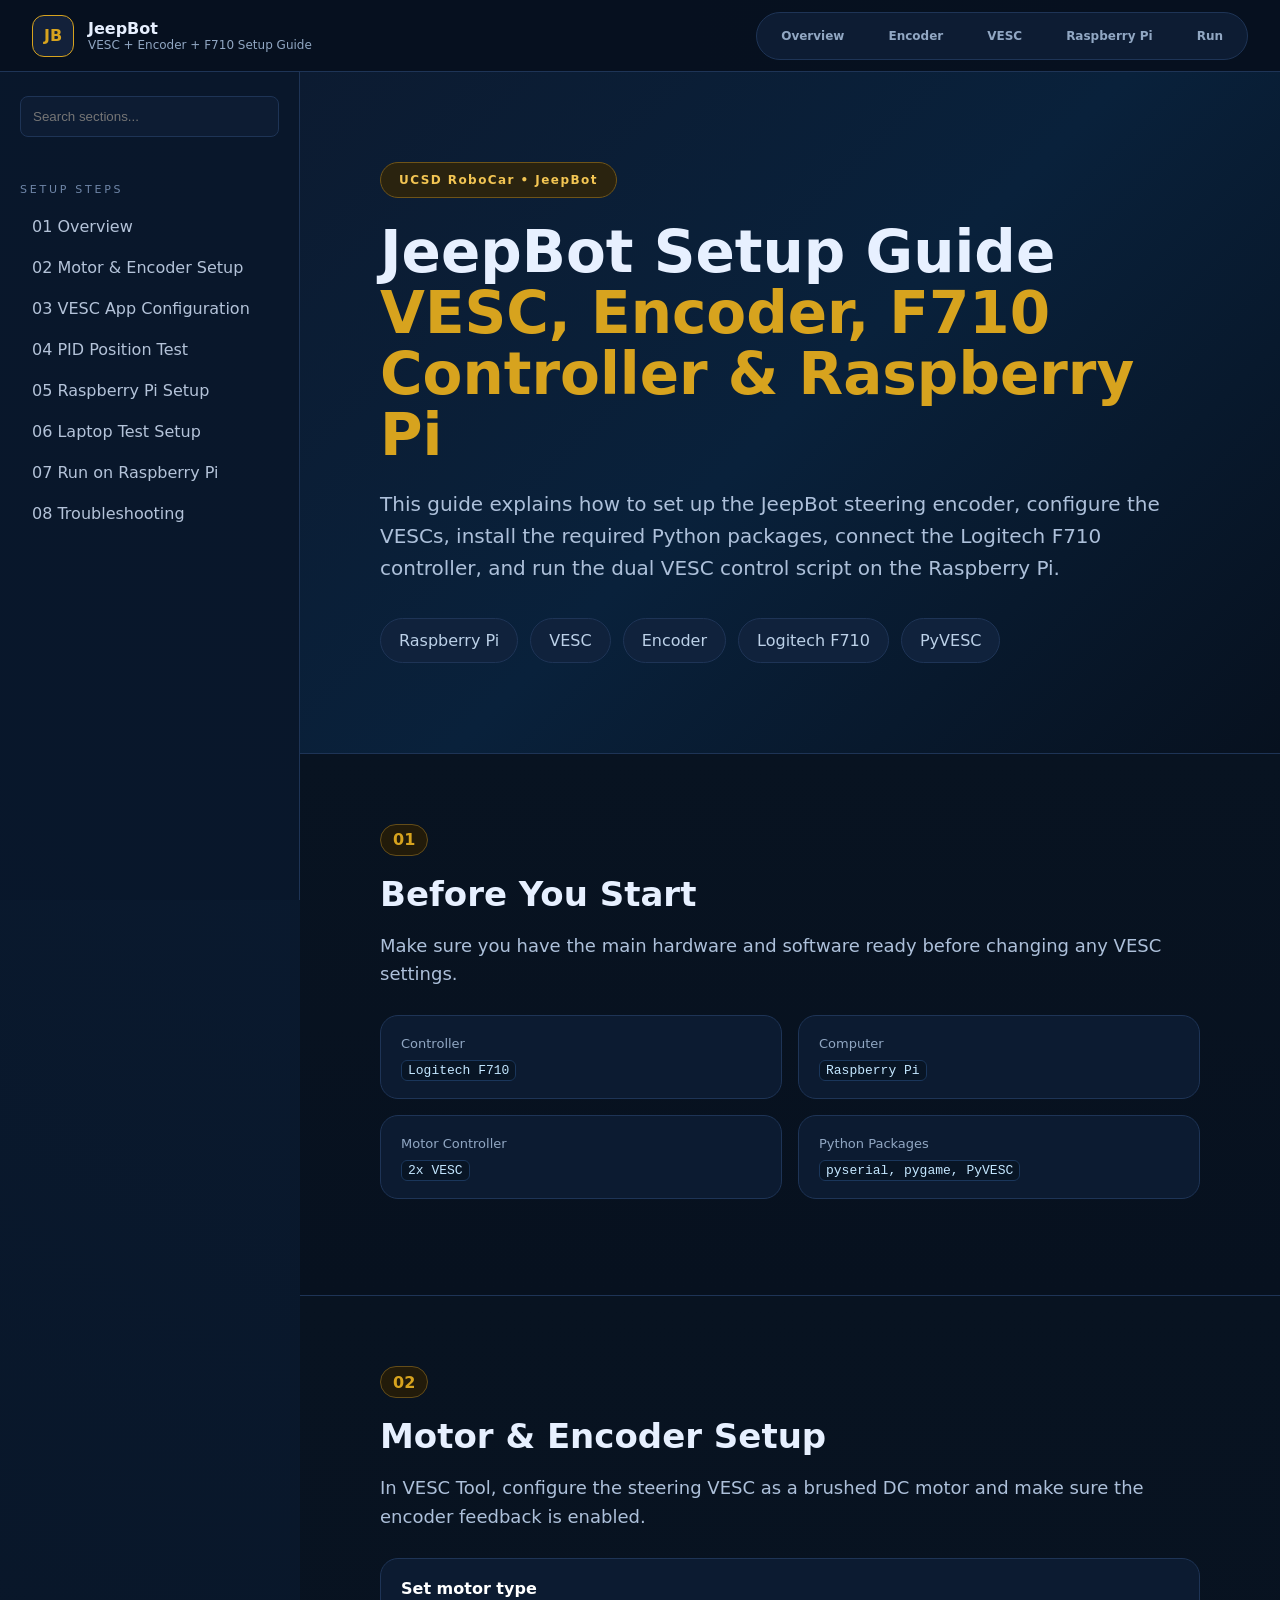
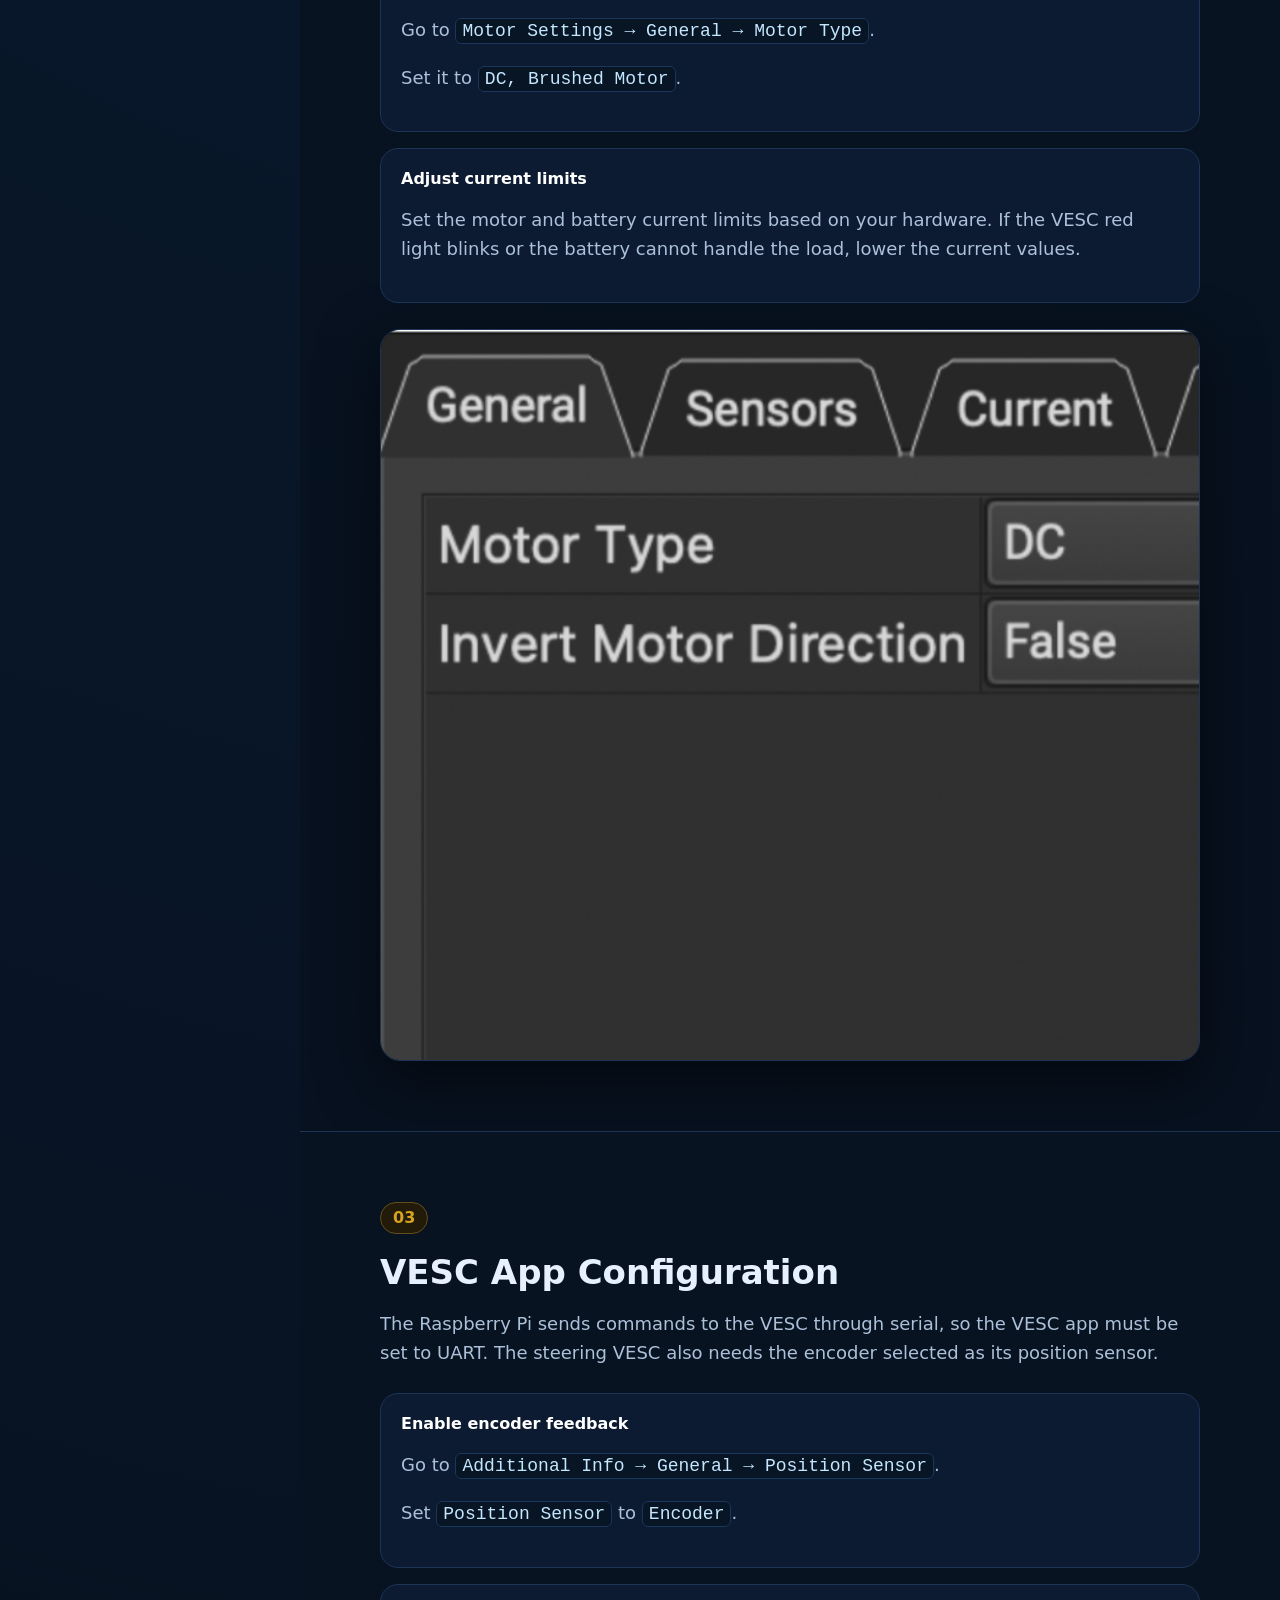
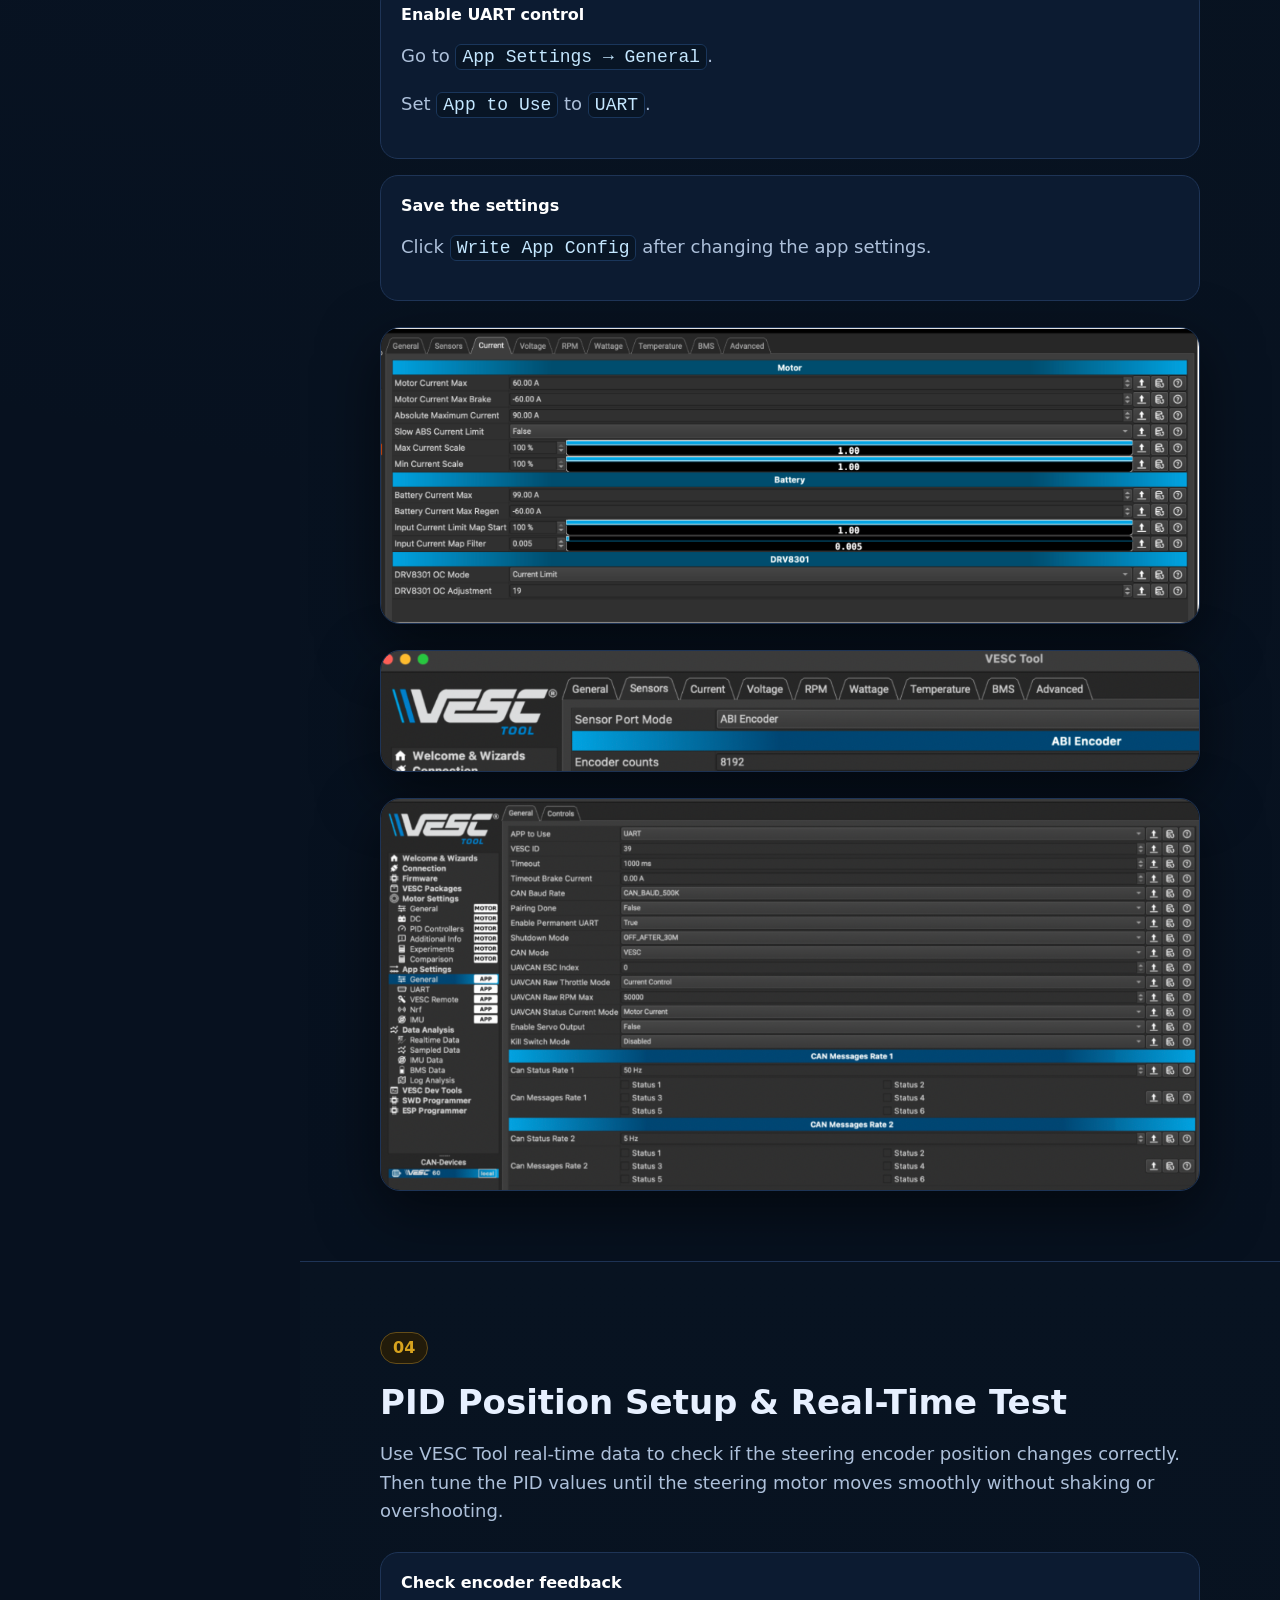
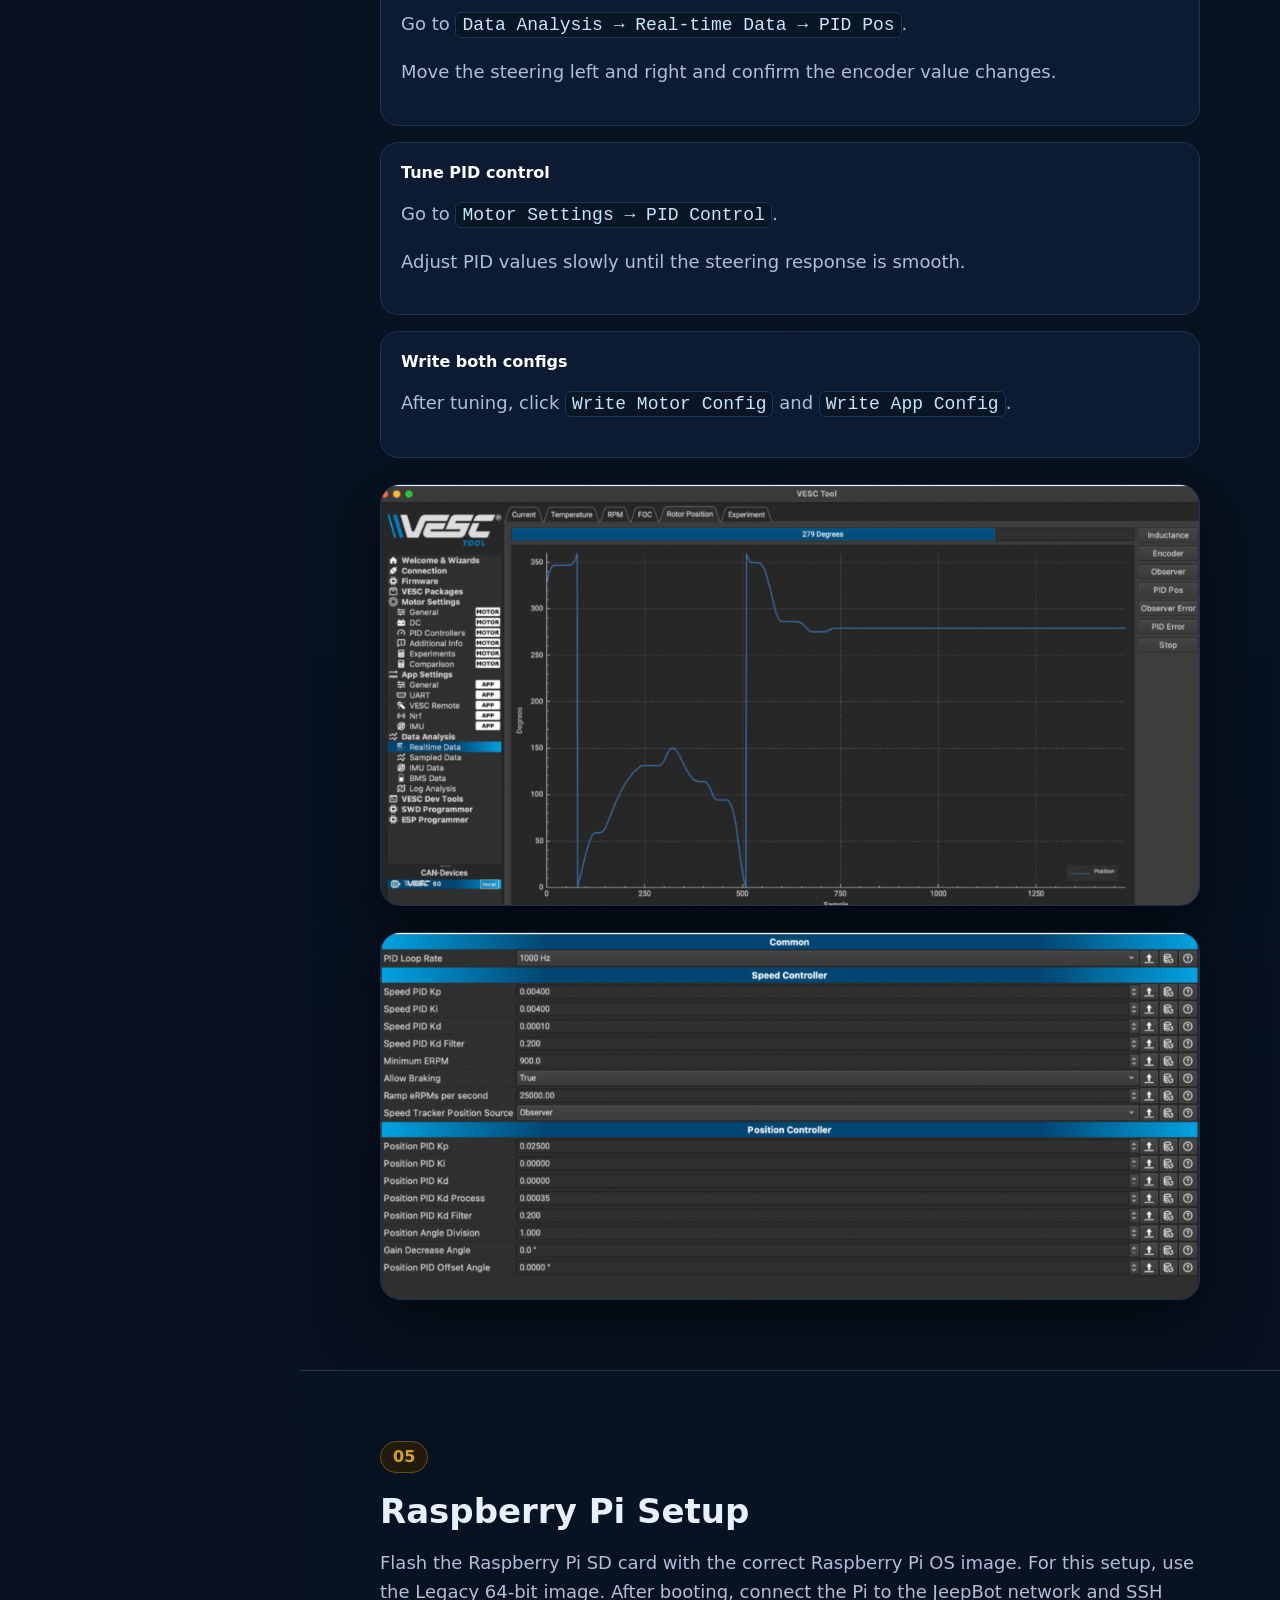
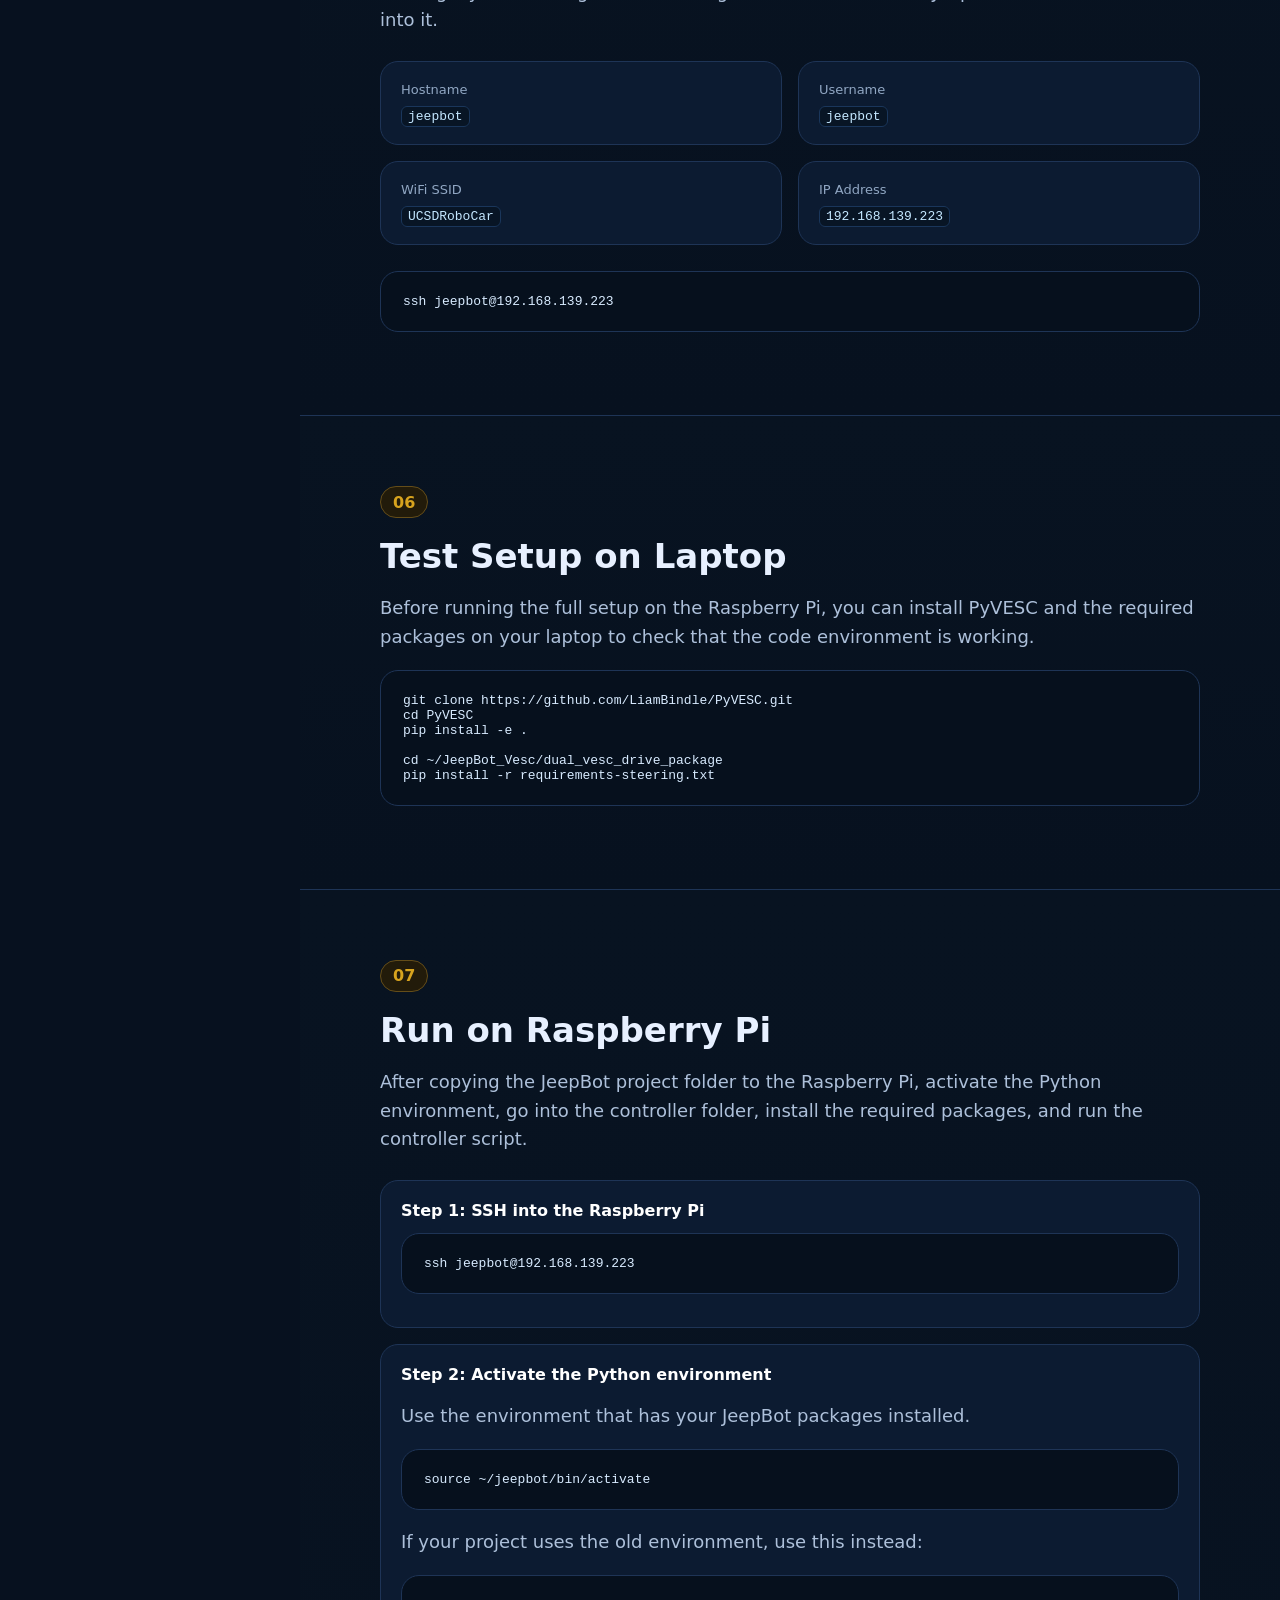
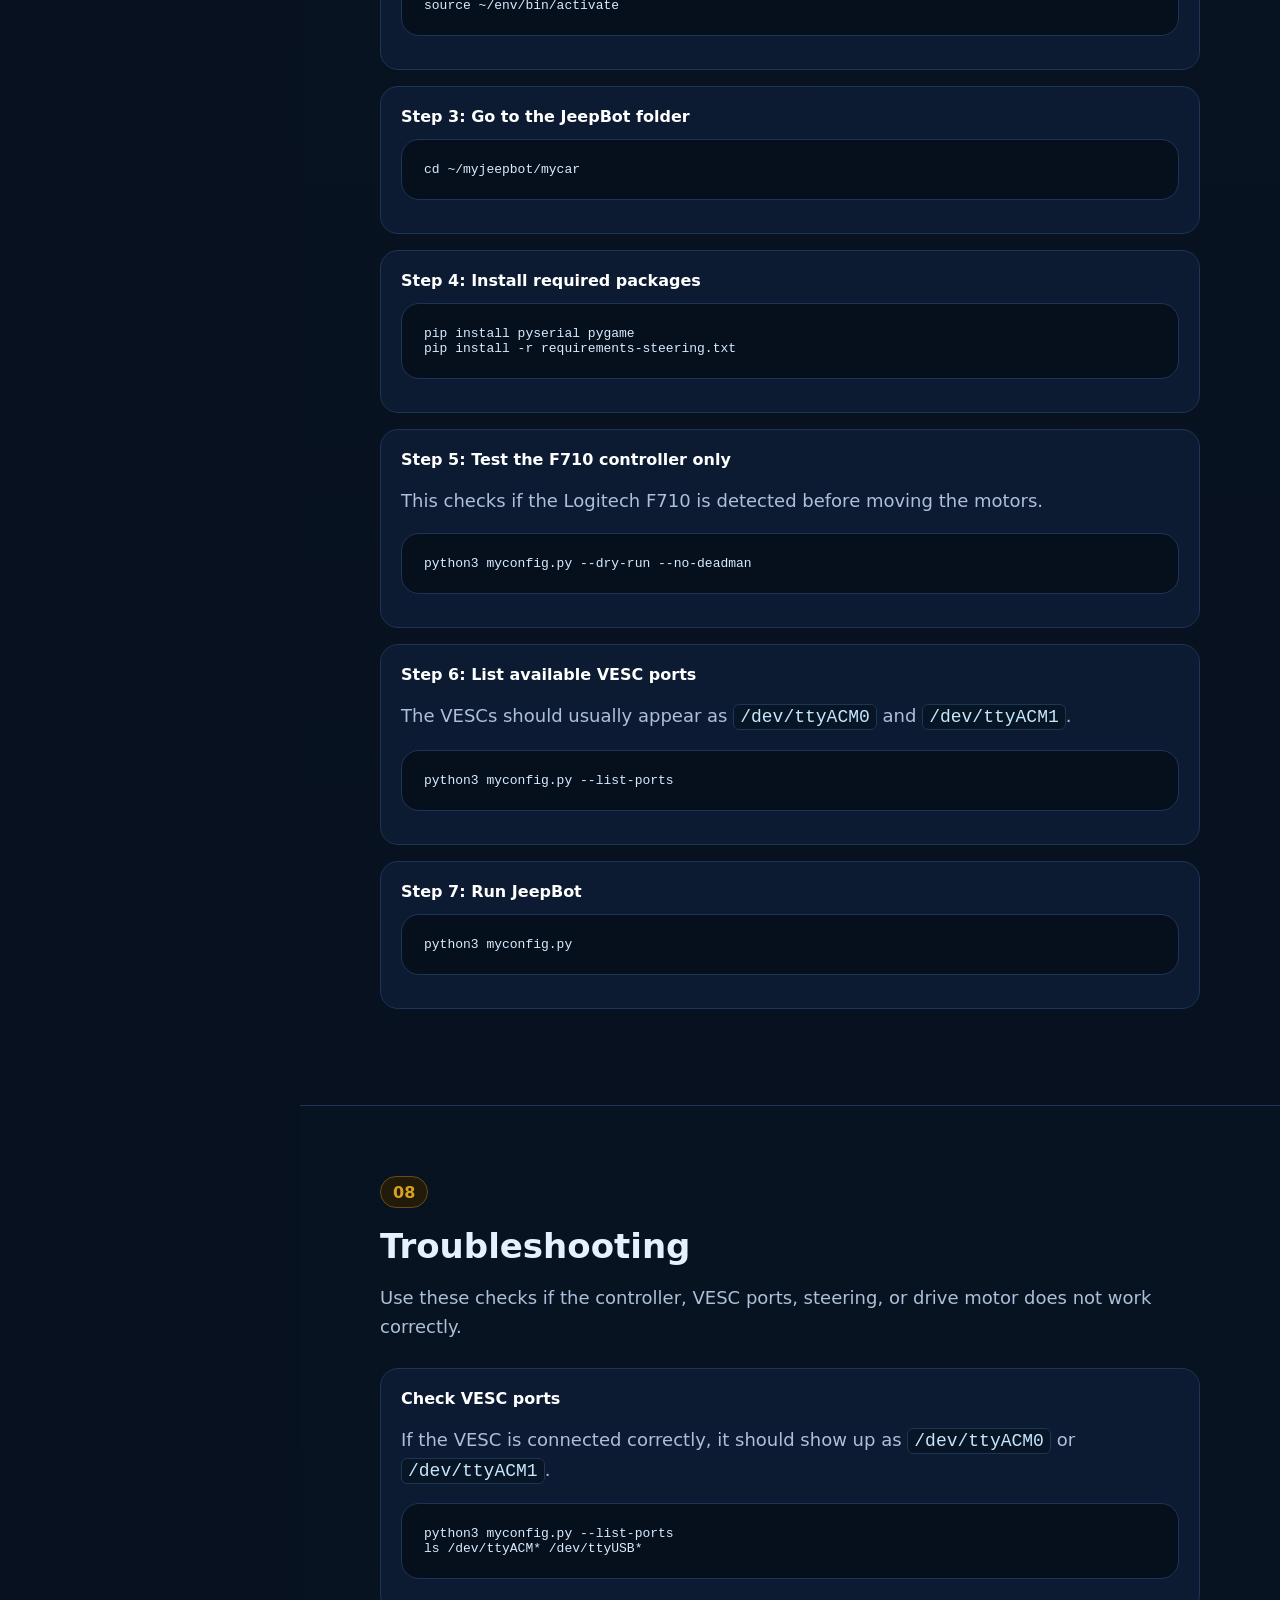
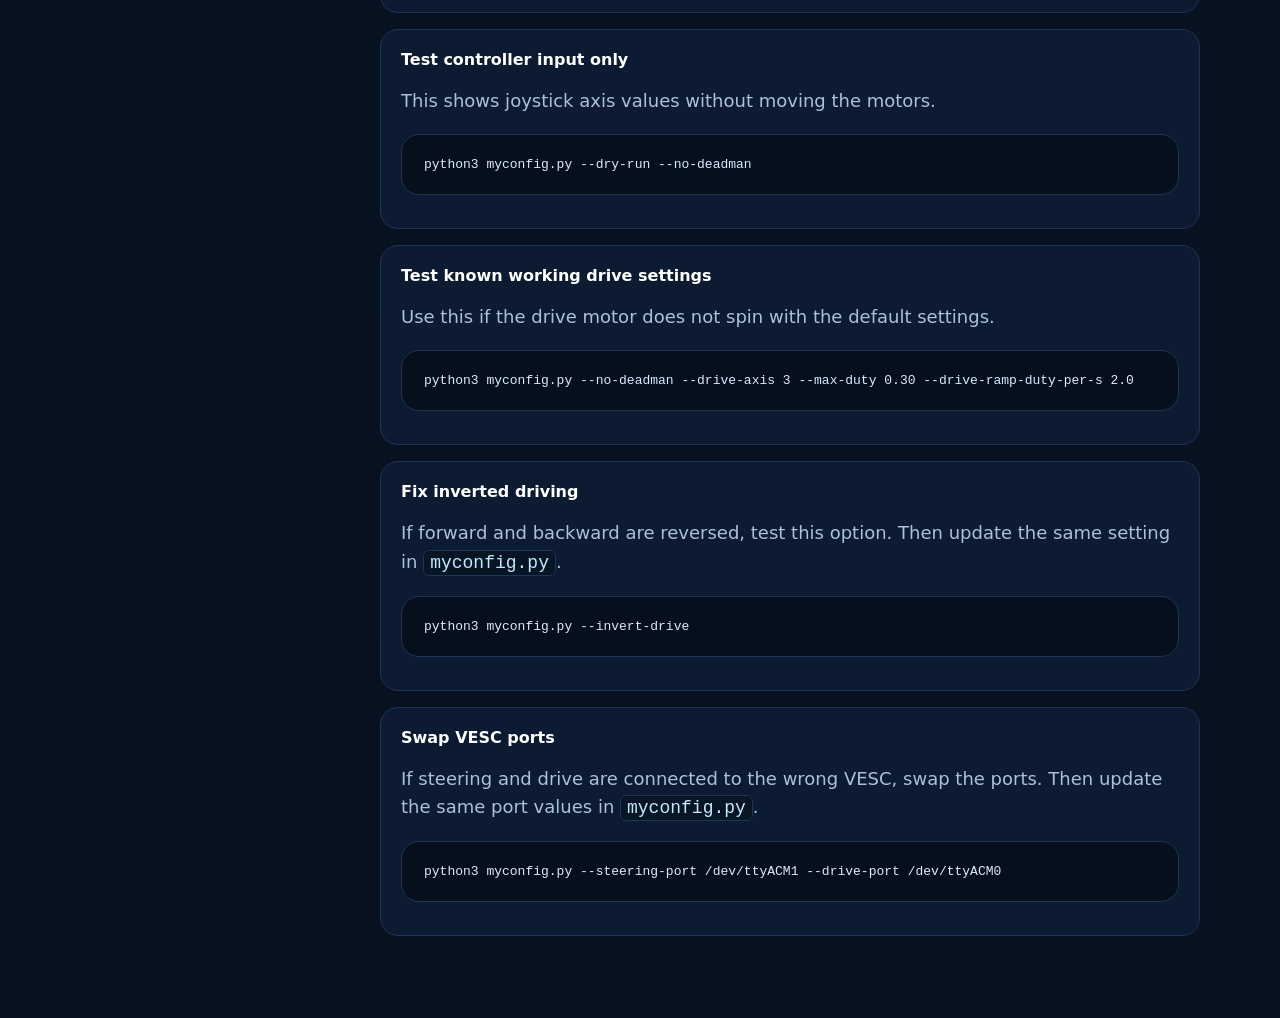
<file: docs/index.html>
<!DOCTYPE html>
<html lang="en">
<head>
  <meta charset="UTF-8" />
  <meta name="viewport" content="width=device-width, initial-scale=1.0" />
  <title>JeepBot Setup Guide</title>
  <link rel="stylesheet" href="style.css" />
</head>

<body>
  <!-- Top Navigation -->
  <header class="topbar">
    <div class="brand">
      <div class="logo">JB</div>
      <div>
        <strong>JeepBot</strong>
        <span>VESC + Encoder + F710 Setup Guide</span>
      </div>
    </div>

    <nav>
      <a href="#overview">Overview</a>
      <a href="#encoder">Encoder</a>
      <a href="#vesc">VESC</a>
      <a href="#pi">Raspberry Pi</a>
      <a href="#run">Run</a>
    </nav>
  </header>

  <!-- Sidebar -->
  <aside class="sidebar">
    <input id="search" placeholder="Search sections..." />

    <p class="side-label">Setup Steps</p>
    <a href="#overview">01 Overview</a>
    <a href="#encoder">02 Motor & Encoder Setup</a>
    <a href="#vesc">03 VESC App Configuration</a>
    <a href="#pid">04 PID Position Test</a>
    <a href="#pi">05 Raspberry Pi Setup</a>
    <a href="#laptop">06 Laptop Test Setup</a>
    <a href="#run">07 Run on Raspberry Pi</a>
    <a href="#troubleshoot">08 Troubleshooting</a>
  </aside>

  <main>
    <!-- Hero / Overview -->
    <section class="hero" id="overview">
      <div class="badge">UCSD RoboCar • JeepBot</div>

      <h1>
        JeepBot Setup Guide<br />
        <span>VESC, Encoder, F710 Controller & Raspberry Pi</span>
      </h1>

      <p class="lead">
        This guide explains how to set up the JeepBot steering encoder, configure the VESCs,
        install the required Python packages, connect the Logitech F710 controller, and run the
        dual VESC control script on the Raspberry Pi.
      </p>

      <div class="chips">
        <span>Raspberry Pi</span>
        <span>VESC</span>
        <span>Encoder</span>
        <span>Logitech F710</span>
        <span>PyVESC</span>
      </div>
    </section>

    <!-- Requirements -->
    <section class="card" id="requirements">
      <div class="num">01</div>
      <h2>Before You Start</h2>
      <p>Make sure you have the main hardware and software ready before changing any VESC settings.</p>

      <div class="grid two">
        <div class="info"><span>Controller</span><code>Logitech F710</code></div>
        <div class="info"><span>Computer</span><code>Raspberry Pi</code></div>
        <div class="info"><span>Motor Controller</span><code>2x VESC</code></div>
        <div class="info"><span>Python Packages</span><code>pyserial, pygame, PyVESC</code></div>
      </div>
    </section>

    <!-- Encoder / Motor Setup -->
    <section class="card" id="encoder">
      <div class="num">02</div>
      <h2>Motor & Encoder Setup</h2>
      <p>
        In VESC Tool, configure the steering VESC as a brushed DC motor and make sure the encoder
        feedback is enabled.
      </p>

      <div class="steps">
        <div>
          <strong>Set motor type</strong>
          <p>Go to <code>Motor Settings → General → Motor Type</code>.</p>
          <p>Set it to <code>DC, Brushed Motor</code>.</p>
        </div>

        <div>
          <strong>Adjust current limits</strong>
          <p>
            Set the motor and battery current limits based on your hardware. If the VESC red light
            blinks or the battery cannot handle the load, lower the current values.
          </p>
        </div>
      </div>

      <img src="assets/setup1.png" alt="VESC Tool motor type and current settings" />
    </section>

    <!-- VESC App Config -->
    <section class="card" id="vesc">
      <div class="num">03</div>
      <h2>VESC App Configuration</h2>
      <p>
        The Raspberry Pi sends commands to the VESC through serial, so the VESC app must be set to
        UART. The steering VESC also needs the encoder selected as its position sensor.
      </p>

      <div class="steps">
        <div>
          <strong>Enable encoder feedback</strong>
          <p>Go to <code>Additional Info → General → Position Sensor</code>.</p>
          <p>Set <code>Position Sensor</code> to <code>Encoder</code>.</p>
        </div>

        <div>
          <strong>Enable UART control</strong>
          <p>Go to <code>App Settings → General</code>.</p>
          <p>Set <code>App to Use</code> to <code>UART</code>.</p>
        </div>

        <div>
          <strong>Save the settings</strong>
          <p>Click <code>Write App Config</code> after changing the app settings.</p>
        </div>
      </div>

      <img src="assets/setup2.png" alt="Encoder and UART VESC Tool setup" />
      <img src="assets/setup3.png" alt="PID position real time data and PID tuning settings" />
      <img src="assets/setup4.png" alt="Raspberry Pi setup config and laptop install notes" />
    </section>

    <!-- PID Setup -->
    <section class="card" id="pid">
      <div class="num">04</div>
      <h2>PID Position Setup & Real-Time Test</h2>
      <p>
        Use VESC Tool real-time data to check if the steering encoder position changes correctly.
        Then tune the PID values until the steering motor moves smoothly without shaking or overshooting.
      </p>

      <div class="steps">
        <div>
          <strong>Check encoder feedback</strong>
          <p>Go to <code>Data Analysis → Real-time Data → PID Pos</code>.</p>
          <p>Move the steering left and right and confirm the encoder value changes.</p>
        </div>

        <div>
          <strong>Tune PID control</strong>
          <p>Go to <code>Motor Settings → PID Control</code>.</p>
          <p>Adjust PID values slowly until the steering response is smooth.</p>
        </div>

        <div>
          <strong>Write both configs</strong>
          <p>After tuning, click <code>Write Motor Config</code> and <code>Write App Config</code>.</p>
        </div>
      </div>

      <img src="assets/setup5.png" alt="PID position test in VESC Tool" />
      <img src="assets/setup6.png" alt="PID tuning and motor config settings" />
    </section>

    <!-- Raspberry Pi Setup -->
    <section class="card" id="pi">
      <div class="num">05</div>
      <h2>Raspberry Pi Setup</h2>
      <p>
        Flash the Raspberry Pi SD card with the correct Raspberry Pi OS image. For this setup, use
        the Legacy 64-bit image. After booting, connect the Pi to the JeepBot network and SSH into it.
      </p>

      <div class="grid two">
        <div class="info"><span>Hostname</span><code>jeepbot</code></div>
        <div class="info"><span>Username</span><code>jeepbot</code></div>
        <div class="info"><span>WiFi SSID</span><code>UCSDRoboCar</code></div>
        <div class="info"><span>IP Address</span><code>192.168.139.223</code></div>
      </div>

      <pre><code>ssh jeepbot@192.168.139.223</code></pre>
    </section>

    <!-- Laptop Setup -->
    <section class="card" id="laptop">
      <div class="num">06</div>
      <h2>Test Setup on Laptop</h2>
      <p>
        Before running the full setup on the Raspberry Pi, you can install PyVESC and the required
        packages on your laptop to check that the code environment is working.
      </p>

      <pre><code>git clone https://github.com/LiamBindle/PyVESC.git
cd PyVESC
pip install -e .

cd ~/JeepBot_Vesc/dual_vesc_drive_package
pip install -r requirements-steering.txt</code></pre>
    </section>

    <!-- Run on Raspberry Pi -->
    <section class="card" id="run">
      <div class="num">07</div>
      <h2>Run on Raspberry Pi</h2>
      <p>
        After copying the JeepBot project folder to the Raspberry Pi, activate the Python environment,
        go into the controller folder, install the required packages, and run the controller script.
      </p>

      <div class="steps">
        <div>
          <strong>Step 1: SSH into the Raspberry Pi</strong>
          <pre><code>ssh jeepbot@192.168.139.223</code></pre>
        </div>

        <div>
          <strong>Step 2: Activate the Python environment</strong>
          <p>Use the environment that has your JeepBot packages installed.</p>
          <pre><code>source ~/jeepbot/bin/activate</code></pre>
          <p>If your project uses the old environment, use this instead:</p>
          <pre><code>source ~/env/bin/activate</code></pre>
        </div>

        <div>
          <strong>Step 3: Go to the JeepBot folder</strong>
          <pre><code>cd ~/myjeepbot/mycar</code></pre>
        </div>

        <div>
          <strong>Step 4: Install required packages</strong>
          <pre><code>pip install pyserial pygame
pip install -r requirements-steering.txt</code></pre>
        </div>

        <div>
          <strong>Step 5: Test the F710 controller only</strong>
          <p>This checks if the Logitech F710 is detected before moving the motors.</p>
          <pre><code>python3 myconfig.py --dry-run --no-deadman</code></pre>
        </div>

        <div>
          <strong>Step 6: List available VESC ports</strong>
          <p>The VESCs should usually appear as <code>/dev/ttyACM0</code> and <code>/dev/ttyACM1</code>.</p>
          <pre><code>python3 myconfig.py --list-ports</code></pre>
        </div>

        <div>
          <strong>Step 7: Run JeepBot</strong>
          <pre><code>python3 myconfig.py</code></pre>
        </div>
      </div>
    </section>

    <!-- Troubleshooting -->
    <section class="card" id="troubleshoot">
      <div class="num">08</div>
      <h2>Troubleshooting</h2>
      <p>
        Use these checks if the controller, VESC ports, steering, or drive motor does not work correctly.
      </p>

      <div class="steps">
        <div>
          <strong>Check VESC ports</strong>
          <p>If the VESC is connected correctly, it should show up as <code>/dev/ttyACM0</code> or <code>/dev/ttyACM1</code>.</p>
          <pre><code>python3 myconfig.py --list-ports
ls /dev/ttyACM* /dev/ttyUSB*</code></pre>
        </div>

        <div>
          <strong>Test controller input only</strong>
          <p>This shows joystick axis values without moving the motors.</p>
          <pre><code>python3 myconfig.py --dry-run --no-deadman</code></pre>
        </div>

        <div>
          <strong>Test known working drive settings</strong>
          <p>Use this if the drive motor does not spin with the default settings.</p>
          <pre><code>python3 myconfig.py --no-deadman --drive-axis 3 --max-duty 0.30 --drive-ramp-duty-per-s 2.0</code></pre>
        </div>

        <div>
          <strong>Fix inverted driving</strong>
          <p>If forward and backward are reversed, test this option. Then update the same setting in <code>myconfig.py</code>.</p>
          <pre><code>python3 myconfig.py --invert-drive</code></pre>
        </div>

        <div>
          <strong>Swap VESC ports</strong>
          <p>If steering and drive are connected to the wrong VESC, swap the ports. Then update the same port values in <code>myconfig.py</code>.</p>
          <pre><code>python3 myconfig.py --steering-port /dev/ttyACM1 --drive-port /dev/ttyACM0</code></pre>
        </div>
      </div>
    </section>
  </main>

  <script src="script.js"></script>
</body>
</html>
</file>
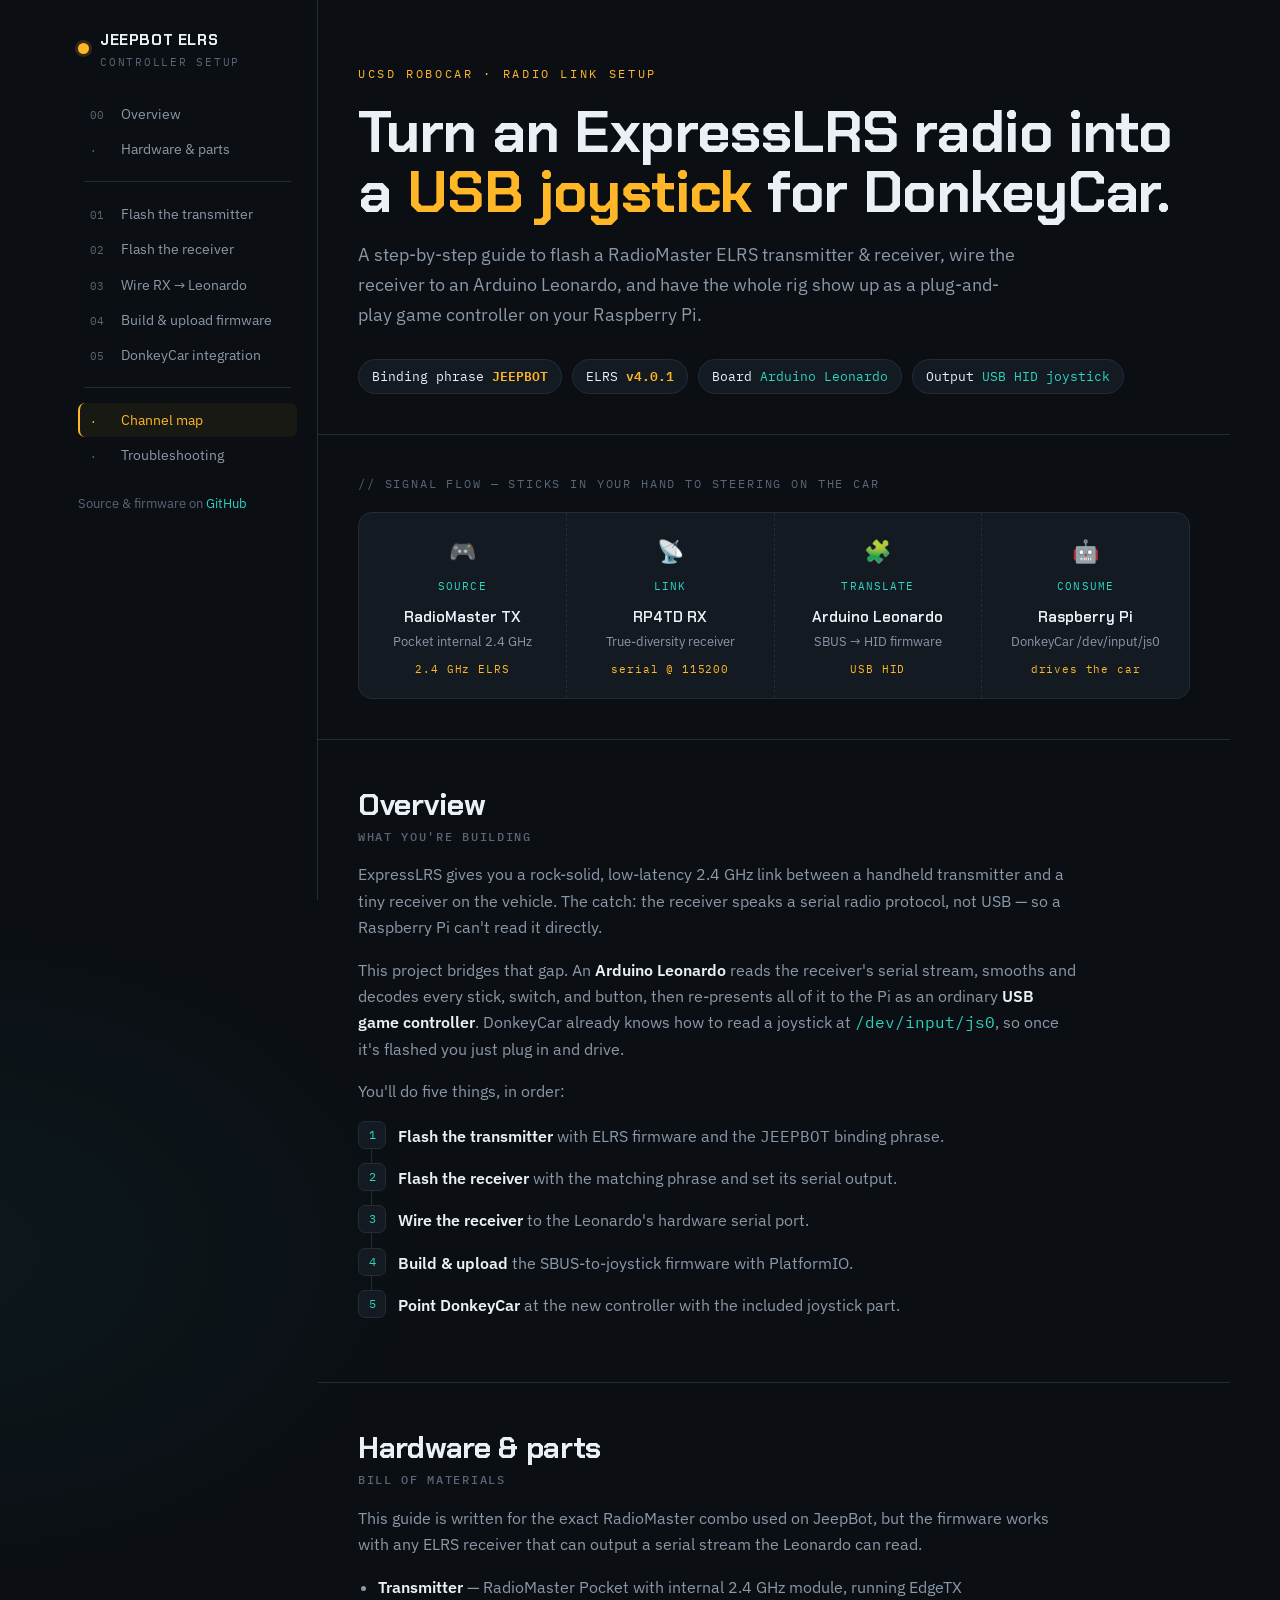
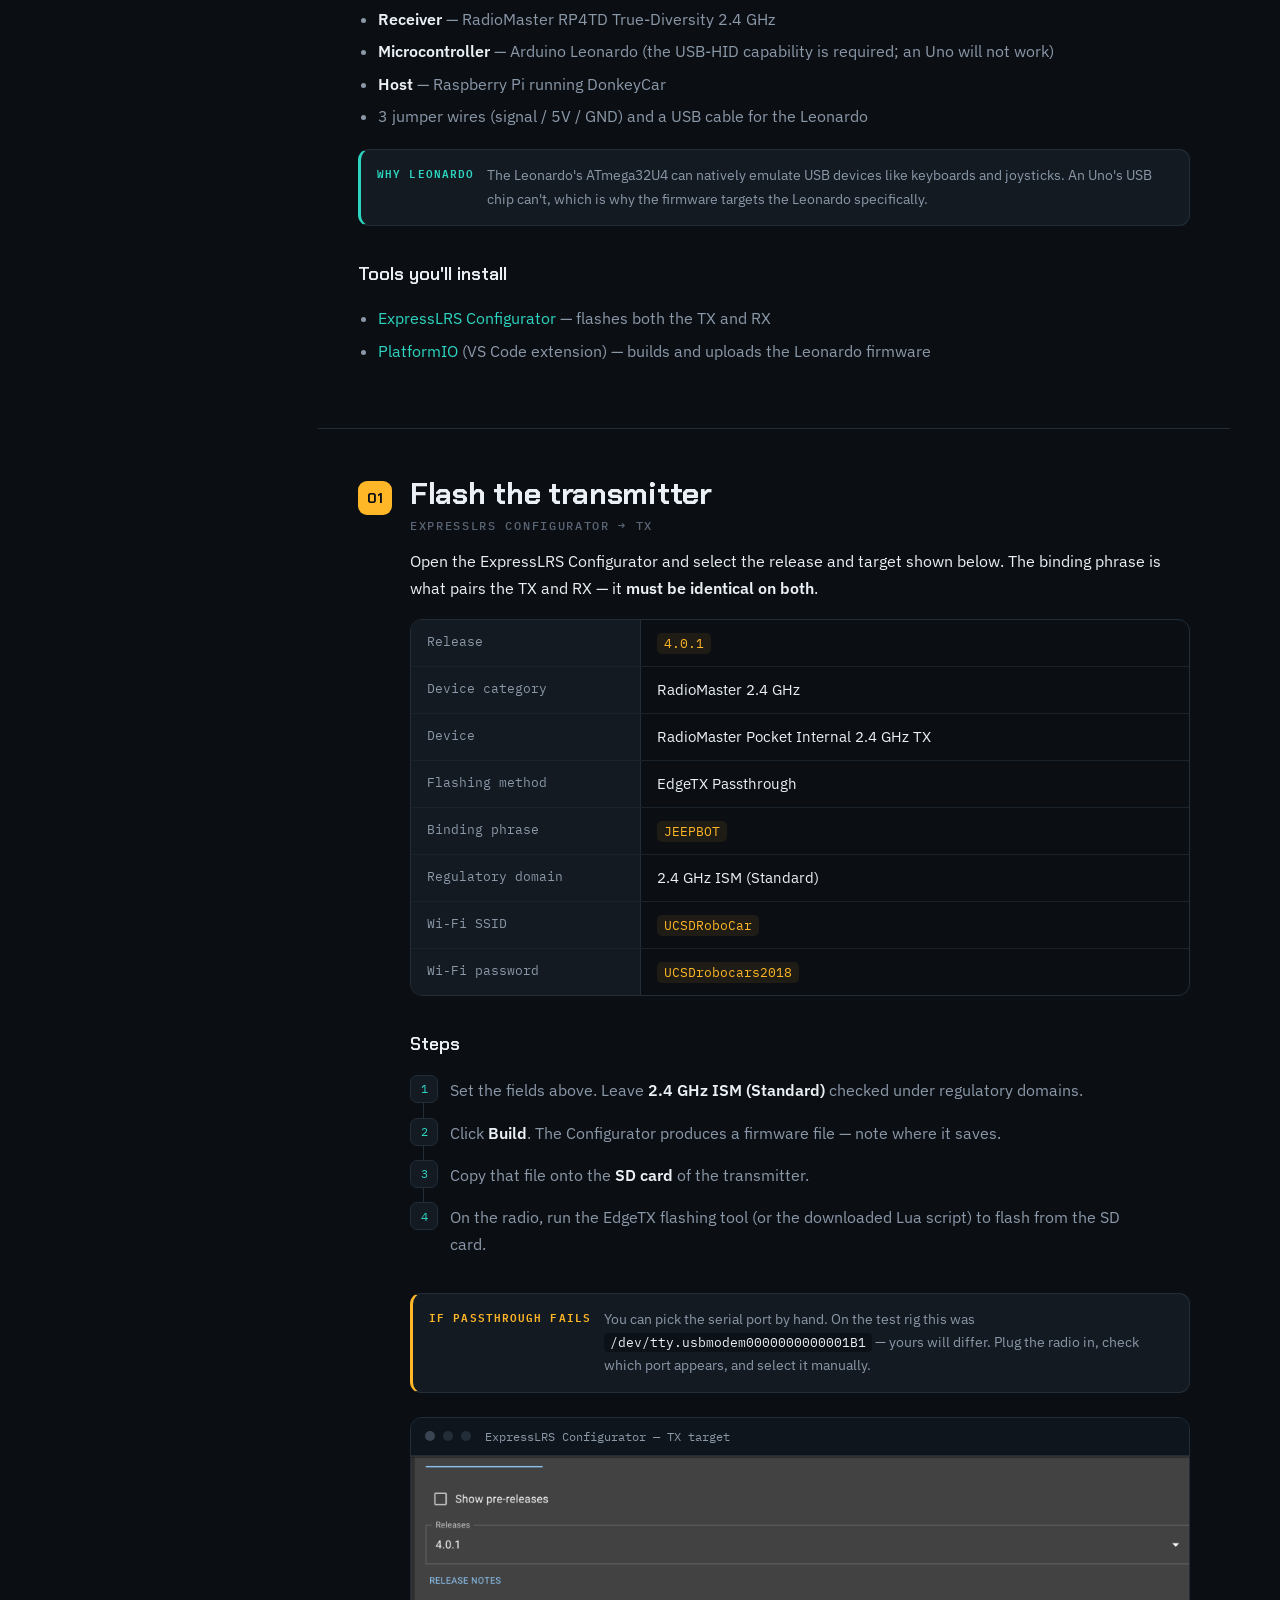
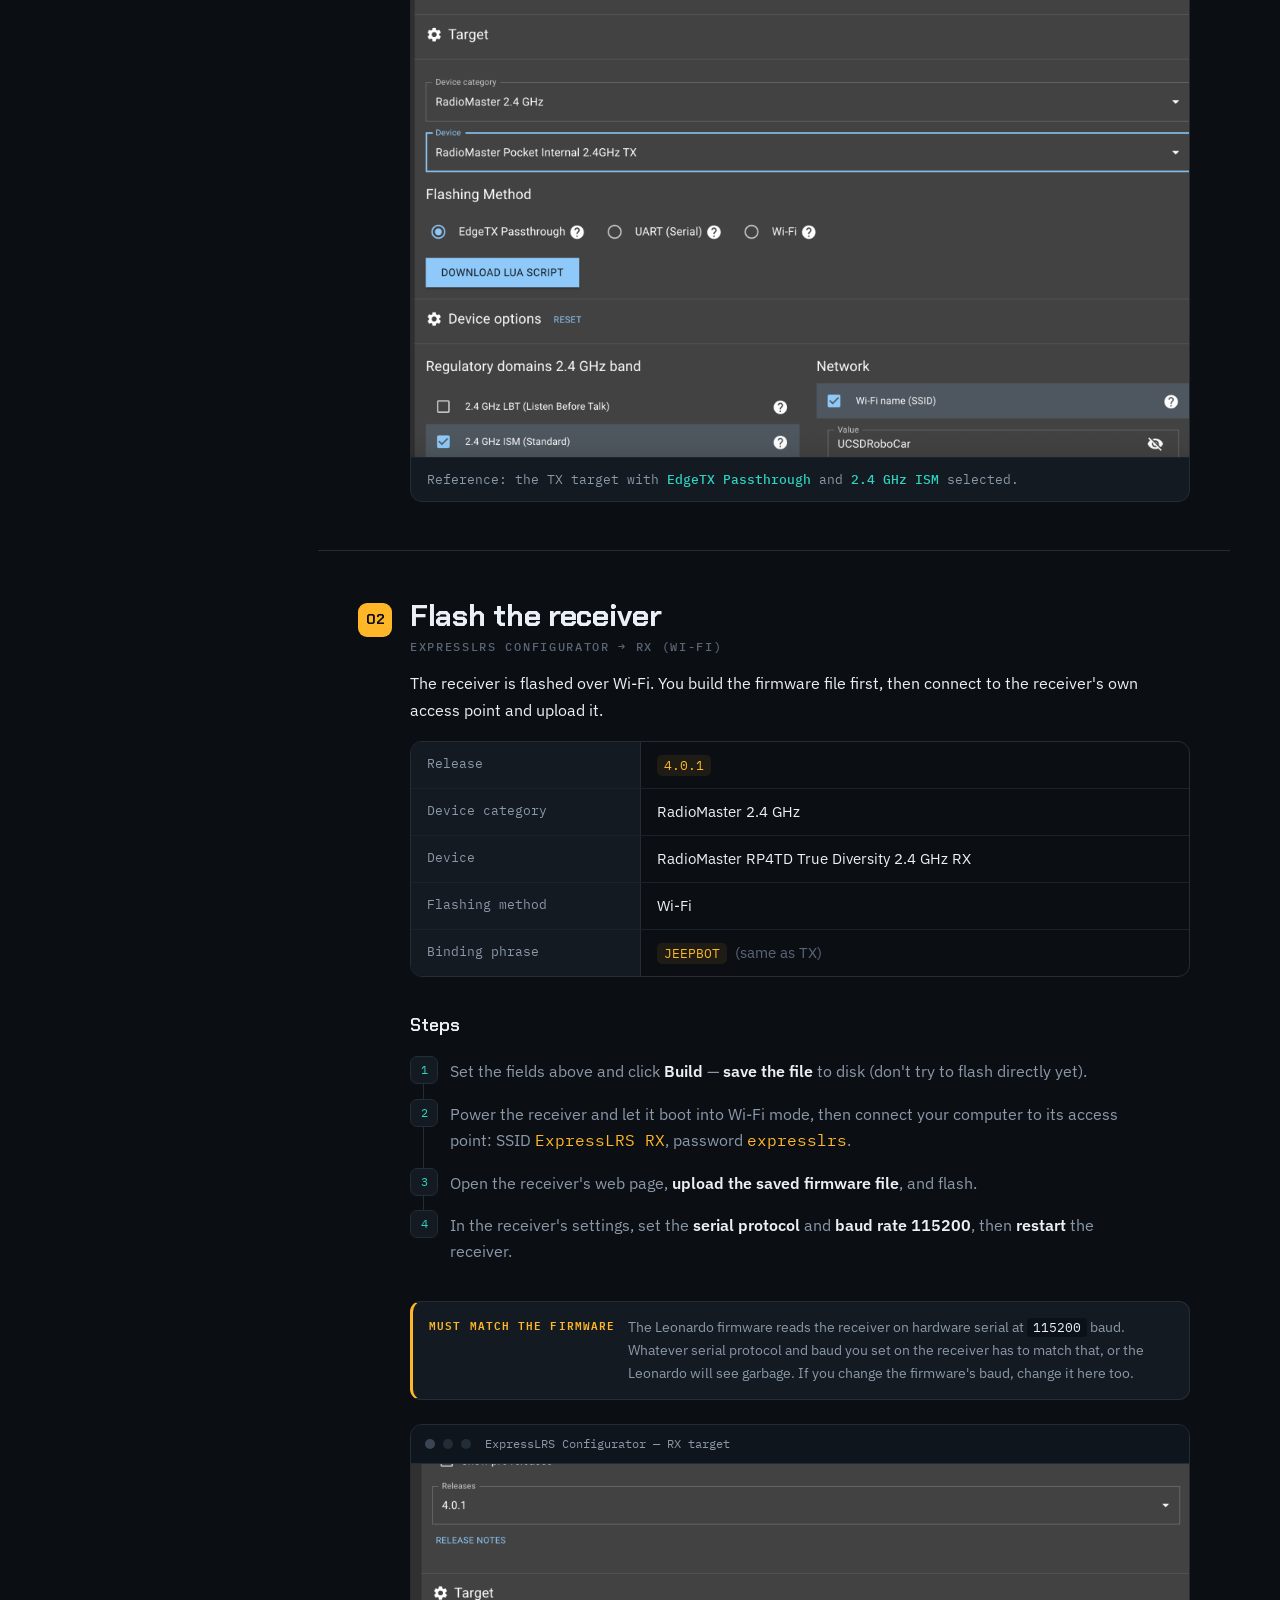
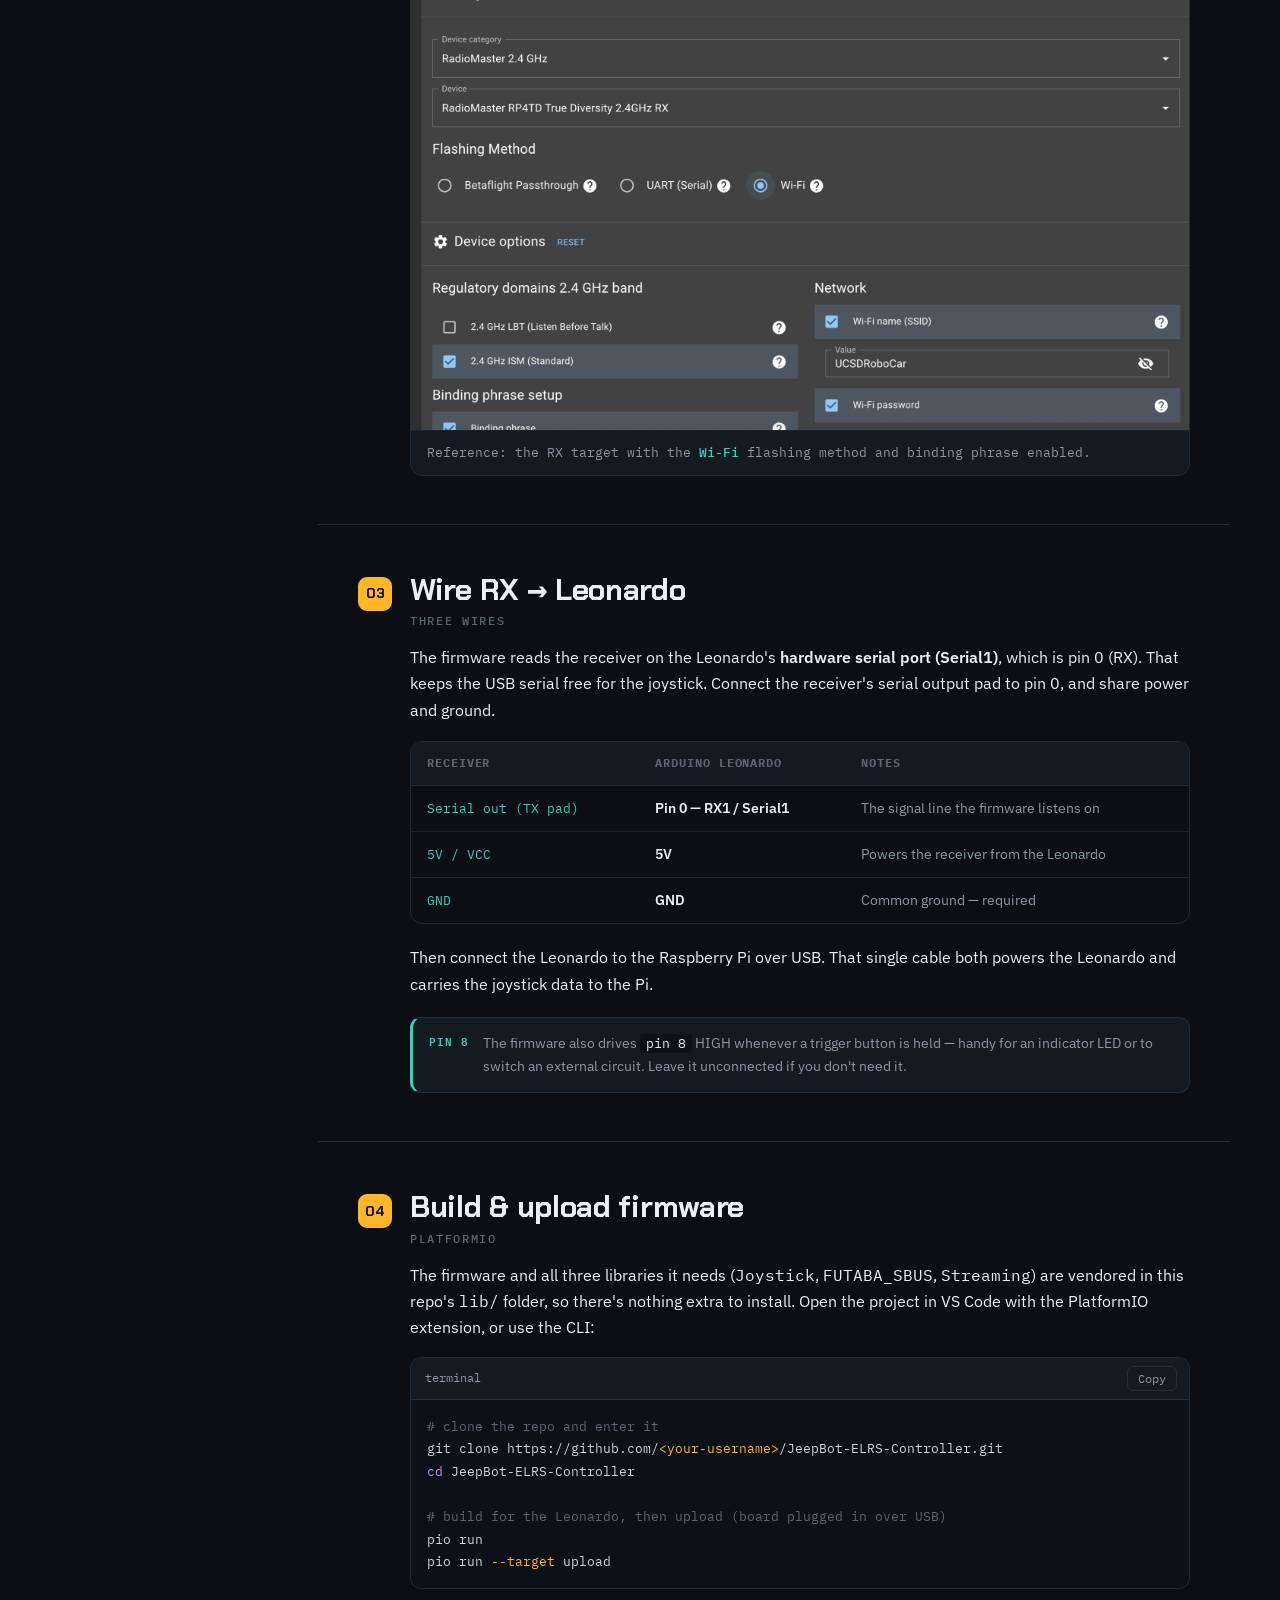
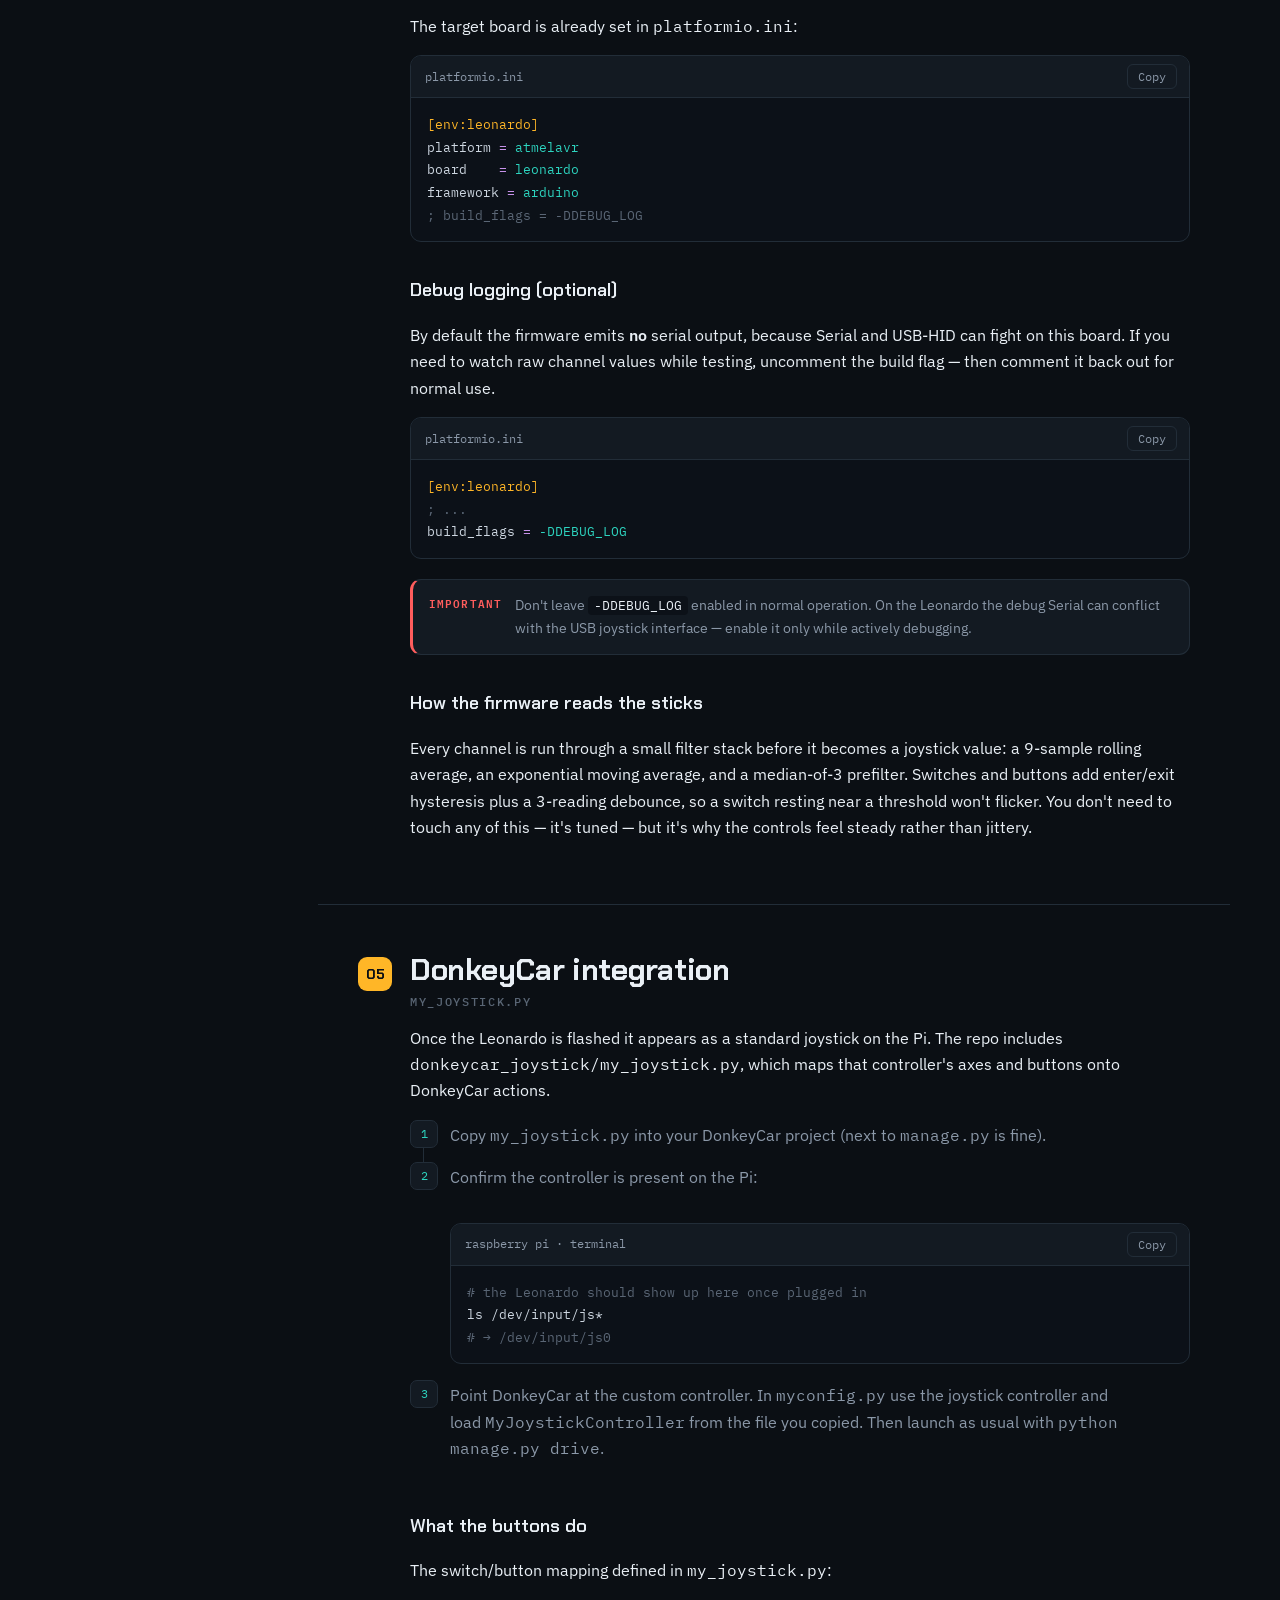
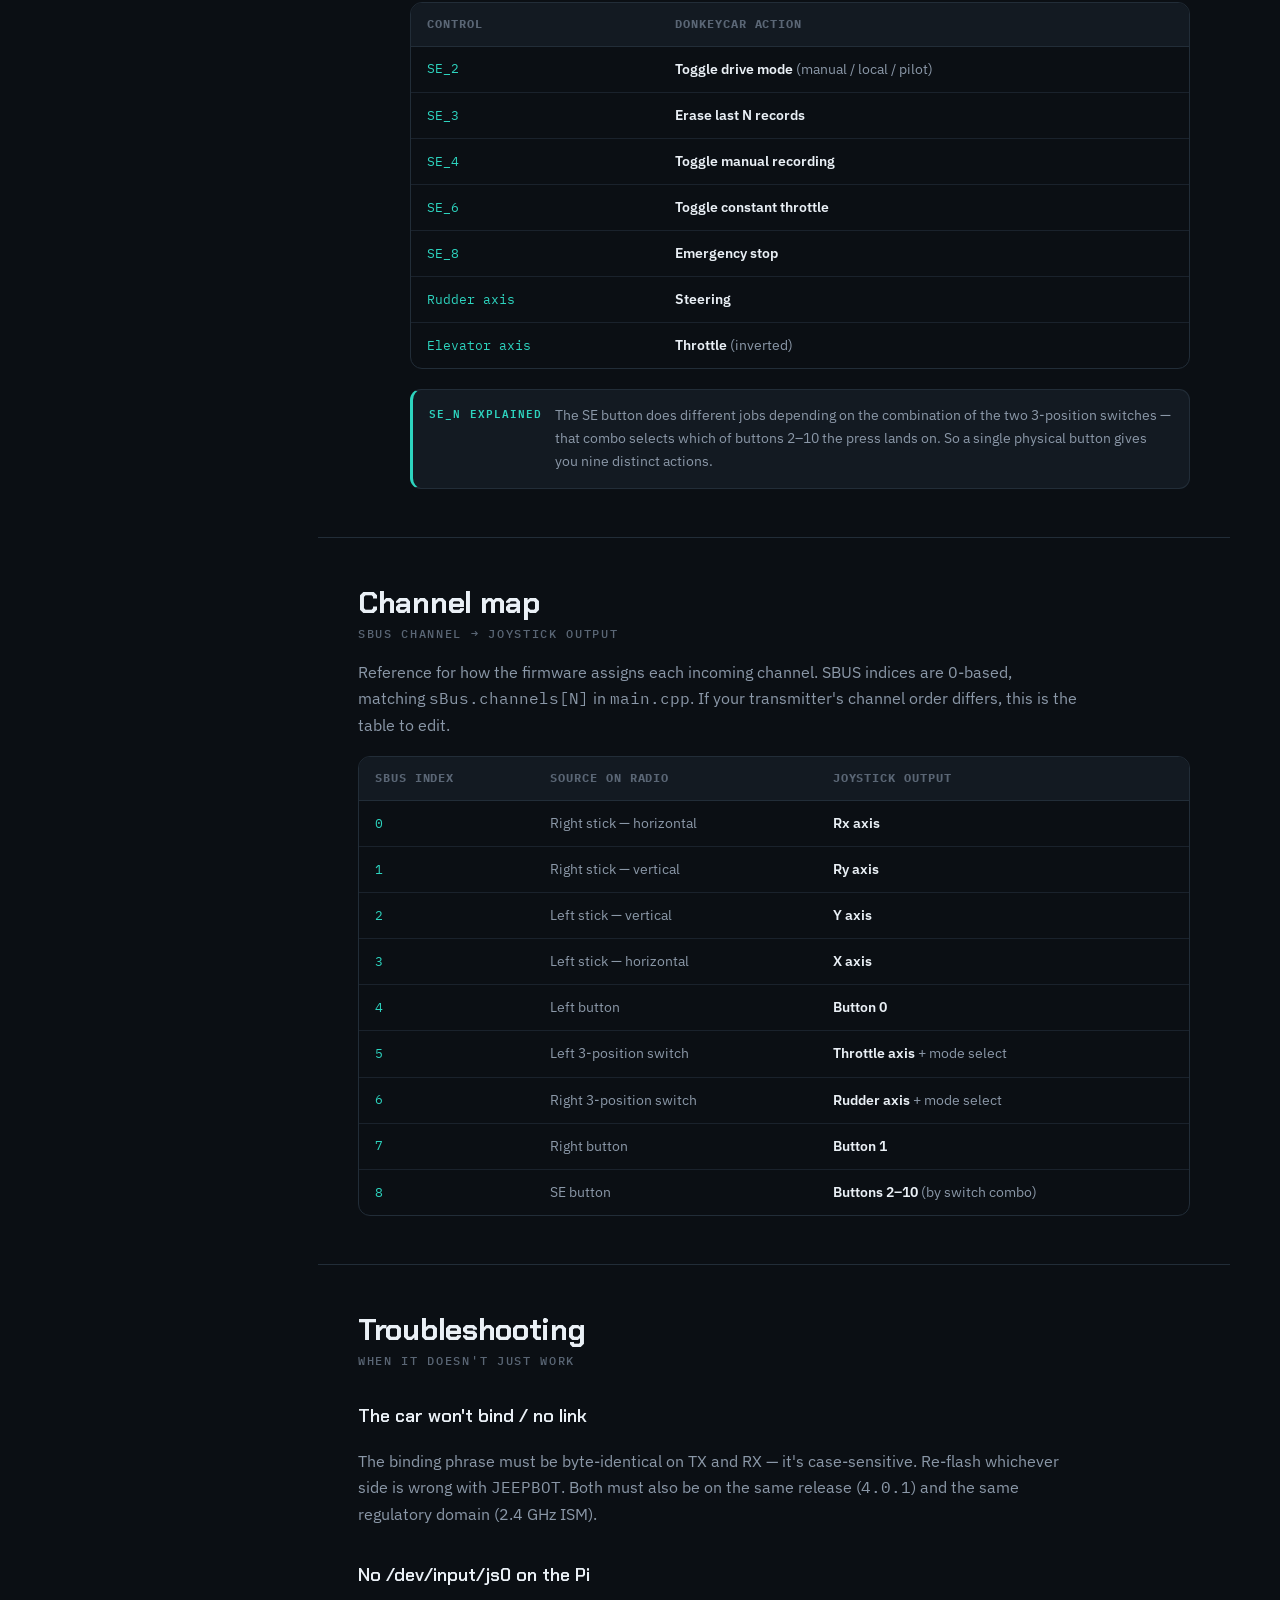
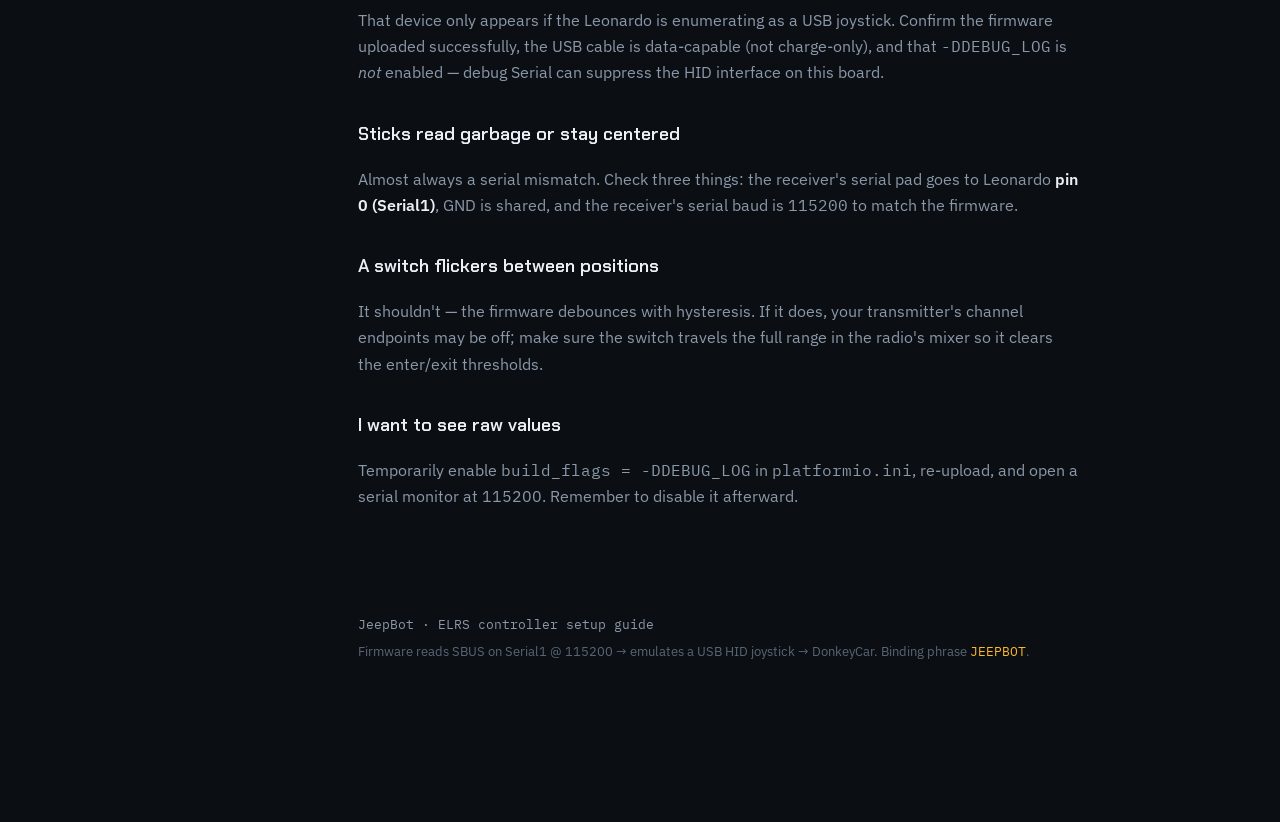
<file: docs/elrs_controller/docs/index.html>
<!DOCTYPE html>
<html lang="en">
<head>
<meta charset="UTF-8" />
<meta name="viewport" content="width=device-width, initial-scale=1.0" />
<title>JeepBot ELRS Controller — Setup Guide</title>
<meta name="description" content="Flash a RadioMaster ExpressLRS TX/RX pair and turn an Arduino Leonardo into a USB joystick for DonkeyCar." />
<link rel="preconnect" href="https://fonts.googleapis.com" />
<link rel="preconnect" href="https://fonts.gstatic.com" crossorigin />
<link href="https://fonts.googleapis.com/css2?family=Chakra+Petch:wght@500;600;700&family=IBM+Plex+Mono:wght@400;500;600&family=IBM+Plex+Sans:wght@400;500;600&display=swap" rel="stylesheet" />
<style>
  :root{
    --bg:#0B0F14;
    --surface:#131A22;
    --raised:#182230;
    --line:#222D38;
    --line-soft:#1A222C;
    --txt:#EAF0F6;
    --muted:#8B98A8;
    --faint:#5A6675;
    --sig:#FFB627;       /* transmitter amber */
    --sig-dim:#7a5a14;
    --data:#2DD4BF;      /* live signal cyan */
    --danger:#FF5D5D;
    --maxw:1180px;
    --nav:268px;
  }
  *{box-sizing:border-box}
  html{scroll-behavior:smooth}
  body{
    margin:0;background:var(--bg);color:var(--txt);
    font-family:"IBM Plex Sans",system-ui,sans-serif;
    font-size:16px;line-height:1.65;-webkit-font-smoothing:antialiased;
    background-image:
      radial-gradient(1100px 520px at 82% -8%, rgba(255,182,39,.07), transparent 60%),
      radial-gradient(900px 600px at -5% 12%, rgba(45,212,191,.05), transparent 55%);
  }
  a{color:var(--data);text-decoration:none}
  a:hover{text-decoration:underline}
  ::selection{background:rgba(255,182,39,.28)}
  code,kbd,pre,.mono{font-family:"IBM Plex Mono",ui-monospace,monospace}

  /* ---------- Layout shell ---------- */
  .wrap{max-width:var(--maxw);margin:0 auto;padding:0 28px}
  .shell{display:grid;grid-template-columns:var(--nav) 1fr;gap:0;max-width:var(--maxw);margin:0 auto}

  /* ---------- Sidebar ---------- */
  aside{
    position:sticky;top:0;height:100vh;align-self:start;
    border-right:1px solid var(--line);padding:26px 20px 26px 28px;overflow-y:auto;
  }
  .brand{display:flex;align-items:center;gap:11px;margin-bottom:6px}
  .brand .dot{width:11px;height:11px;border-radius:50%;background:var(--sig);
    box-shadow:0 0 0 3px rgba(255,182,39,.16);flex:0 0 auto}
  .brand b{font-family:"Chakra Petch";font-weight:700;letter-spacing:.04em;font-size:15px}
  .brand small{display:block;color:var(--faint);font-size:11px;letter-spacing:.16em;
    text-transform:uppercase;font-family:"IBM Plex Mono"}
  nav.toc{margin-top:26px;display:flex;flex-direction:column;gap:1px}
  nav.toc a{
    display:flex;align-items:baseline;gap:11px;color:var(--muted);
    padding:8px 10px;border-radius:7px;font-size:14px;line-height:1.3;
    border-left:2px solid transparent;text-decoration:none;transition:.15s;
  }
  nav.toc a .n{font-family:"IBM Plex Mono";font-size:11px;color:var(--faint);min-width:20px}
  nav.toc a:hover{background:var(--surface);color:var(--txt)}
  nav.toc a.active{color:var(--sig);border-left-color:var(--sig);background:rgba(255,182,39,.06)}
  nav.toc a.active .n{color:var(--sig)}
  .toc-sep{height:1px;background:var(--line);margin:14px 6px}
  aside .ghlink{margin-top:20px;font-size:12.5px;color:var(--faint)}

  /* ---------- Main column ---------- */
  main{min-width:0;padding:0 0 120px}
  .pad{padding:0 40px}
  section{scroll-margin-top:24px}

  /* ---------- Hero ---------- */
  header.hero{padding:64px 40px 40px;border-bottom:1px solid var(--line)}
  .eyebrow{font-family:"IBM Plex Mono";font-size:12px;letter-spacing:.22em;
    text-transform:uppercase;color:var(--sig);margin:0 0 18px}
  .hero h1{font-family:"Chakra Petch";font-weight:700;line-height:1.04;
    font-size:clamp(34px,5.2vw,58px);letter-spacing:-.01em;margin:0 0 18px}
  .hero h1 .acc{color:var(--sig)}
  .hero p.lede{font-size:18px;color:var(--muted);max-width:60ch;margin:0 0 30px}
  .meta-row{display:flex;flex-wrap:wrap;gap:10px;margin-top:8px}
  .chip{font-family:"IBM Plex Mono";font-size:12.5px;color:var(--txt);
    background:var(--surface);border:1px solid var(--line);border-radius:999px;
    padding:6px 13px;display:inline-flex;align-items:center;gap:8px}
  .chip b{color:var(--sig);font-weight:600}
  .chip .data{color:var(--data)}

  /* ---------- Signal chain (signature) ---------- */
  .chain-wrap{padding:40px;border-bottom:1px solid var(--line)}
  .chain-cap{font-family:"IBM Plex Mono";font-size:11.5px;letter-spacing:.16em;
    text-transform:uppercase;color:var(--faint);margin:0 0 18px}
  .chain{display:flex;align-items:stretch;gap:0;width:100%;
    border:1px solid var(--line);border-radius:14px;overflow:hidden;background:var(--surface)}
  .node{flex:1 1 0;min-width:0;padding:20px 16px;position:relative;text-align:center}
  .node + .node{border-left:1px dashed var(--line)}
  .node .ic{font-family:"IBM Plex Mono";font-size:11px;color:var(--data);
    letter-spacing:.1em;margin-bottom:9px}
  .node h4{font-family:"Chakra Petch";font-weight:600;font-size:15px;margin:0 0 4px}
  .node small{display:block;color:var(--muted);font-size:12.5px;line-height:1.4}
  .node .glyph{font-size:22px;margin-bottom:8px;filter:saturate(.8)}
  .pulse{position:absolute;top:0;left:0;height:2px;width:100%;
    background:linear-gradient(90deg,transparent,var(--sig),transparent);
    opacity:0;animation:run 6s linear infinite}
  .node:nth-child(1) .pulse{animation-delay:0s}
  .node:nth-child(2) .pulse{animation-delay:1.2s}
  .node:nth-child(3) .pulse{animation-delay:2.4s}
  .node:nth-child(4) .pulse{animation-delay:3.6s}
  @keyframes run{0%{opacity:0;transform:translateX(-60%)}8%{opacity:1}
    50%{opacity:1}92%{opacity:1;transform:translateX(60%)}100%{opacity:0;transform:translateX(60%)}}
  .link-lbl{display:block;font-family:"IBM Plex Mono";font-size:10.5px;
    color:var(--sig);letter-spacing:.08em;margin-top:10px}

  /* ---------- Generic content ---------- */
  .block{padding:48px 40px;border-bottom:1px solid var(--line)}
  .step-head{display:flex;align-items:flex-start;gap:18px;margin:0 0 8px}
  .step-num{font-family:"Chakra Petch";font-weight:700;font-size:14px;color:var(--bg);
    background:var(--sig);width:34px;height:34px;border-radius:9px;flex:0 0 auto;
    display:flex;align-items:center;justify-content:center;margin-top:4px}
  h2{font-family:"Chakra Petch";font-weight:700;font-size:clamp(23px,3vw,30px);
    letter-spacing:-.01em;margin:0;line-height:1.15}
  h2 .sub{display:block;font-family:"IBM Plex Mono";font-size:12px;font-weight:500;
    color:var(--faint);letter-spacing:.14em;text-transform:uppercase;margin-top:7px}
  h3{font-family:"Chakra Petch";font-weight:600;font-size:18px;margin:34px 0 12px}
  .block > p{color:var(--muted);max-width:72ch}
  .block p strong, li strong{color:var(--txt);font-weight:600}
  .lead-in{margin-left:52px}

  /* ---------- Fielded list (key:value config) ---------- */
  .fields{list-style:none;padding:0;margin:18px 0 0;border:1px solid var(--line);
    border-radius:12px;overflow:hidden}
  .fields li{display:grid;grid-template-columns:230px 1fr;gap:0;
    border-top:1px solid var(--line-soft);font-size:14.5px}
  .fields li:first-child{border-top:none}
  .fields .k{background:var(--surface);padding:11px 16px;color:var(--muted);
    font-family:"IBM Plex Mono";font-size:13px;border-right:1px solid var(--line)}
  .fields .v{padding:11px 16px;color:var(--txt)}
  .fields .v code{color:var(--sig);background:rgba(255,182,39,.08);
    padding:2px 7px;border-radius:5px;font-size:13px}

  /* ---------- Ordered steps ---------- */
  ol.steps{counter-reset:s;list-style:none;padding:0;margin:18px 0 0}
  ol.steps li{position:relative;padding:0 0 16px 40px;color:var(--muted);max-width:72ch}
  ol.steps li::before{counter-increment:s;content:counter(s);position:absolute;left:0;top:-2px;
    font-family:"IBM Plex Mono";font-size:12px;color:var(--data);
    border:1px solid var(--line);border-radius:7px;width:26px;height:26px;
    display:flex;align-items:center;justify-content:center;background:var(--surface)}
  ol.steps li:not(:last-child)::after{content:"";position:absolute;left:13px;top:26px;
    bottom:2px;width:1px;background:var(--line)}
  ul.plain{padding-left:20px;color:var(--muted)}
  ul.plain li{margin:6px 0}

  /* ---------- Code blocks ---------- */
  .code{position:relative;margin:16px 0 0;border:1px solid var(--line);
    border-radius:11px;background:#0C1118;overflow:hidden}
  .code-bar{display:flex;align-items:center;justify-content:space-between;
    padding:8px 12px 8px 14px;border-bottom:1px solid var(--line);background:var(--surface)}
  .code-bar .fn{font-family:"IBM Plex Mono";font-size:12px;color:var(--muted)}
  .copy{font-family:"IBM Plex Mono";font-size:11.5px;color:var(--muted);
    background:transparent;border:1px solid var(--line);border-radius:6px;
    padding:4px 10px;cursor:pointer;transition:.15s}
  .copy:hover{color:var(--sig);border-color:var(--sig-dim)}
  .copy.ok{color:var(--data);border-color:var(--data)}
  pre{margin:0;padding:15px 16px;overflow-x:auto;font-size:13.3px;line-height:1.7}
  pre code{color:#cdd6e0}
  .tok-c{color:var(--faint)}      /* comment */
  .tok-p{color:var(--sig)}        /* prompt / key */
  .tok-s{color:var(--data)}       /* string/value */
  .tok-k{color:#c792ea}           /* keyword */

  /* ---------- Channel-map table ---------- */
  .tbl-scroll{overflow-x:auto;margin-top:18px;border:1px solid var(--line);border-radius:12px}
  table{border-collapse:collapse;width:100%;font-size:14px;min-width:560px}
  thead th{text-align:left;font-family:"IBM Plex Mono";font-size:11.5px;letter-spacing:.08em;
    text-transform:uppercase;color:var(--faint);padding:12px 16px;background:var(--surface);
    border-bottom:1px solid var(--line)}
  tbody td{padding:11px 16px;border-bottom:1px solid var(--line-soft);color:var(--muted)}
  tbody tr:last-child td{border-bottom:none}
  tbody td:first-child{color:var(--data);font-family:"IBM Plex Mono";font-size:13px}
  tbody td b{color:var(--txt);font-weight:600}

  /* ---------- Figures / screenshots ---------- */
  figure.shot{margin:24px 0 0;border:1px solid var(--line);border-radius:12px;
    overflow:hidden;background:var(--surface)}
  figure.shot .frame{display:flex;align-items:center;gap:8px;padding:9px 14px;
    border-bottom:1px solid var(--line);background:#0F151C}
  figure.shot .frame i{width:10px;height:10px;border-radius:50%;background:var(--line);
    display:inline-block}
  figure.shot .frame i:nth-child(1){background:#3a4452}
  figure.shot .frame .lbl{margin-left:6px;font-family:"IBM Plex Mono";font-size:12px;
    color:var(--muted)}
  figure.shot img{display:block;width:100%;height:auto}
  figure.shot figcaption{padding:11px 16px;font-size:13px;color:var(--muted);
    border-top:1px solid var(--line-soft);font-family:"IBM Plex Mono"}
  figure.shot figcaption b{color:var(--data);font-weight:500}

  /* ---------- Callouts ---------- */
  .note{display:flex;gap:13px;margin:20px 0 0;padding:14px 16px;border-radius:11px;
    background:var(--surface);border:1px solid var(--line);font-size:14px;color:var(--muted)}
  .note .tag{font-family:"IBM Plex Mono";font-size:11px;letter-spacing:.1em;
    text-transform:uppercase;flex:0 0 auto;font-weight:600}
  .note.tip{border-left:3px solid var(--data)} .note.tip .tag{color:var(--data)}
  .note.warn{border-left:3px solid var(--sig)} .note.warn .tag{color:var(--sig)}
  .note.stop{border-left:3px solid var(--danger)} .note.stop .tag{color:var(--danger)}
  .note code{color:var(--txt);background:#0C1118;padding:1px 6px;border-radius:4px;font-size:13px}

  /* ---------- Footer ---------- */
  footer{padding:40px;color:var(--faint);font-size:13px}
  footer .mono{color:var(--muted)}

  /* ---------- Mobile ---------- */
  .menu-btn{display:none}
  @media(max-width:920px){
    .shell{grid-template-columns:1fr}
    aside{position:fixed;z-index:40;top:0;left:0;width:84vw;max-width:320px;height:100vh;
      background:var(--bg);transform:translateX(-102%);transition:transform .25s ease;
      box-shadow:30px 0 60px rgba(0,0,0,.5)}
    aside.open{transform:translateX(0)}
    .menu-btn{display:flex;position:fixed;z-index:50;top:14px;left:14px;align-items:center;
      gap:9px;background:var(--surface);border:1px solid var(--line);color:var(--txt);
      border-radius:10px;padding:9px 13px;cursor:pointer;font-family:"IBM Plex Mono";font-size:13px}
    .scrim{display:none;position:fixed;inset:0;background:rgba(0,0,0,.55);z-index:35}
    .scrim.open{display:block}
    header.hero{padding-top:74px}
    .pad,.block,.chain-wrap,header.hero,footer{padding-left:22px;padding-right:22px}
    .lead-in{margin-left:0}
    .chain{flex-direction:column}
    .node + .node{border-left:none;border-top:1px dashed var(--line)}
    .fields li{grid-template-columns:1fr}
    .fields .k{border-right:none;border-bottom:1px solid var(--line)}
  }
  @media(prefers-reduced-motion:reduce){
    .pulse{animation:none;opacity:.4}
    html{scroll-behavior:auto}
  }
  :focus-visible{outline:2px solid var(--sig);outline-offset:2px;border-radius:4px}
</style>
</head>
<body>

<button class="menu-btn" id="menuBtn" aria-label="Open navigation">☰ Steps</button>
<div class="scrim" id="scrim"></div>

<div class="shell">
  <!-- ================= SIDEBAR ================= -->
  <aside id="aside">
    <div class="brand">
      <span class="dot"></span>
      <div><b>JEEPBOT&nbsp;ELRS</b><small>controller&nbsp;setup</small></div>
    </div>
    <nav class="toc" id="toc">
      <a href="#overview"><span class="n">00</span><span>Overview</span></a>
      <a href="#hardware"><span class="n">·</span><span>Hardware &amp; parts</span></a>
      <div class="toc-sep"></div>
      <a href="#tx"><span class="n">01</span><span>Flash the transmitter</span></a>
      <a href="#rx"><span class="n">02</span><span>Flash the receiver</span></a>
      <a href="#wiring"><span class="n">03</span><span>Wire RX → Leonardo</span></a>
      <a href="#firmware"><span class="n">04</span><span>Build &amp; upload firmware</span></a>
      <a href="#donkeycar"><span class="n">05</span><span>DonkeyCar integration</span></a>
      <div class="toc-sep"></div>
      <a href="#channels"><span class="n">·</span><span>Channel map</span></a>
      <a href="#troubleshooting"><span class="n">·</span><span>Troubleshooting</span></a>
    </nav>
    <div class="ghlink">Source &amp; firmware on <a href="../">GitHub</a></div>
  </aside>

  <!-- ================= MAIN ================= -->
  <main>
    <header class="hero" id="top">
      <p class="eyebrow">UCSD RoboCar · Radio link setup</p>
      <h1>Turn an ExpressLRS radio into a <span class="acc">USB joystick</span> for DonkeyCar.</h1>
      <p class="lede">A step-by-step guide to flash a RadioMaster ELRS transmitter &amp; receiver, wire the receiver to an Arduino Leonardo, and have the whole rig show up as a plug-and-play game controller on your Raspberry Pi.</p>
      <div class="meta-row">
        <span class="chip">Binding phrase <b>JEEPBOT</b></span>
        <span class="chip">ELRS <b>v4.0.1</b></span>
        <span class="chip">Board <span class="data">Arduino Leonardo</span></span>
        <span class="chip">Output <span class="data">USB HID joystick</span></span>
      </div>
    </header>

    <!-- ===== Signature: signal chain ===== -->
    <div class="chain-wrap">
      <p class="chain-cap">// signal flow — sticks in your hand to steering on the car</p>
      <div class="chain" role="img" aria-label="Signal flow from transmitter to receiver to Arduino Leonardo to Raspberry Pi">
        <div class="node"><span class="pulse"></span>
          <div class="glyph">🎮</div><div class="ic">SOURCE</div>
          <h4>RadioMaster TX</h4><small>Pocket internal 2.4&nbsp;GHz</small>
          <span class="link-lbl">2.4 GHz ELRS</span>
        </div>
        <div class="node"><span class="pulse"></span>
          <div class="glyph">📡</div><div class="ic">LINK</div>
          <h4>RP4TD RX</h4><small>True-diversity receiver</small>
          <span class="link-lbl">serial @ 115200</span>
        </div>
        <div class="node"><span class="pulse"></span>
          <div class="glyph">🧩</div><div class="ic">TRANSLATE</div>
          <h4>Arduino Leonardo</h4><small>SBUS → HID firmware</small>
          <span class="link-lbl">USB HID</span>
        </div>
        <div class="node"><span class="pulse"></span>
          <div class="glyph">🤖</div><div class="ic">CONSUME</div>
          <h4>Raspberry Pi</h4><small>DonkeyCar /dev/input/js0</small>
          <span class="link-lbl">drives the car</span>
        </div>
      </div>
    </div>

    <!-- ===== 00 Overview ===== -->
    <section id="overview" class="block">
      <h2>Overview <span class="sub">What you're building</span></h2>
      <p style="margin-top:18px">ExpressLRS gives you a rock-solid, low-latency 2.4&nbsp;GHz link between a handheld transmitter and a tiny receiver on the vehicle. The catch: the receiver speaks a serial radio protocol, not USB — so a Raspberry Pi can't read it directly.</p>
      <p>This project bridges that gap. An <strong>Arduino Leonardo</strong> reads the receiver's serial stream, smooths and decodes every stick, switch, and button, then re-presents all of it to the Pi as an ordinary <strong>USB game controller</strong>. DonkeyCar already knows how to read a joystick at <code class="mono" style="color:var(--data)">/dev/input/js0</code>, so once it's flashed you just plug in and drive.</p>
      <p>You'll do five things, in order:</p>
      <ol class="steps">
        <li><strong>Flash the transmitter</strong> with ELRS firmware and the <code class="mono">JEEPBOT</code> binding phrase.</li>
        <li><strong>Flash the receiver</strong> with the matching phrase and set its serial output.</li>
        <li><strong>Wire the receiver</strong> to the Leonardo's hardware serial port.</li>
        <li><strong>Build &amp; upload</strong> the SBUS-to-joystick firmware with PlatformIO.</li>
        <li><strong>Point DonkeyCar</strong> at the new controller with the included joystick part.</li>
      </ol>
    </section>

    <!-- ===== Hardware ===== -->
    <section id="hardware" class="block">
      <h2>Hardware &amp; parts <span class="sub">Bill of materials</span></h2>
      <p style="margin-top:18px">This guide is written for the exact RadioMaster combo used on JeepBot, but the firmware works with any ELRS receiver that can output a serial stream the Leonardo can read.</p>
      <ul class="plain">
        <li><strong>Transmitter</strong> — RadioMaster Pocket with internal 2.4&nbsp;GHz module, running EdgeTX</li>
        <li><strong>Receiver</strong> — RadioMaster RP4TD True-Diversity 2.4&nbsp;GHz</li>
        <li><strong>Microcontroller</strong> — Arduino Leonardo (the USB-HID capability is required; an Uno will not work)</li>
        <li><strong>Host</strong> — Raspberry Pi running DonkeyCar</li>
        <li>3 jumper wires (signal / 5V / GND) and a USB cable for the Leonardo</li>
      </ul>
      <div class="note tip"><span class="tag">Why Leonardo</span><span>The Leonardo's ATmega32U4 can natively emulate USB devices like keyboards and joysticks. An Uno's USB chip can't, which is why the firmware targets the Leonardo specifically.</span></div>
      <h3>Tools you'll install</h3>
      <ul class="plain">
        <li><a href="https://www.expresslrs.org/quick-start/getting-started/" target="_blank" rel="noopener">ExpressLRS Configurator</a> — flashes both the TX and RX</li>
        <li><a href="https://platformio.org/" target="_blank" rel="noopener">PlatformIO</a> (VS Code extension) — builds and uploads the Leonardo firmware</li>
      </ul>
    </section>

    <!-- ===== 01 TX ===== -->
    <section id="tx" class="block">
      <div class="step-head">
        <span class="step-num">01</span>
        <h2>Flash the transmitter <span class="sub">ExpressLRS Configurator → TX</span></h2>
      </div>
      <div class="lead-in">
        <p>Open the ExpressLRS Configurator and select the release and target shown below. The binding phrase is what pairs the TX and RX — it <strong>must be identical on both</strong>.</p>
        <ul class="fields">
          <li><span class="k">Release</span><span class="v"><code>4.0.1</code></span></li>
          <li><span class="k">Device category</span><span class="v">RadioMaster 2.4&nbsp;GHz</span></li>
          <li><span class="k">Device</span><span class="v">RadioMaster Pocket Internal 2.4&nbsp;GHz TX</span></li>
          <li><span class="k">Flashing method</span><span class="v">EdgeTX Passthrough</span></li>
          <li><span class="k">Binding phrase</span><span class="v"><code>JEEPBOT</code></span></li>
          <li><span class="k">Regulatory domain</span><span class="v">2.4&nbsp;GHz ISM (Standard)</span></li>
          <li><span class="k">Wi-Fi SSID</span><span class="v"><code>UCSDRoboCar</code></span></li>
          <li><span class="k">Wi-Fi password</span><span class="v"><code>UCSDrobocars2018</code></span></li>
        </ul>
        <h3>Steps</h3>
        <ol class="steps">
          <li>Set the fields above. Leave <strong>2.4&nbsp;GHz ISM (Standard)</strong> checked under regulatory domains.</li>
          <li>Click <strong>Build</strong>. The Configurator produces a firmware file — note where it saves.</li>
          <li>Copy that file onto the <strong>SD card</strong> of the transmitter.</li>
          <li>On the radio, run the EdgeTX flashing tool (or the downloaded Lua script) to flash from the SD card.</li>
        </ol>
        <div class="note warn"><span class="tag">If passthrough fails</span><span>You can pick the serial port by hand. On the test rig this was <code>/dev/tty.usbmodem0000000000001B1</code> — yours will differ. Plug the radio in, check which port appears, and select it manually.</span></div>
        <figure class="shot">
          <div class="frame"><i></i><i></i><i></i><span class="lbl">ExpressLRS Configurator — TX target</span></div>
          <img src="assets/tx-config.png" alt="ExpressLRS Configurator showing the transmitter settings: release 4.0.1, RadioMaster Pocket Internal 2.4GHz TX, EdgeTX Passthrough, 2.4GHz ISM, Wi-Fi SSID UCSDRoboCar" loading="lazy" />
          <figcaption>Reference: the TX target with <b>EdgeTX Passthrough</b> and <b>2.4 GHz ISM</b> selected.</figcaption>
        </figure>
      </div>
    </section>

    <!-- ===== 02 RX ===== -->
    <section id="rx" class="block">
      <div class="step-head">
        <span class="step-num">02</span>
        <h2>Flash the receiver <span class="sub">ExpressLRS Configurator → RX (Wi-Fi)</span></h2>
      </div>
      <div class="lead-in">
        <p>The receiver is flashed over Wi-Fi. You build the firmware file first, then connect to the receiver's own access point and upload it.</p>
        <ul class="fields">
          <li><span class="k">Release</span><span class="v"><code>4.0.1</code></span></li>
          <li><span class="k">Device category</span><span class="v">RadioMaster 2.4&nbsp;GHz</span></li>
          <li><span class="k">Device</span><span class="v">RadioMaster RP4TD True Diversity 2.4&nbsp;GHz RX</span></li>
          <li><span class="k">Flashing method</span><span class="v">Wi-Fi</span></li>
          <li><span class="k">Binding phrase</span><span class="v"><code>JEEPBOT</code> &nbsp;<span style="color:var(--faint)">(same as TX)</span></span></li>
        </ul>
        <h3>Steps</h3>
        <ol class="steps">
          <li>Set the fields above and click <strong>Build</strong> — <strong>save the file</strong> to disk (don't try to flash directly yet).</li>
          <li>Power the receiver and let it boot into Wi-Fi mode, then connect your computer to its access point: SSID <code class="mono" style="color:var(--sig)">ExpressLRS RX</code>, password <code class="mono" style="color:var(--sig)">expresslrs</code>.</li>
          <li>Open the receiver's web page, <strong>upload the saved firmware file</strong>, and flash.</li>
          <li>In the receiver's settings, set the <strong>serial protocol</strong> and <strong>baud rate 115200</strong>, then <strong>restart</strong> the receiver.</li>
        </ol>
        <div class="note warn"><span class="tag">Must match the firmware</span><span>The Leonardo firmware reads the receiver on hardware serial at <code>115200</code> baud. Whatever serial protocol and baud you set on the receiver has to match that, or the Leonardo will see garbage. If you change the firmware's baud, change it here too.</span></div>
        <figure class="shot">
          <div class="frame"><i></i><i></i><i></i><span class="lbl">ExpressLRS Configurator — RX target</span></div>
          <img src="assets/rx-config.png" alt="ExpressLRS Configurator showing the receiver settings: release 4.0.1, RadioMaster RP4TD True Diversity 2.4GHz RX, Wi-Fi flashing method, 2.4GHz ISM, binding phrase enabled" loading="lazy" />
          <figcaption>Reference: the RX target with the <b>Wi-Fi</b> flashing method and binding phrase enabled.</figcaption>
        </figure>
      </div>
    </section>

    <!-- ===== 03 Wiring ===== -->
    <section id="wiring" class="block">
      <div class="step-head">
        <span class="step-num">03</span>
        <h2>Wire RX → Leonardo <span class="sub">Three wires</span></h2>
      </div>
      <div class="lead-in">
        <p>The firmware reads the receiver on the Leonardo's <strong>hardware serial port (Serial1)</strong>, which is pin&nbsp;0&nbsp;(RX). That keeps the USB serial free for the joystick. Connect the receiver's serial output pad to pin&nbsp;0, and share power and ground.</p>
        <div class="tbl-scroll">
          <table>
            <thead><tr><th>Receiver</th><th>Arduino Leonardo</th><th>Notes</th></tr></thead>
            <tbody>
              <tr><td>Serial out (TX pad)</td><td><b>Pin 0 — RX1 / Serial1</b></td><td>The signal line the firmware listens on</td></tr>
              <tr><td>5V / VCC</td><td><b>5V</b></td><td>Powers the receiver from the Leonardo</td></tr>
              <tr><td>GND</td><td><b>GND</b></td><td>Common ground — required</td></tr>
            </tbody>
          </table>
        </div>
        <p style="margin-top:20px">Then connect the Leonardo to the Raspberry Pi over USB. That single cable both powers the Leonardo and carries the joystick data to the Pi.</p>
        <div class="note tip"><span class="tag">Pin 8</span><span>The firmware also drives <code>pin 8</code> HIGH whenever a trigger button is held — handy for an indicator LED or to switch an external circuit. Leave it unconnected if you don't need it.</span></div>
      </div>
    </section>

    <!-- ===== 04 Firmware ===== -->
    <section id="firmware" class="block">
      <div class="step-head">
        <span class="step-num">04</span>
        <h2>Build &amp; upload firmware <span class="sub">PlatformIO</span></h2>
      </div>
      <div class="lead-in">
        <p>The firmware and all three libraries it needs (<code class="mono">Joystick</code>, <code class="mono">FUTABA_SBUS</code>, <code class="mono">Streaming</code>) are vendored in this repo's <code class="mono">lib/</code> folder, so there's nothing extra to install. Open the project in VS Code with the PlatformIO extension, or use the CLI:</p>
        <div class="code">
          <div class="code-bar"><span class="fn">terminal</span><button class="copy">Copy</button></div>
<pre><code><span class="tok-c"># clone the repo and enter it</span>
git clone https://github.com/<span class="tok-p">&lt;your-username&gt;</span>/JeepBot-ELRS-Controller.git
<span class="tok-k">cd</span> JeepBot-ELRS-Controller

<span class="tok-c"># build for the Leonardo, then upload (board plugged in over USB)</span>
pio run
pio run <span class="tok-p">--target</span> upload</code></pre>
        </div>
        <p style="margin-top:24px">The target board is already set in <code class="mono">platformio.ini</code>:</p>
        <div class="code">
          <div class="code-bar"><span class="fn">platformio.ini</span><button class="copy">Copy</button></div>
<pre><code><span class="tok-p">[env:leonardo]</span>
platform <span class="tok-k">=</span> <span class="tok-s">atmelavr</span>
board    <span class="tok-k">=</span> <span class="tok-s">leonardo</span>
framework <span class="tok-k">=</span> <span class="tok-s">arduino</span>
<span class="tok-c">; build_flags = -DDEBUG_LOG</span></code></pre>
        </div>
        <h3>Debug logging (optional)</h3>
        <p>By default the firmware emits <strong>no</strong> serial output, because Serial and USB-HID can fight on this board. If you need to watch raw channel values while testing, uncomment the build flag — then comment it back out for normal use.</p>
        <div class="code">
          <div class="code-bar"><span class="fn">platformio.ini</span><button class="copy">Copy</button></div>
<pre><code><span class="tok-p">[env:leonardo]</span>
<span class="tok-c">; ...</span>
build_flags <span class="tok-k">=</span> <span class="tok-s">-DDEBUG_LOG</span></code></pre>
        </div>
        <div class="note stop"><span class="tag">Important</span><span>Don't leave <code>-DDEBUG_LOG</code> enabled in normal operation. On the Leonardo the debug Serial can conflict with the USB joystick interface — enable it only while actively debugging.</span></div>
        <h3>How the firmware reads the sticks</h3>
        <p>Every channel is run through a small filter stack before it becomes a joystick value: a 9-sample rolling average, an exponential moving average, and a median-of-3 prefilter. Switches and buttons add enter/exit hysteresis plus a 3-reading debounce, so a switch resting near a threshold won't flicker. You don't need to touch any of this — it's tuned — but it's why the controls feel steady rather than jittery.</p>
      </div>
    </section>

    <!-- ===== 05 DonkeyCar ===== -->
    <section id="donkeycar" class="block">
      <div class="step-head">
        <span class="step-num">05</span>
        <h2>DonkeyCar integration <span class="sub">my_joystick.py</span></h2>
      </div>
      <div class="lead-in">
        <p>Once the Leonardo is flashed it appears as a standard joystick on the Pi. The repo includes <code class="mono">donkeycar_joystick/my_joystick.py</code>, which maps that controller's axes and buttons onto DonkeyCar actions.</p>
        <ol class="steps">
          <li>Copy <code class="mono">my_joystick.py</code> into your DonkeyCar project (next to <code class="mono">manage.py</code> is fine).</li>
          <li>Confirm the controller is present on the Pi:</li>
        </ol>
        <div class="code" style="margin-left:40px">
          <div class="code-bar"><span class="fn">raspberry pi · terminal</span><button class="copy">Copy</button></div>
<pre><code><span class="tok-c"># the Leonardo should show up here once plugged in</span>
ls /dev/input/js*
<span class="tok-c"># → /dev/input/js0</span></code></pre>
        </div>
        <ol class="steps" start="3" style="counter-reset:s 2">
          <li>Point DonkeyCar at the custom controller. In <code class="mono">myconfig.py</code> use the joystick controller and load <code class="mono">MyJoystickController</code> from the file you copied. Then launch as usual with <code class="mono">python manage.py drive</code>.</li>
        </ol>
        <h3>What the buttons do</h3>
        <p>The switch/button mapping defined in <code class="mono">my_joystick.py</code>:</p>
        <div class="tbl-scroll">
          <table>
            <thead><tr><th>Control</th><th>DonkeyCar action</th></tr></thead>
            <tbody>
              <tr><td>SE_2</td><td><b>Toggle drive mode</b> (manual / local / pilot)</td></tr>
              <tr><td>SE_3</td><td><b>Erase last N records</b></td></tr>
              <tr><td>SE_4</td><td><b>Toggle manual recording</b></td></tr>
              <tr><td>SE_6</td><td><b>Toggle constant throttle</b></td></tr>
              <tr><td>SE_8</td><td><b>Emergency stop</b></td></tr>
              <tr><td>Rudder axis</td><td><b>Steering</b></td></tr>
              <tr><td>Elevator axis</td><td><b>Throttle</b> (inverted)</td></tr>
            </tbody>
          </table>
        </div>
        <div class="note tip"><span class="tag">SE_n explained</span><span>The SE button does different jobs depending on the combination of the two 3-position switches — that combo selects which of buttons 2–10 the press lands on. So a single physical button gives you nine distinct actions.</span></div>
      </div>
    </section>

    <!-- ===== Channel map ===== -->
    <section id="channels" class="block">
      <h2>Channel map <span class="sub">SBUS channel → joystick output</span></h2>
      <p style="margin-top:18px">Reference for how the firmware assigns each incoming channel. SBUS indices are 0-based, matching <code class="mono">sBus.channels[N]</code> in <code class="mono">main.cpp</code>. If your transmitter's channel order differs, this is the table to edit.</p>
      <div class="tbl-scroll">
        <table>
          <thead><tr><th>SBUS&nbsp;index</th><th>Source on radio</th><th>Joystick output</th></tr></thead>
          <tbody>
            <tr><td>0</td><td>Right stick — horizontal</td><td><b>Rx axis</b></td></tr>
            <tr><td>1</td><td>Right stick — vertical</td><td><b>Ry axis</b></td></tr>
            <tr><td>2</td><td>Left stick — vertical</td><td><b>Y axis</b></td></tr>
            <tr><td>3</td><td>Left stick — horizontal</td><td><b>X axis</b></td></tr>
            <tr><td>4</td><td>Left button</td><td><b>Button 0</b></td></tr>
            <tr><td>5</td><td>Left 3-position switch</td><td><b>Throttle axis</b> + mode select</td></tr>
            <tr><td>6</td><td>Right 3-position switch</td><td><b>Rudder axis</b> + mode select</td></tr>
            <tr><td>7</td><td>Right button</td><td><b>Button 1</b></td></tr>
            <tr><td>8</td><td>SE button</td><td><b>Buttons 2–10</b> (by switch combo)</td></tr>
          </tbody>
        </table>
      </div>
    </section>

    <!-- ===== Troubleshooting ===== -->
    <section id="troubleshooting" class="block" style="border-bottom:none">
      <h2>Troubleshooting <span class="sub">When it doesn't just work</span></h2>

      <h3>The car won't bind / no link</h3>
      <p>The binding phrase must be byte-identical on TX and RX — it's case-sensitive. Re-flash whichever side is wrong with <code class="mono">JEEPBOT</code>. Both must also be on the same release (<code class="mono">4.0.1</code>) and the same regulatory domain (2.4&nbsp;GHz ISM).</p>

      <h3>No /dev/input/js0 on the Pi</h3>
      <p>That device only appears if the Leonardo is enumerating as a USB joystick. Confirm the firmware uploaded successfully, the USB cable is data-capable (not charge-only), and that <code class="mono">-DDEBUG_LOG</code> is <em>not</em> enabled — debug Serial can suppress the HID interface on this board.</p>

      <h3>Sticks read garbage or stay centered</h3>
      <p>Almost always a serial mismatch. Check three things: the receiver's serial pad goes to Leonardo <strong>pin 0 (Serial1)</strong>, GND is shared, and the receiver's serial baud is <code class="mono">115200</code> to match the firmware.</p>

      <h3>A switch flickers between positions</h3>
      <p>It shouldn't — the firmware debounces with hysteresis. If it does, your transmitter's channel endpoints may be off; make sure the switch travels the full range in the radio's mixer so it clears the enter/exit thresholds.</p>

      <h3>I want to see raw values</h3>
      <p>Temporarily enable <code class="mono">build_flags = -DDEBUG_LOG</code> in <code class="mono">platformio.ini</code>, re-upload, and open a serial monitor at 115200. Remember to disable it afterward.</p>
    </section>

    <footer>
      <div class="mono">JeepBot · ELRS controller setup guide</div>
      <div style="margin-top:6px">Firmware reads SBUS on Serial1 @ 115200 → emulates a USB HID joystick → DonkeyCar. Binding phrase <code class="mono" style="color:var(--sig)">JEEPBOT</code>.</div>
    </footer>
  </main>
</div>

<script>
  // ----- copy buttons -----
  document.querySelectorAll('.copy').forEach(function(btn){
    btn.addEventListener('click', function(){
      var pre = btn.closest('.code').querySelector('pre');
      var text = pre.innerText.replace(/^\s*[\u2192].*$/gm,'').trim(); // drop "→" output lines
      navigator.clipboard.writeText(text).then(function(){
        var old = btn.textContent; btn.textContent='Copied'; btn.classList.add('ok');
        setTimeout(function(){ btn.textContent=old; btn.classList.remove('ok'); },1400);
      });
    });
  });

  // ----- mobile nav -----
  var aside=document.getElementById('aside'), scrim=document.getElementById('scrim'),
      mb=document.getElementById('menuBtn');
  function toggle(open){ aside.classList.toggle('open',open); scrim.classList.toggle('open',open); }
  mb.addEventListener('click',function(){ toggle(!aside.classList.contains('open')); });
  scrim.addEventListener('click',function(){ toggle(false); });

  // ----- scroll-spy -----
  var links=[].slice.call(document.querySelectorAll('#toc a'));
  var map={}; links.forEach(function(a){ map[a.getAttribute('href').slice(1)]=a; });
  var obs=new IntersectionObserver(function(entries){
    entries.forEach(function(e){
      if(e.isIntersecting){
        links.forEach(function(l){ l.classList.remove('active'); });
        if(map[e.target.id]) map[e.target.id].classList.add('active');
      }
    });
  },{rootMargin:'-20% 0px -72% 0px'});
  document.querySelectorAll('main section[id]').forEach(function(s){ obs.observe(s); });

  // close mobile drawer after picking a link
  links.forEach(function(a){ a.addEventListener('click',function(){ if(window.innerWidth<=920) toggle(false); }); });
</script>
</body>
</html>
</file>
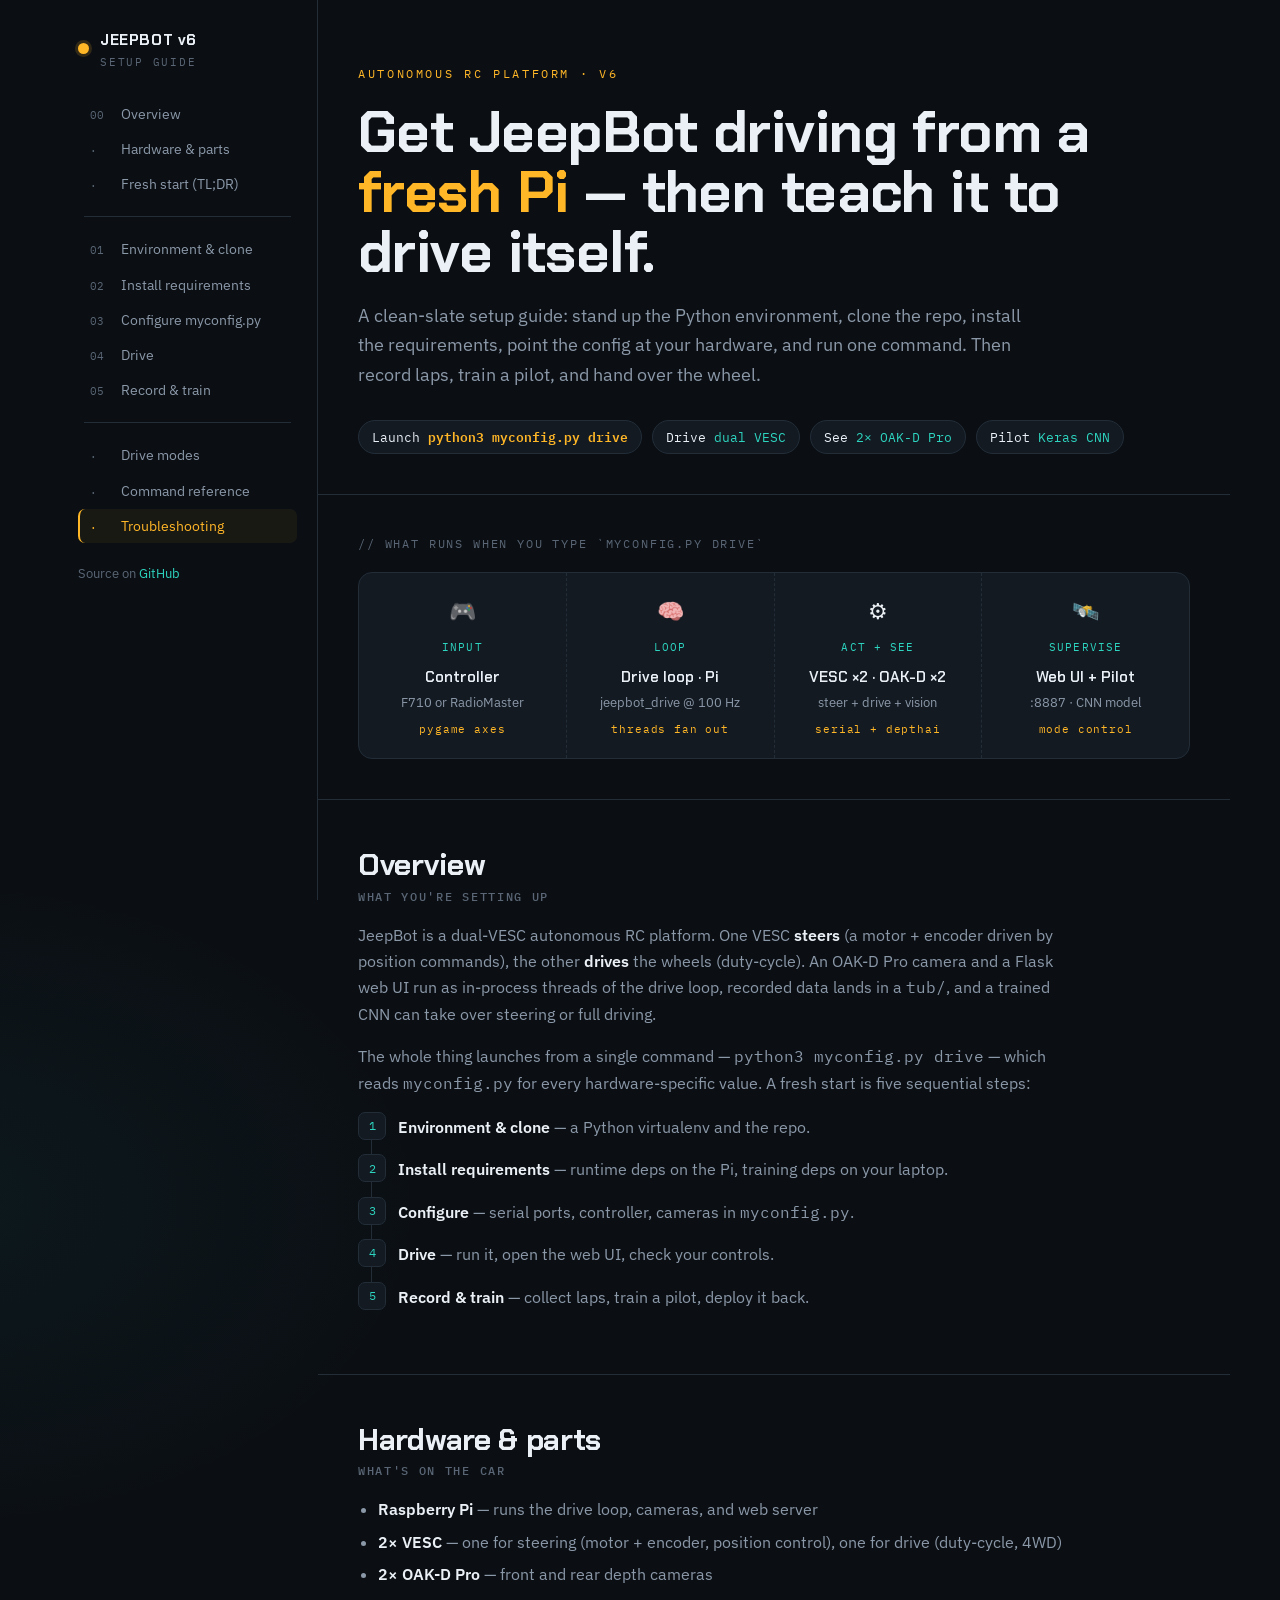
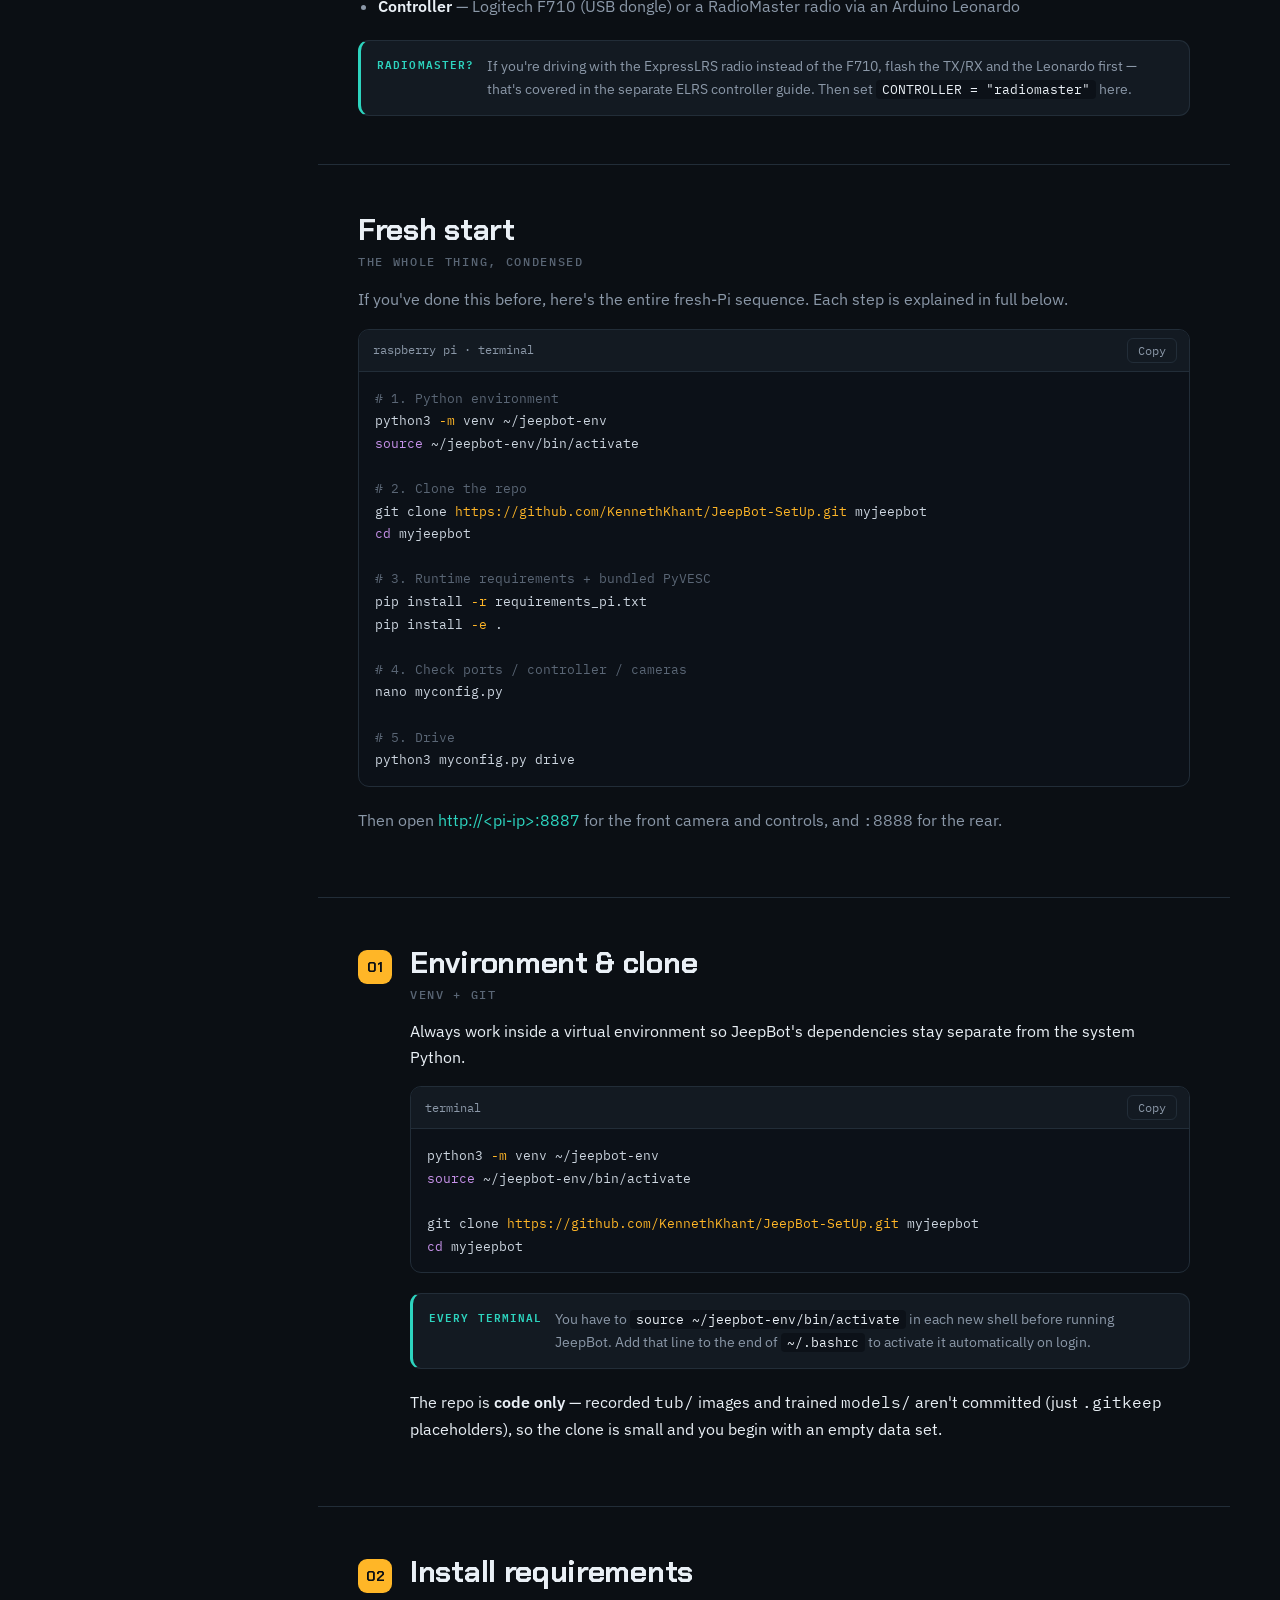
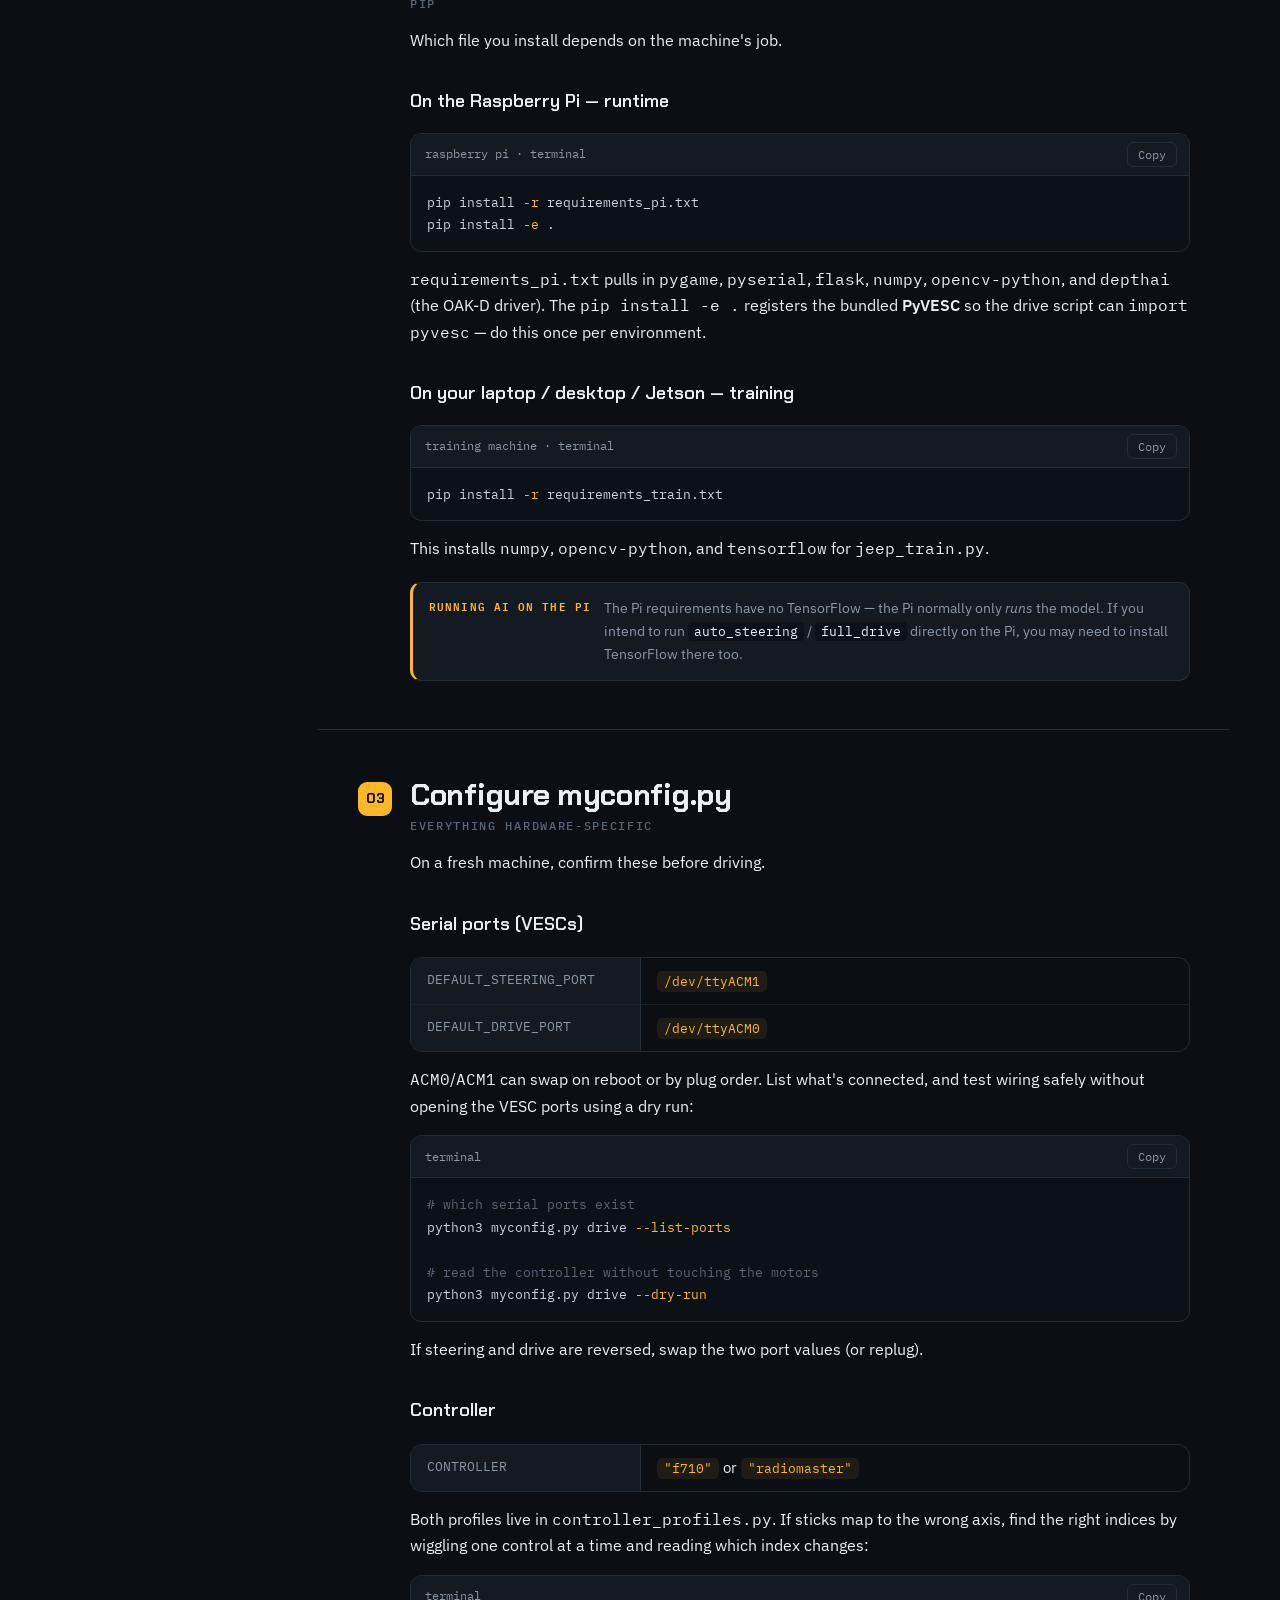
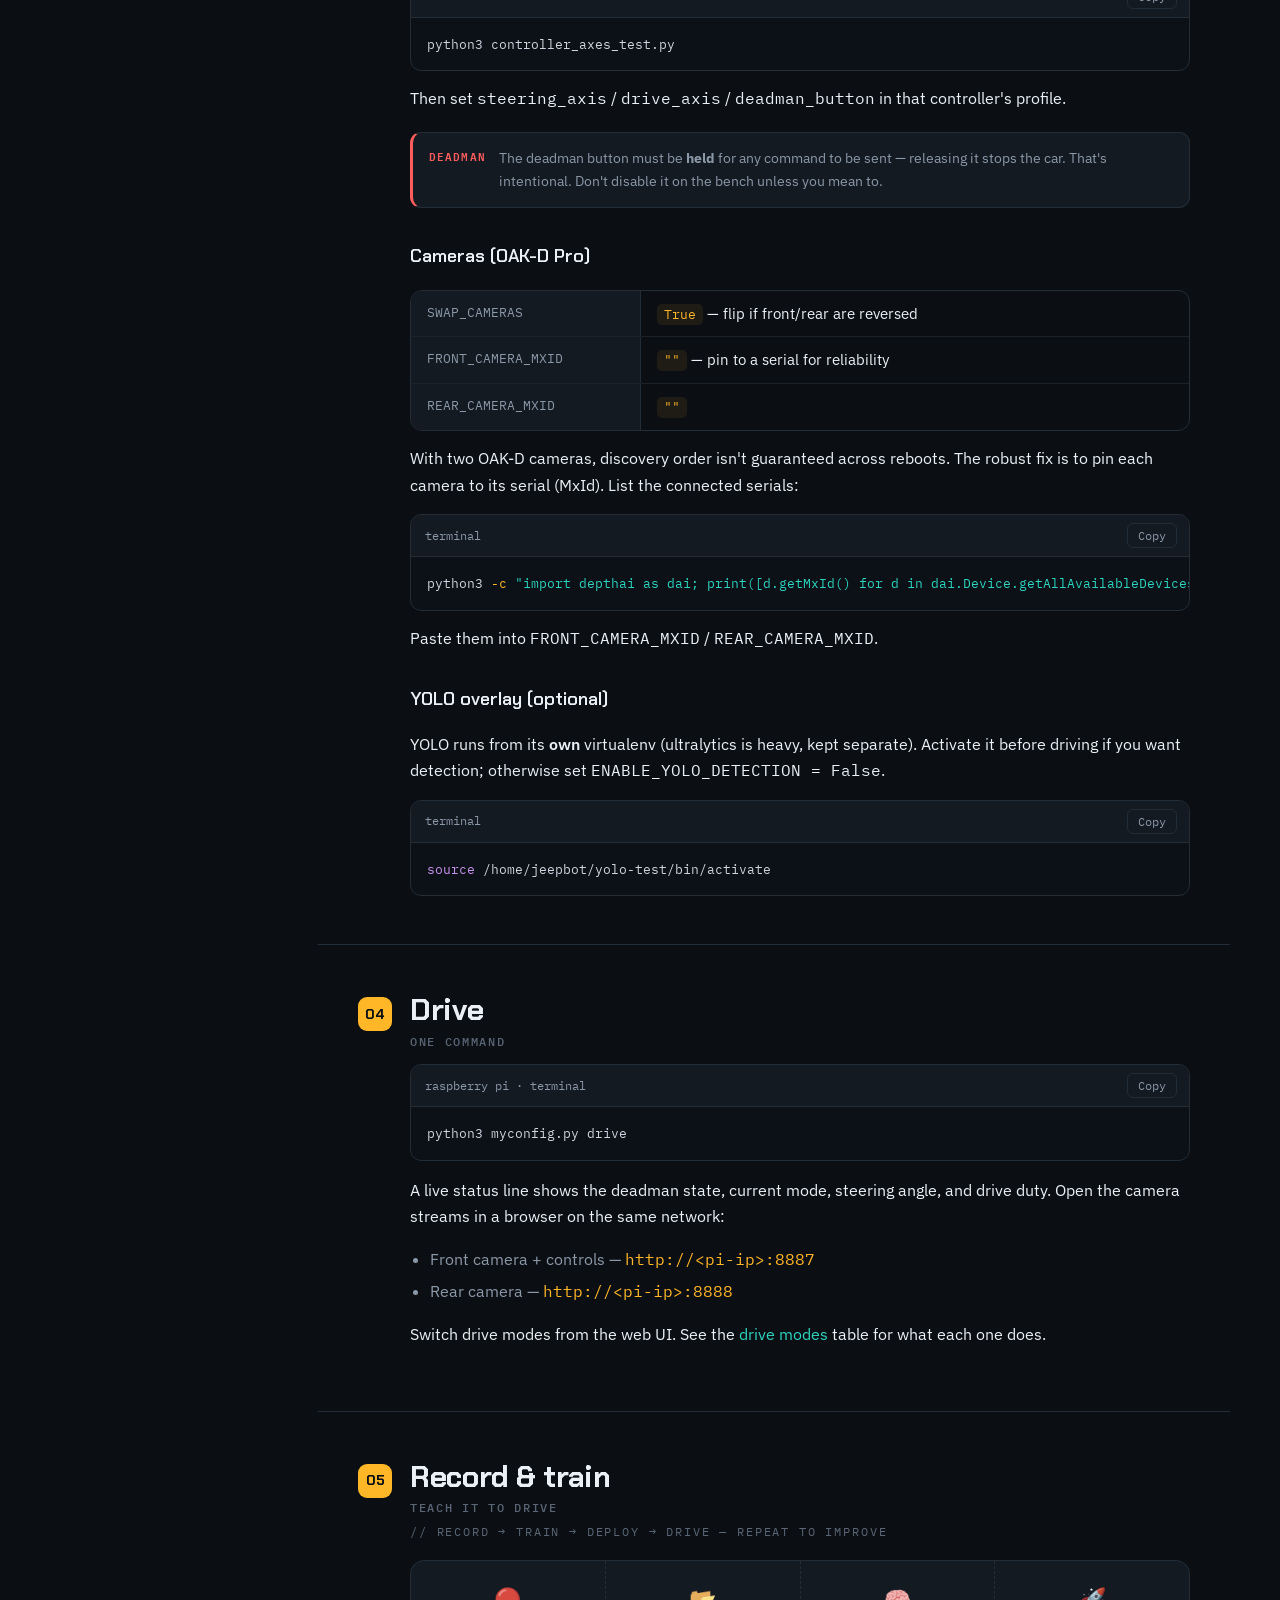
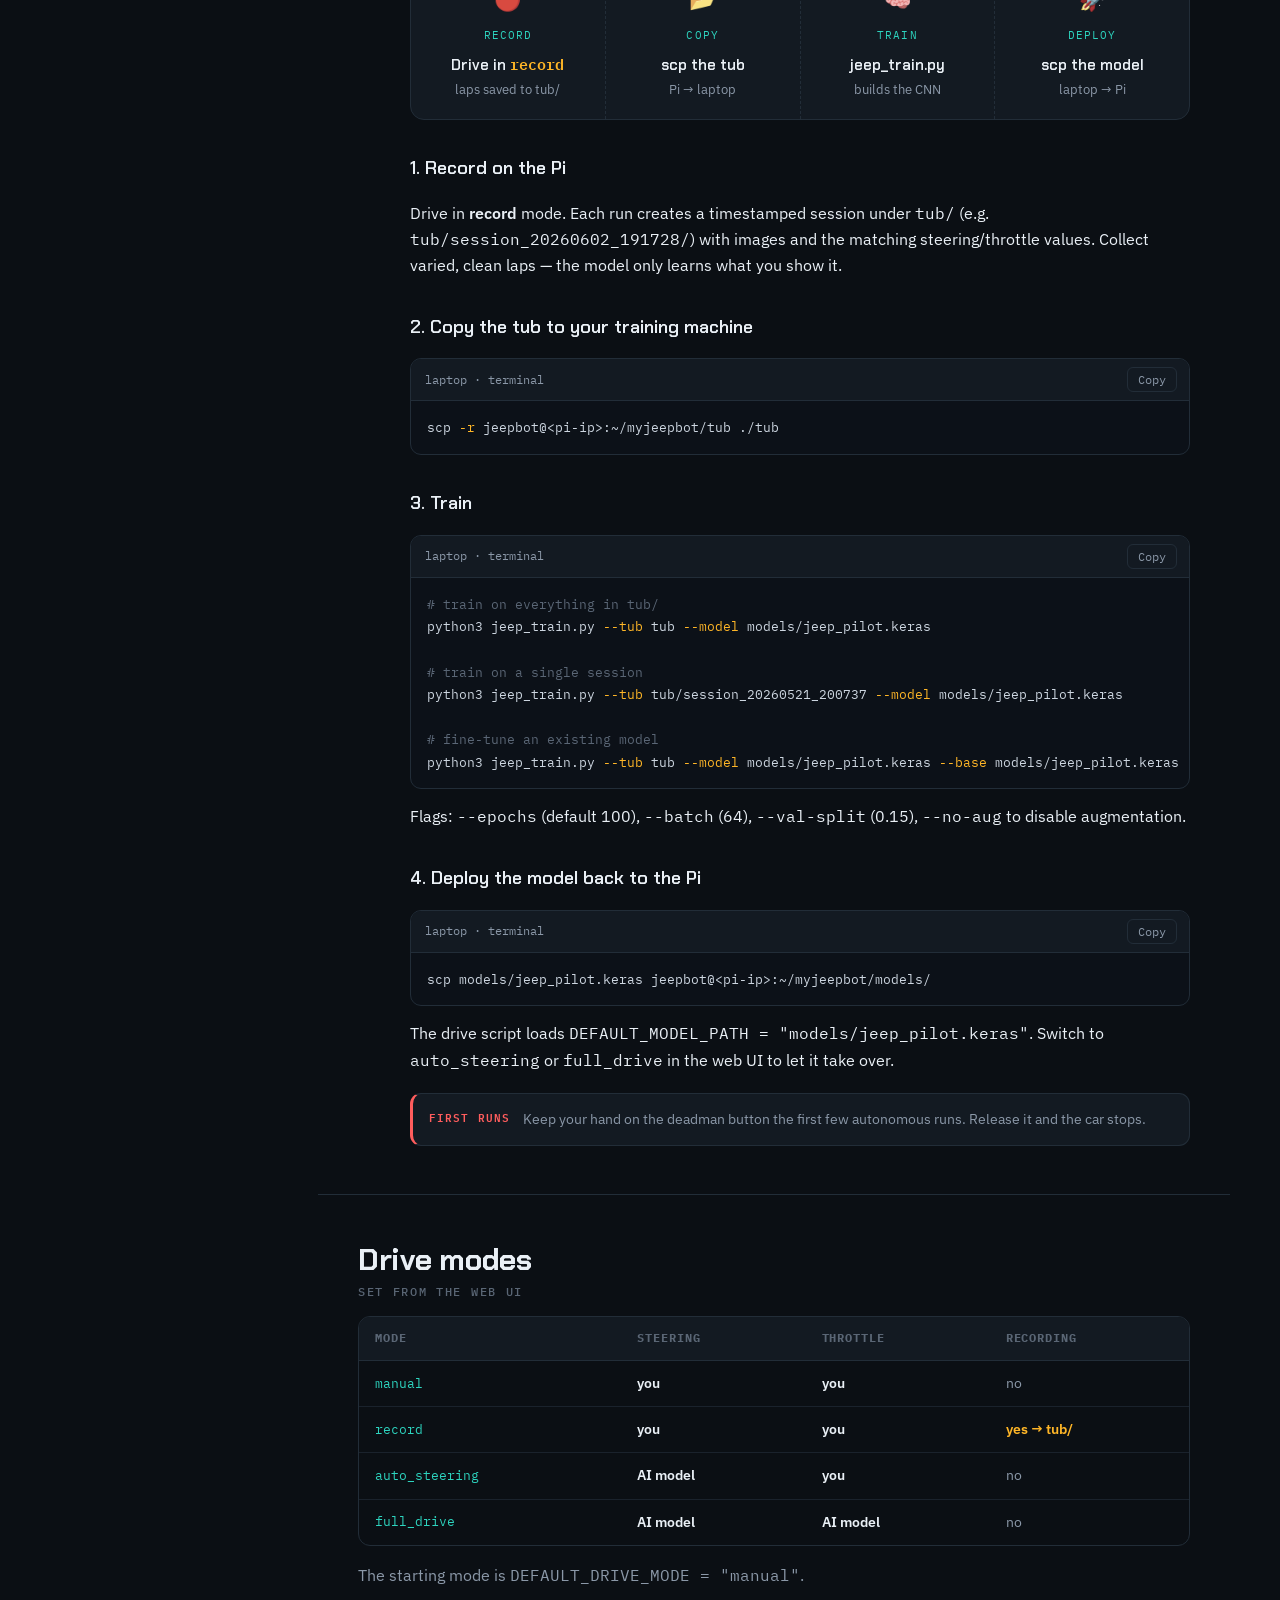
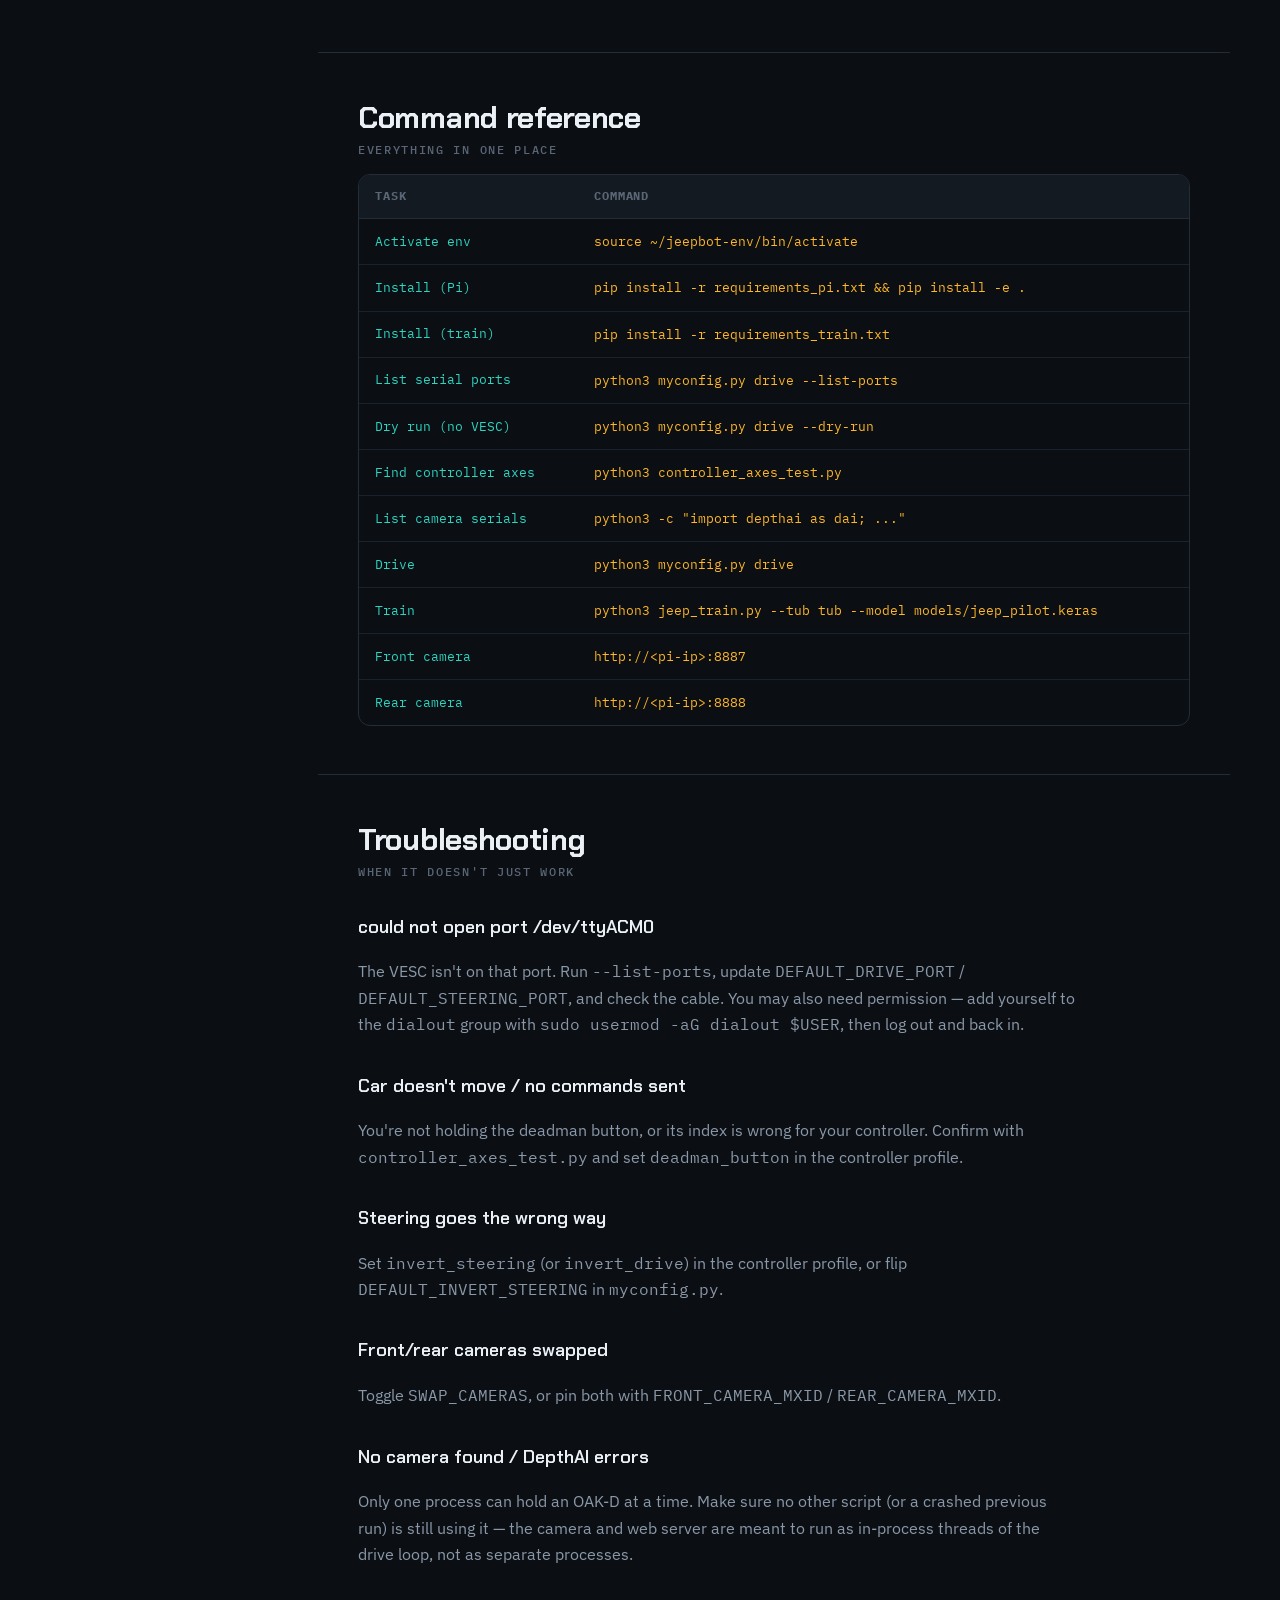
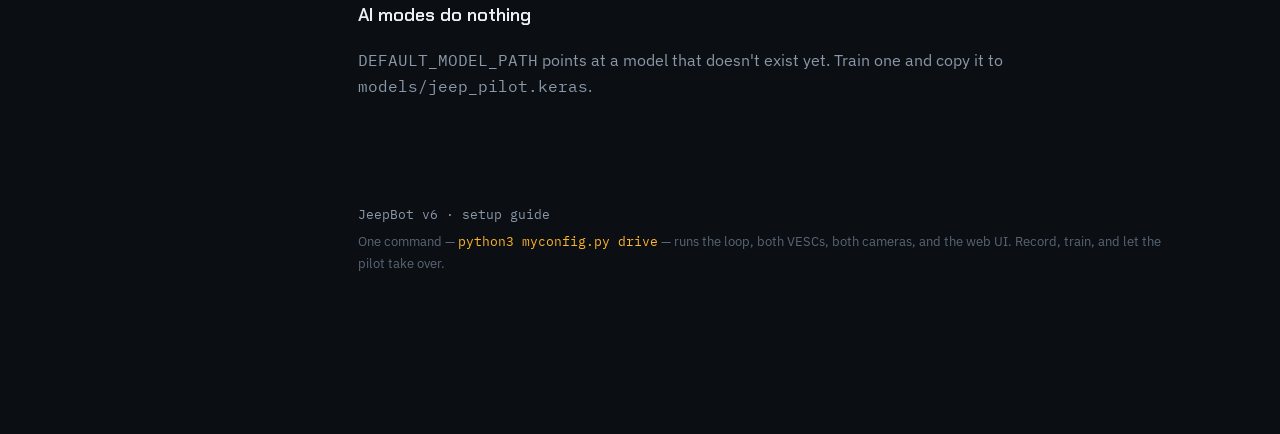
<file: docs/setup/reference/index.html>
<!DOCTYPE html>
<html lang="en">
<head>
<meta charset="UTF-8" />
<meta name="viewport" content="width=device-width, initial-scale=1.0" />
<title>JeepBot v6 — Setup Guide</title>
<meta name="description" content="Fresh-start setup for JeepBot v6: environment, requirements, configuration, driving, and training the autonomous pilot." />
<link rel="preconnect" href="https://fonts.googleapis.com" />
<link rel="preconnect" href="https://fonts.gstatic.com" crossorigin />
<link href="https://fonts.googleapis.com/css2?family=Chakra+Petch:wght@500;600;700&family=IBM+Plex+Mono:wght@400;500;600&family=IBM+Plex+Sans:wght@400;500;600&display=swap" rel="stylesheet" />
<style>
  :root{
    --bg:#0B0F14;--surface:#131A22;--raised:#182230;--line:#222D38;--line-soft:#1A222C;
    --txt:#EAF0F6;--muted:#8B98A8;--faint:#5A6675;
    --sig:#FFB627;--sig-dim:#7a5a14;--data:#2DD4BF;--danger:#FF5D5D;
    --maxw:1180px;--nav:268px;
  }
  *{box-sizing:border-box}
  html{scroll-behavior:smooth}
  body{
    margin:0;background:var(--bg);color:var(--txt);
    font-family:"IBM Plex Sans",system-ui,sans-serif;
    font-size:16px;line-height:1.65;-webkit-font-smoothing:antialiased;
    background-image:
      radial-gradient(1100px 520px at 82% -8%, rgba(255,182,39,.07), transparent 60%),
      radial-gradient(900px 600px at -5% 12%, rgba(45,212,191,.05), transparent 55%);
  }
  a{color:var(--data);text-decoration:none}
  a:hover{text-decoration:underline}
  ::selection{background:rgba(255,182,39,.28)}
  code,kbd,pre,.mono{font-family:"IBM Plex Mono",ui-monospace,monospace}

  .shell{display:grid;grid-template-columns:var(--nav) 1fr;max-width:var(--maxw);margin:0 auto}

  /* sidebar */
  aside{position:sticky;top:0;height:100vh;align-self:start;
    border-right:1px solid var(--line);padding:26px 20px 26px 28px;overflow-y:auto}
  .brand{display:flex;align-items:center;gap:11px;margin-bottom:6px}
  .brand .dot{width:11px;height:11px;border-radius:50%;background:var(--sig);
    box-shadow:0 0 0 3px rgba(255,182,39,.16);flex:0 0 auto}
  .brand b{font-family:"Chakra Petch";font-weight:700;letter-spacing:.04em;font-size:15px}
  .brand small{display:block;color:var(--faint);font-size:11px;letter-spacing:.16em;
    text-transform:uppercase;font-family:"IBM Plex Mono"}
  nav.toc{margin-top:26px;display:flex;flex-direction:column;gap:1px}
  nav.toc a{display:flex;align-items:baseline;gap:11px;color:var(--muted);
    padding:8px 10px;border-radius:7px;font-size:14px;line-height:1.3;
    border-left:2px solid transparent;text-decoration:none;transition:.15s}
  nav.toc a .n{font-family:"IBM Plex Mono";font-size:11px;color:var(--faint);min-width:20px}
  nav.toc a:hover{background:var(--surface);color:var(--txt)}
  nav.toc a.active{color:var(--sig);border-left-color:var(--sig);background:rgba(255,182,39,.06)}
  nav.toc a.active .n{color:var(--sig)}
  .toc-sep{height:1px;background:var(--line);margin:14px 6px}
  aside .ghlink{margin-top:20px;font-size:12.5px;color:var(--faint)}

  main{min-width:0;padding:0 0 120px}
  section{scroll-margin-top:24px}

  /* hero */
  header.hero{padding:64px 40px 40px;border-bottom:1px solid var(--line)}
  .eyebrow{font-family:"IBM Plex Mono";font-size:12px;letter-spacing:.22em;
    text-transform:uppercase;color:var(--sig);margin:0 0 18px}
  .hero h1{font-family:"Chakra Petch";font-weight:700;line-height:1.04;
    font-size:clamp(34px,5.2vw,58px);letter-spacing:-.01em;margin:0 0 18px}
  .hero h1 .acc{color:var(--sig)}
  .hero p.lede{font-size:18px;color:var(--muted);max-width:62ch;margin:0 0 30px}
  .meta-row{display:flex;flex-wrap:wrap;gap:10px;margin-top:8px}
  .chip{font-family:"IBM Plex Mono";font-size:12.5px;color:var(--txt);
    background:var(--surface);border:1px solid var(--line);border-radius:999px;
    padding:6px 13px;display:inline-flex;align-items:center;gap:8px}
  .chip b{color:var(--sig);font-weight:600}.chip .data{color:var(--data)}

  /* signature chain */
  .chain-wrap{padding:40px;border-bottom:1px solid var(--line)}
  .chain-cap{font-family:"IBM Plex Mono";font-size:11.5px;letter-spacing:.16em;
    text-transform:uppercase;color:var(--faint);margin:0 0 18px}
  .chain{display:flex;align-items:stretch;width:100%;
    border:1px solid var(--line);border-radius:14px;overflow:hidden;background:var(--surface)}
  .node{flex:1 1 0;min-width:0;padding:20px 16px;position:relative;text-align:center}
  .node + .node{border-left:1px dashed var(--line)}
  .node .ic{font-family:"IBM Plex Mono";font-size:11px;color:var(--data);
    letter-spacing:.1em;margin-bottom:9px}
  .node h4{font-family:"Chakra Petch";font-weight:600;font-size:15px;margin:0 0 4px}
  .node small{display:block;color:var(--muted);font-size:12.5px;line-height:1.4}
  .node .glyph{font-size:22px;margin-bottom:8px;filter:saturate(.8)}
  .pulse{position:absolute;top:0;left:0;height:2px;width:100%;
    background:linear-gradient(90deg,transparent,var(--sig),transparent);
    opacity:0;animation:run 6s linear infinite}
  .node:nth-child(1) .pulse{animation-delay:0s}
  .node:nth-child(2) .pulse{animation-delay:1.2s}
  .node:nth-child(3) .pulse{animation-delay:2.4s}
  .node:nth-child(4) .pulse{animation-delay:3.6s}
  @keyframes run{0%{opacity:0;transform:translateX(-60%)}8%{opacity:1}
    50%{opacity:1}92%{opacity:1;transform:translateX(60%)}100%{opacity:0;transform:translateX(60%)}}
  .link-lbl{display:block;font-family:"IBM Plex Mono";font-size:10.5px;
    color:var(--sig);letter-spacing:.08em;margin-top:10px}

  /* content */
  .block{padding:48px 40px;border-bottom:1px solid var(--line)}
  .step-head{display:flex;align-items:flex-start;gap:18px;margin:0 0 8px}
  .step-num{font-family:"Chakra Petch";font-weight:700;font-size:14px;color:var(--bg);
    background:var(--sig);width:34px;height:34px;border-radius:9px;flex:0 0 auto;
    display:flex;align-items:center;justify-content:center;margin-top:4px}
  h2{font-family:"Chakra Petch";font-weight:700;font-size:clamp(23px,3vw,30px);
    letter-spacing:-.01em;margin:0;line-height:1.15}
  h2 .sub{display:block;font-family:"IBM Plex Mono";font-size:12px;font-weight:500;
    color:var(--faint);letter-spacing:.14em;text-transform:uppercase;margin-top:7px}
  h3{font-family:"Chakra Petch";font-weight:600;font-size:18px;margin:34px 0 12px}
  .block > p{color:var(--muted);max-width:72ch}
  .block p strong, li strong{color:var(--txt);font-weight:600}
  .lead-in{margin-left:52px}

  ol.steps{counter-reset:s;list-style:none;padding:0;margin:18px 0 0}
  ol.steps li{position:relative;padding:0 0 16px 40px;color:var(--muted);max-width:72ch}
  ol.steps li::before{counter-increment:s;content:counter(s);position:absolute;left:0;top:-2px;
    font-family:"IBM Plex Mono";font-size:12px;color:var(--data);
    border:1px solid var(--line);border-radius:7px;width:26px;height:26px;
    display:flex;align-items:center;justify-content:center;background:var(--surface)}
  ol.steps li:not(:last-child)::after{content:"";position:absolute;left:13px;top:26px;
    bottom:2px;width:1px;background:var(--line)}
  ul.plain{padding-left:20px;color:var(--muted)}
  ul.plain li{margin:6px 0}
  ul.plain li code{color:var(--sig)}

  /* code */
  .code{position:relative;margin:16px 0 0;border:1px solid var(--line);
    border-radius:11px;background:#0C1118;overflow:hidden}
  .code-bar{display:flex;align-items:center;justify-content:space-between;
    padding:8px 12px 8px 14px;border-bottom:1px solid var(--line);background:var(--surface)}
  .code-bar .fn{font-family:"IBM Plex Mono";font-size:12px;color:var(--muted)}
  .copy{font-family:"IBM Plex Mono";font-size:11.5px;color:var(--muted);
    background:transparent;border:1px solid var(--line);border-radius:6px;
    padding:4px 10px;cursor:pointer;transition:.15s}
  .copy:hover{color:var(--sig);border-color:var(--sig-dim)}
  .copy.ok{color:var(--data);border-color:var(--data)}
  pre{margin:0;padding:15px 16px;overflow-x:auto;font-size:13.3px;line-height:1.7}
  pre code{color:#cdd6e0}
  .tok-c{color:var(--faint)}.tok-p{color:var(--sig)}.tok-s{color:var(--data)}.tok-k{color:#c792ea}

  /* fields */
  .fields{list-style:none;padding:0;margin:18px 0 0;border:1px solid var(--line);
    border-radius:12px;overflow:hidden}
  .fields li{display:grid;grid-template-columns:230px 1fr;border-top:1px solid var(--line-soft);font-size:14.5px}
  .fields li:first-child{border-top:none}
  .fields .k{background:var(--surface);padding:11px 16px;color:var(--muted);
    font-family:"IBM Plex Mono";font-size:13px;border-right:1px solid var(--line)}
  .fields .v{padding:11px 16px;color:var(--txt)}
  .fields .v code{color:var(--sig);background:rgba(255,182,39,.08);padding:2px 7px;border-radius:5px;font-size:13px}

  /* tables */
  .tbl-scroll{overflow-x:auto;margin-top:18px;border:1px solid var(--line);border-radius:12px}
  table{border-collapse:collapse;width:100%;font-size:14px;min-width:560px}
  thead th{text-align:left;font-family:"IBM Plex Mono";font-size:11.5px;letter-spacing:.08em;
    text-transform:uppercase;color:var(--faint);padding:12px 16px;background:var(--surface);
    border-bottom:1px solid var(--line)}
  tbody td{padding:11px 16px;border-bottom:1px solid var(--line-soft);color:var(--muted)}
  tbody tr:last-child td{border-bottom:none}
  tbody td:first-child{color:var(--data);font-family:"IBM Plex Mono";font-size:13px}
  tbody td b{color:var(--txt);font-weight:600}
  tbody td code{color:var(--sig);font-size:12.5px}

  /* callouts */
  .note{display:flex;gap:13px;margin:20px 0 0;padding:14px 16px;border-radius:11px;
    background:var(--surface);border:1px solid var(--line);font-size:14px;color:var(--muted)}
  .note .tag{font-family:"IBM Plex Mono";font-size:11px;letter-spacing:.1em;
    text-transform:uppercase;flex:0 0 auto;font-weight:600}
  .note.tip{border-left:3px solid var(--data)}.note.tip .tag{color:var(--data)}
  .note.warn{border-left:3px solid var(--sig)}.note.warn .tag{color:var(--sig)}
  .note.stop{border-left:3px solid var(--danger)}.note.stop .tag{color:var(--danger)}
  .note code{color:var(--txt);background:#0C1118;padding:1px 6px;border-radius:4px;font-size:13px}

  footer{padding:40px;color:var(--faint);font-size:13px}
  footer .mono{color:var(--muted)}

  .menu-btn{display:none}
  @media(max-width:920px){
    .shell{grid-template-columns:1fr}
    aside{position:fixed;z-index:40;top:0;left:0;width:84vw;max-width:320px;height:100vh;
      background:var(--bg);transform:translateX(-102%);transition:transform .25s ease;
      box-shadow:30px 0 60px rgba(0,0,0,.5)}
    aside.open{transform:translateX(0)}
    .menu-btn{display:flex;position:fixed;z-index:50;top:14px;left:14px;align-items:center;
      gap:9px;background:var(--surface);border:1px solid var(--line);color:var(--txt);
      border-radius:10px;padding:9px 13px;cursor:pointer;font-family:"IBM Plex Mono";font-size:13px}
    .scrim{display:none;position:fixed;inset:0;background:rgba(0,0,0,.55);z-index:35}
    .scrim.open{display:block}
    header.hero{padding-top:74px}
    .block,.chain-wrap,header.hero,footer{padding-left:22px;padding-right:22px}
    .lead-in{margin-left:0}
    .chain{flex-direction:column}
    .node + .node{border-left:none;border-top:1px dashed var(--line)}
    .fields li{grid-template-columns:1fr}
    .fields .k{border-right:none;border-bottom:1px solid var(--line)}
  }
  @media(prefers-reduced-motion:reduce){.pulse{animation:none;opacity:.4}html{scroll-behavior:auto}}
  :focus-visible{outline:2px solid var(--sig);outline-offset:2px;border-radius:4px}
</style>
</head>
<body>

<button class="menu-btn" id="menuBtn" aria-label="Open navigation">☰ Steps</button>
<div class="scrim" id="scrim"></div>

<div class="shell">
  <aside id="aside">
    <div class="brand">
      <span class="dot"></span>
      <div><b>JEEPBOT&nbsp;v6</b><small>setup&nbsp;guide</small></div>
    </div>
    <nav class="toc" id="toc">
      <a href="#overview"><span class="n">00</span><span>Overview</span></a>
      <a href="#hardware"><span class="n">·</span><span>Hardware &amp; parts</span></a>
      <a href="#quickstart"><span class="n">·</span><span>Fresh start (TL;DR)</span></a>
      <div class="toc-sep"></div>
      <a href="#env"><span class="n">01</span><span>Environment &amp; clone</span></a>
      <a href="#install"><span class="n">02</span><span>Install requirements</span></a>
      <a href="#config"><span class="n">03</span><span>Configure myconfig.py</span></a>
      <a href="#drive"><span class="n">04</span><span>Drive</span></a>
      <a href="#train"><span class="n">05</span><span>Record &amp; train</span></a>
      <div class="toc-sep"></div>
      <a href="#modes"><span class="n">·</span><span>Drive modes</span></a>
      <a href="#reference"><span class="n">·</span><span>Command reference</span></a>
      <a href="#troubleshooting"><span class="n">·</span><span>Troubleshooting</span></a>
    </nav>
    <div class="ghlink">Source on <a href="../">GitHub</a></div>
  </aside>

  <main>
    <header class="hero" id="top">
      <p class="eyebrow">Autonomous RC platform · v6</p>
      <h1>Get JeepBot driving from a <span class="acc">fresh Pi</span> — then teach it to drive itself.</h1>
      <p class="lede">A clean-slate setup guide: stand up the Python environment, clone the repo, install the requirements, point the config at your hardware, and run one command. Then record laps, train a pilot, and hand over the wheel.</p>
      <div class="meta-row">
        <span class="chip">Launch <b>python3 myconfig.py drive</b></span>
        <span class="chip">Drive <span class="data">dual VESC</span></span>
        <span class="chip">See <span class="data">2× OAK-D Pro</span></span>
        <span class="chip">Pilot <span class="data">Keras CNN</span></span>
      </div>
    </header>

    <!-- signature: runtime chain -->
    <div class="chain-wrap">
      <p class="chain-cap">// what runs when you type `myconfig.py drive`</p>
      <div class="chain" role="img" aria-label="Runtime flow: controller to drive loop to VESCs and cameras to web UI and AI pilot">
        <div class="node"><span class="pulse"></span>
          <div class="glyph">🎮</div><div class="ic">INPUT</div>
          <h4>Controller</h4><small>F710 or RadioMaster</small>
          <span class="link-lbl">pygame axes</span>
        </div>
        <div class="node"><span class="pulse"></span>
          <div class="glyph">🧠</div><div class="ic">LOOP</div>
          <h4>Drive loop · Pi</h4><small>jeepbot_drive @ 100&nbsp;Hz</small>
          <span class="link-lbl">threads fan out</span>
        </div>
        <div class="node"><span class="pulse"></span>
          <div class="glyph">⚙️</div><div class="ic">ACT + SEE</div>
          <h4>VESC ×2 · OAK-D ×2</h4><small>steer + drive + vision</small>
          <span class="link-lbl">serial + depthai</span>
        </div>
        <div class="node"><span class="pulse"></span>
          <div class="glyph">🛰️</div><div class="ic">SUPERVISE</div>
          <h4>Web UI + Pilot</h4><small>:8887 · CNN model</small>
          <span class="link-lbl">mode control</span>
        </div>
      </div>
    </div>

    <!-- overview -->
    <section id="overview" class="block">
      <h2>Overview <span class="sub">What you're setting up</span></h2>
      <p style="margin-top:18px">JeepBot is a dual-VESC autonomous RC platform. One VESC <strong>steers</strong> (a motor + encoder driven by position commands), the other <strong>drives</strong> the wheels (duty-cycle). An OAK-D Pro camera and a Flask web UI run as in-process threads of the drive loop, recorded data lands in a <code class="mono">tub/</code>, and a trained CNN can take over steering or full driving.</p>
      <p>The whole thing launches from a single command — <code class="mono">python3 myconfig.py drive</code> — which reads <code class="mono">myconfig.py</code> for every hardware-specific value. A fresh start is five sequential steps:</p>
      <ol class="steps">
        <li><strong>Environment &amp; clone</strong> — a Python virtualenv and the repo.</li>
        <li><strong>Install requirements</strong> — runtime deps on the Pi, training deps on your laptop.</li>
        <li><strong>Configure</strong> — serial ports, controller, cameras in <code class="mono">myconfig.py</code>.</li>
        <li><strong>Drive</strong> — run it, open the web UI, check your controls.</li>
        <li><strong>Record &amp; train</strong> — collect laps, train a pilot, deploy it back.</li>
      </ol>
    </section>

    <!-- hardware -->
    <section id="hardware" class="block">
      <h2>Hardware &amp; parts <span class="sub">What's on the car</span></h2>
      <ul class="plain" style="margin-top:18px">
        <li><strong>Raspberry Pi</strong> — runs the drive loop, cameras, and web server</li>
        <li><strong>2× VESC</strong> — one for steering (motor + encoder, position control), one for drive (duty-cycle, 4WD)</li>
        <li><strong>2× OAK-D Pro</strong> — front and rear depth cameras</li>
        <li><strong>Controller</strong> — Logitech F710 (USB dongle) or a RadioMaster radio via an Arduino Leonardo</li>
      </ul>
      <div class="note tip"><span class="tag">RadioMaster?</span><span>If you're driving with the ExpressLRS radio instead of the F710, flash the TX/RX and the Leonardo first — that's covered in the separate ELRS controller guide. Then set <code>CONTROLLER = "radiomaster"</code> here.</span></div>
    </section>

    <!-- quickstart -->
    <section id="quickstart" class="block">
      <h2>Fresh start <span class="sub">The whole thing, condensed</span></h2>
      <p style="margin-top:18px">If you've done this before, here's the entire fresh-Pi sequence. Each step is explained in full below.</p>
      <div class="code">
        <div class="code-bar"><span class="fn">raspberry pi · terminal</span><button class="copy">Copy</button></div>
<pre><code><span class="tok-c"># 1. Python environment</span>
python3 <span class="tok-p">-m</span> venv ~/jeepbot-env
<span class="tok-k">source</span> ~/jeepbot-env/bin/activate

<span class="tok-c"># 2. Clone the repo</span>
git clone <span class="tok-p">https://github.com/KennethKhant/JeepBot-SetUp.git</span> myjeepbot
<span class="tok-k">cd</span> myjeepbot

<span class="tok-c"># 3. Runtime requirements + bundled PyVESC</span>
pip install <span class="tok-p">-r</span> requirements_pi.txt
pip install <span class="tok-p">-e</span> .

<span class="tok-c"># 4. Check ports / controller / cameras</span>
nano myconfig.py

<span class="tok-c"># 5. Drive</span>
python3 myconfig.py drive</code></pre>
      </div>
      <p style="margin-top:20px">Then open <a href="#">http://&lt;pi-ip&gt;:8887</a> for the front camera and controls, and <code class="mono">:8888</code> for the rear.</p>
    </section>

    <!-- 01 env -->
    <section id="env" class="block">
      <div class="step-head"><span class="step-num">01</span>
        <h2>Environment &amp; clone <span class="sub">venv + git</span></h2></div>
      <div class="lead-in">
        <p>Always work inside a virtual environment so JeepBot's dependencies stay separate from the system Python.</p>
        <div class="code">
          <div class="code-bar"><span class="fn">terminal</span><button class="copy">Copy</button></div>
<pre><code>python3 <span class="tok-p">-m</span> venv ~/jeepbot-env
<span class="tok-k">source</span> ~/jeepbot-env/bin/activate

git clone <span class="tok-p">https://github.com/KennethKhant/JeepBot-SetUp.git</span> myjeepbot
<span class="tok-k">cd</span> myjeepbot</code></pre>
        </div>
        <div class="note tip"><span class="tag">Every terminal</span><span>You have to <code>source ~/jeepbot-env/bin/activate</code> in each new shell before running JeepBot. Add that line to the end of <code>~/.bashrc</code> to activate it automatically on login.</span></div>
        <p style="margin-top:20px">The repo is <strong>code only</strong> — recorded <code class="mono">tub/</code> images and trained <code class="mono">models/</code> aren't committed (just <code class="mono">.gitkeep</code> placeholders), so the clone is small and you begin with an empty data set.</p>
      </div>
    </section>

    <!-- 02 install -->
    <section id="install" class="block">
      <div class="step-head"><span class="step-num">02</span>
        <h2>Install requirements <span class="sub">pip</span></h2></div>
      <div class="lead-in">
        <p>Which file you install depends on the machine's job.</p>
        <h3>On the Raspberry Pi — runtime</h3>
        <div class="code">
          <div class="code-bar"><span class="fn">raspberry pi · terminal</span><button class="copy">Copy</button></div>
<pre><code>pip install <span class="tok-p">-r</span> requirements_pi.txt
pip install <span class="tok-p">-e</span> .</code></pre>
        </div>
        <p style="margin-top:14px"><code class="mono">requirements_pi.txt</code> pulls in <code class="mono">pygame</code>, <code class="mono">pyserial</code>, <code class="mono">flask</code>, <code class="mono">numpy</code>, <code class="mono">opencv-python</code>, and <code class="mono">depthai</code> (the OAK-D driver). The <code class="mono">pip install -e .</code> registers the bundled <strong>PyVESC</strong> so the drive script can <code class="mono">import pyvesc</code> — do this once per environment.</p>
        <h3>On your laptop / desktop / Jetson — training</h3>
        <div class="code">
          <div class="code-bar"><span class="fn">training machine · terminal</span><button class="copy">Copy</button></div>
<pre><code>pip install <span class="tok-p">-r</span> requirements_train.txt</code></pre>
        </div>
        <p style="margin-top:14px">This installs <code class="mono">numpy</code>, <code class="mono">opencv-python</code>, and <code class="mono">tensorflow</code> for <code class="mono">jeep_train.py</code>.</p>
        <div class="note warn"><span class="tag">Running AI on the Pi</span><span>The Pi requirements have no TensorFlow — the Pi normally only <em>runs</em> the model. If you intend to run <code>auto_steering</code> / <code>full_drive</code> directly on the Pi, you may need to install TensorFlow there too.</span></div>
      </div>
    </section>

    <!-- 03 config -->
    <section id="config" class="block">
      <div class="step-head"><span class="step-num">03</span>
        <h2>Configure myconfig.py <span class="sub">Everything hardware-specific</span></h2></div>
      <div class="lead-in">
        <p>On a fresh machine, confirm these before driving.</p>

        <h3>Serial ports (VESCs)</h3>
        <ul class="fields">
          <li><span class="k">DEFAULT_STEERING_PORT</span><span class="v"><code>/dev/ttyACM1</code></span></li>
          <li><span class="k">DEFAULT_DRIVE_PORT</span><span class="v"><code>/dev/ttyACM0</code></span></li>
        </ul>
        <p style="margin-top:14px"><code class="mono">ACM0</code>/<code class="mono">ACM1</code> can swap on reboot or by plug order. List what's connected, and test wiring safely without opening the VESC ports using a dry run:</p>
        <div class="code">
          <div class="code-bar"><span class="fn">terminal</span><button class="copy">Copy</button></div>
<pre><code><span class="tok-c"># which serial ports exist</span>
python3 myconfig.py drive <span class="tok-p">--list-ports</span>

<span class="tok-c"># read the controller without touching the motors</span>
python3 myconfig.py drive <span class="tok-p">--dry-run</span></code></pre>
        </div>
        <p style="margin-top:14px">If steering and drive are reversed, swap the two port values (or replug).</p>

        <h3>Controller</h3>
        <ul class="fields">
          <li><span class="k">CONTROLLER</span><span class="v"><code>"f710"</code> or <code>"radiomaster"</code></span></li>
        </ul>
        <p style="margin-top:14px">Both profiles live in <code class="mono">controller_profiles.py</code>. If sticks map to the wrong axis, find the right indices by wiggling one control at a time and reading which index changes:</p>
        <div class="code">
          <div class="code-bar"><span class="fn">terminal</span><button class="copy">Copy</button></div>
<pre><code>python3 controller_axes_test.py</code></pre>
        </div>
        <p style="margin-top:14px">Then set <code class="mono">steering_axis</code> / <code class="mono">drive_axis</code> / <code class="mono">deadman_button</code> in that controller's profile.</p>
        <div class="note stop"><span class="tag">Deadman</span><span>The deadman button must be <strong>held</strong> for any command to be sent — releasing it stops the car. That's intentional. Don't disable it on the bench unless you mean to.</span></div>

        <h3>Cameras (OAK-D Pro)</h3>
        <ul class="fields">
          <li><span class="k">SWAP_CAMERAS</span><span class="v"><code>True</code> — flip if front/rear are reversed</span></li>
          <li><span class="k">FRONT_CAMERA_MXID</span><span class="v"><code>""</code> — pin to a serial for reliability</span></li>
          <li><span class="k">REAR_CAMERA_MXID</span><span class="v"><code>""</code></span></li>
        </ul>
        <p style="margin-top:14px">With two OAK-D cameras, discovery order isn't guaranteed across reboots. The robust fix is to pin each camera to its serial (MxId). List the connected serials:</p>
        <div class="code">
          <div class="code-bar"><span class="fn">terminal</span><button class="copy">Copy</button></div>
<pre><code>python3 <span class="tok-p">-c</span> <span class="tok-s">"import depthai as dai; print([d.getMxId() for d in dai.Device.getAllAvailableDevices()])"</span></code></pre>
        </div>
        <p style="margin-top:14px">Paste them into <code class="mono">FRONT_CAMERA_MXID</code> / <code class="mono">REAR_CAMERA_MXID</code>.</p>

        <h3>YOLO overlay (optional)</h3>
        <p>YOLO runs from its <strong>own</strong> virtualenv (ultralytics is heavy, kept separate). Activate it before driving if you want detection; otherwise set <code class="mono">ENABLE_YOLO_DETECTION = False</code>.</p>
        <div class="code">
          <div class="code-bar"><span class="fn">terminal</span><button class="copy">Copy</button></div>
<pre><code><span class="tok-k">source</span> /home/jeepbot/yolo-test/bin/activate</code></pre>
        </div>
      </div>
    </section>

    <!-- 04 drive -->
    <section id="drive" class="block">
      <div class="step-head"><span class="step-num">04</span>
        <h2>Drive <span class="sub">One command</span></h2></div>
      <div class="lead-in">
        <div class="code">
          <div class="code-bar"><span class="fn">raspberry pi · terminal</span><button class="copy">Copy</button></div>
<pre><code>python3 myconfig.py drive</code></pre>
        </div>
        <p style="margin-top:16px">A live status line shows the deadman state, current mode, steering angle, and drive duty. Open the camera streams in a browser on the same network:</p>
        <ul class="plain">
          <li>Front camera + controls — <code>http://&lt;pi-ip&gt;:8887</code></li>
          <li>Rear camera — <code>http://&lt;pi-ip&gt;:8888</code></li>
        </ul>
        <p style="margin-top:14px">Switch drive modes from the web UI. See the <a href="#modes">drive modes</a> table for what each one does.</p>
      </div>
    </section>

    <!-- 05 train -->
    <section id="train" class="block">
      <div class="step-head"><span class="step-num">05</span>
        <h2>Record &amp; train <span class="sub">Teach it to drive</span></h2></div>
      <div class="lead-in">
        <p class="chain-cap" style="margin-bottom:18px">// record → train → deploy → drive — repeat to improve</p>
        <div class="chain" role="img" aria-label="Workflow: record laps, copy tub, train model, deploy back">
          <div class="node"><div class="glyph">🔴</div><div class="ic">RECORD</div><h4>Drive in <code style="color:var(--sig)">record</code></h4><small>laps saved to tub/</small></div>
          <div class="node"><div class="glyph">📂</div><div class="ic">COPY</div><h4>scp the tub</h4><small>Pi → laptop</small></div>
          <div class="node"><div class="glyph">🧠</div><div class="ic">TRAIN</div><h4>jeep_train.py</h4><small>builds the CNN</small></div>
          <div class="node"><div class="glyph">🚀</div><div class="ic">DEPLOY</div><h4>scp the model</h4><small>laptop → Pi</small></div>
        </div>

        <h3>1. Record on the Pi</h3>
        <p>Drive in <strong>record</strong> mode. Each run creates a timestamped session under <code class="mono">tub/</code> (e.g. <code class="mono">tub/session_20260602_191728/</code>) with images and the matching steering/throttle values. Collect varied, clean laps — the model only learns what you show it.</p>

        <h3>2. Copy the tub to your training machine</h3>
        <div class="code">
          <div class="code-bar"><span class="fn">laptop · terminal</span><button class="copy">Copy</button></div>
<pre><code>scp <span class="tok-p">-r</span> jeepbot@&lt;pi-ip&gt;:~/myjeepbot/tub ./tub</code></pre>
        </div>

        <h3>3. Train</h3>
        <div class="code">
          <div class="code-bar"><span class="fn">laptop · terminal</span><button class="copy">Copy</button></div>
<pre><code><span class="tok-c"># train on everything in tub/</span>
python3 jeep_train.py <span class="tok-p">--tub</span> tub <span class="tok-p">--model</span> models/jeep_pilot.keras

<span class="tok-c"># train on a single session</span>
python3 jeep_train.py <span class="tok-p">--tub</span> tub/session_20260521_200737 <span class="tok-p">--model</span> models/jeep_pilot.keras

<span class="tok-c"># fine-tune an existing model</span>
python3 jeep_train.py <span class="tok-p">--tub</span> tub <span class="tok-p">--model</span> models/jeep_pilot.keras <span class="tok-p">--base</span> models/jeep_pilot.keras</code></pre>
        </div>
        <p style="margin-top:14px">Flags: <code class="mono">--epochs</code> (default 100), <code class="mono">--batch</code> (64), <code class="mono">--val-split</code> (0.15), <code class="mono">--no-aug</code> to disable augmentation.</p>

        <h3>4. Deploy the model back to the Pi</h3>
        <div class="code">
          <div class="code-bar"><span class="fn">laptop · terminal</span><button class="copy">Copy</button></div>
<pre><code>scp models/jeep_pilot.keras jeepbot@&lt;pi-ip&gt;:~/myjeepbot/models/</code></pre>
        </div>
        <p style="margin-top:14px">The drive script loads <code class="mono">DEFAULT_MODEL_PATH = "models/jeep_pilot.keras"</code>. Switch to <code class="mono">auto_steering</code> or <code class="mono">full_drive</code> in the web UI to let it take over.</p>
        <div class="note stop"><span class="tag">First runs</span><span>Keep your hand on the deadman button the first few autonomous runs. Release it and the car stops.</span></div>
      </div>
    </section>

    <!-- modes -->
    <section id="modes" class="block">
      <h2>Drive modes <span class="sub">Set from the web UI</span></h2>
      <div class="tbl-scroll">
        <table>
          <thead><tr><th>Mode</th><th>Steering</th><th>Throttle</th><th>Recording</th></tr></thead>
          <tbody>
            <tr><td>manual</td><td><b>you</b></td><td><b>you</b></td><td>no</td></tr>
            <tr><td>record</td><td><b>you</b></td><td><b>you</b></td><td><b style="color:var(--sig)">yes → tub/</b></td></tr>
            <tr><td>auto_steering</td><td><b>AI model</b></td><td><b>you</b></td><td>no</td></tr>
            <tr><td>full_drive</td><td><b>AI model</b></td><td><b>AI model</b></td><td>no</td></tr>
          </tbody>
        </table>
      </div>
      <p style="margin-top:16px">The starting mode is <code class="mono">DEFAULT_DRIVE_MODE = "manual"</code>.</p>
    </section>

    <!-- reference -->
    <section id="reference" class="block">
      <h2>Command reference <span class="sub">Everything in one place</span></h2>
      <div class="tbl-scroll">
        <table>
          <thead><tr><th>Task</th><th>Command</th></tr></thead>
          <tbody>
            <tr><td>Activate env</td><td><code>source ~/jeepbot-env/bin/activate</code></td></tr>
            <tr><td>Install (Pi)</td><td><code>pip install -r requirements_pi.txt &amp;&amp; pip install -e .</code></td></tr>
            <tr><td>Install (train)</td><td><code>pip install -r requirements_train.txt</code></td></tr>
            <tr><td>List serial ports</td><td><code>python3 myconfig.py drive --list-ports</code></td></tr>
            <tr><td>Dry run (no VESC)</td><td><code>python3 myconfig.py drive --dry-run</code></td></tr>
            <tr><td>Find controller axes</td><td><code>python3 controller_axes_test.py</code></td></tr>
            <tr><td>List camera serials</td><td><code>python3 -c "import depthai as dai; ..."</code></td></tr>
            <tr><td>Drive</td><td><code>python3 myconfig.py drive</code></td></tr>
            <tr><td>Train</td><td><code>python3 jeep_train.py --tub tub --model models/jeep_pilot.keras</code></td></tr>
            <tr><td>Front camera</td><td><code>http://&lt;pi-ip&gt;:8887</code></td></tr>
            <tr><td>Rear camera</td><td><code>http://&lt;pi-ip&gt;:8888</code></td></tr>
          </tbody>
        </table>
      </div>
    </section>

    <!-- troubleshooting -->
    <section id="troubleshooting" class="block" style="border-bottom:none">
      <h2>Troubleshooting <span class="sub">When it doesn't just work</span></h2>

      <h3>could not open port /dev/ttyACM0</h3>
      <p>The VESC isn't on that port. Run <code class="mono">--list-ports</code>, update <code class="mono">DEFAULT_DRIVE_PORT</code> / <code class="mono">DEFAULT_STEERING_PORT</code>, and check the cable. You may also need permission — add yourself to the <code class="mono">dialout</code> group with <code class="mono">sudo usermod -aG dialout $USER</code>, then log out and back in.</p>

      <h3>Car doesn't move / no commands sent</h3>
      <p>You're not holding the deadman button, or its index is wrong for your controller. Confirm with <code class="mono">controller_axes_test.py</code> and set <code class="mono">deadman_button</code> in the controller profile.</p>

      <h3>Steering goes the wrong way</h3>
      <p>Set <code class="mono">invert_steering</code> (or <code class="mono">invert_drive</code>) in the controller profile, or flip <code class="mono">DEFAULT_INVERT_STEERING</code> in <code class="mono">myconfig.py</code>.</p>

      <h3>Front/rear cameras swapped</h3>
      <p>Toggle <code class="mono">SWAP_CAMERAS</code>, or pin both with <code class="mono">FRONT_CAMERA_MXID</code> / <code class="mono">REAR_CAMERA_MXID</code>.</p>

      <h3>No camera found / DepthAI errors</h3>
      <p>Only one process can hold an OAK-D at a time. Make sure no other script (or a crashed previous run) is still using it — the camera and web server are meant to run as in-process threads of the drive loop, not as separate processes.</p>

      <h3>AI modes do nothing</h3>
      <p><code class="mono">DEFAULT_MODEL_PATH</code> points at a model that doesn't exist yet. Train one and copy it to <code class="mono">models/jeep_pilot.keras</code>.</p>
    </section>

    <footer>
      <div class="mono">JeepBot v6 · setup guide</div>
      <div style="margin-top:6px">One command — <code class="mono" style="color:var(--sig)">python3 myconfig.py drive</code> — runs the loop, both VESCs, both cameras, and the web UI. Record, train, and let the pilot take over.</div>
    </footer>
  </main>
</div>

<script>
  document.querySelectorAll('.copy').forEach(function(btn){
    btn.addEventListener('click', function(){
      var pre = btn.closest('.code').querySelector('pre');
      var text = pre.innerText.replace(/^\s*#.*$/gm, function(m){return m;}).trim();
      navigator.clipboard.writeText(text).then(function(){
        var old = btn.textContent; btn.textContent='Copied'; btn.classList.add('ok');
        setTimeout(function(){ btn.textContent=old; btn.classList.remove('ok'); },1400);
      });
    });
  });
  var aside=document.getElementById('aside'), scrim=document.getElementById('scrim'), mb=document.getElementById('menuBtn');
  function toggle(open){ aside.classList.toggle('open',open); scrim.classList.toggle('open',open); }
  mb.addEventListener('click',function(){ toggle(!aside.classList.contains('open')); });
  scrim.addEventListener('click',function(){ toggle(false); });
  var links=[].slice.call(document.querySelectorAll('#toc a'));
  var map={}; links.forEach(function(a){ map[a.getAttribute('href').slice(1)]=a; });
  var obs=new IntersectionObserver(function(entries){
    entries.forEach(function(e){ if(e.isIntersecting){
      links.forEach(function(l){ l.classList.remove('active'); });
      if(map[e.target.id]) map[e.target.id].classList.add('active');
    }});
  },{rootMargin:'-20% 0px -72% 0px'});
  document.querySelectorAll('main section[id]').forEach(function(s){ obs.observe(s); });
  links.forEach(function(a){ a.addEventListener('click',function(){ if(window.innerWidth<=920) toggle(false); }); });
</script>
</body>
</html>
</file>
<file: docs/style.css>
:root{--bg:#07111f;--panel:#0c1b31;--panel2:#0b1628;--line:#1e3456;--text:#e7f0ff;--muted:#91a7c3;--gold:#d7a31e;--blue:#33a4ff;--code:#06101d}*{box-sizing:border-box}html{scroll-behavior:smooth}body{margin:0;background:radial-gradient(circle at 70% 0,#12345f55,transparent 35%),var(--bg);color:var(--text);font-family:Inter,system-ui,-apple-system,Segoe UI,sans-serif}.topbar{height:72px;position:fixed;inset:0 0 auto 0;z-index:20;background:#07111fee;border-bottom:1px solid var(--line);display:flex;align-items:center;justify-content:space-between;padding:0 32px}.brand{display:flex;gap:14px;align-items:center}.brand span{display:block;color:var(--muted);font-size:12px}.logo{width:42px;height:42px;border:1px solid var(--gold);border-radius:12px;display:grid;place-items:center;color:var(--gold);font-weight:800;background:#13213a}.topbar nav{display:flex;gap:8px;background:#0d1c33;border:1px solid var(--line);border-radius:999px;padding:6px}.topbar nav a{color:var(--muted);text-decoration:none;font-weight:700;font-size:12px;padding:10px 18px;border-radius:999px}.topbar nav a:hover{background:var(--gold);color:#09101d}.sidebar{position:fixed;top:72px;bottom:0;left:0;width:300px;background:#09172bcc;border-right:1px solid var(--line);padding:24px 20px;overflow:auto}.sidebar input{width:100%;border:1px solid var(--line);background:#0d1c33;color:var(--text);border-radius:8px;padding:12px;margin-bottom:24px}.side-label{font-size:11px;letter-spacing:.25em;text-transform:uppercase;color:#6f86a8;margin:22px 0 10px}.sidebar a{display:block;color:#b4c3d9;text-decoration:none;padding:11px 12px;border-radius:8px}.sidebar a:hover{background:#10243e;color:white}main{margin-left:300px;padding-top:72px}.hero{min-height:520px;padding:90px 80px;border-bottom:1px solid var(--line);background:linear-gradient(135deg,#0c1b31 0%,#09213b 50%,#07111f 100%)}.badge{display:inline-block;border:1px solid #6f5418;background:#2a230f;color:#f3c553;border-radius:999px;padding:10px 18px;font-size:12px;font-weight:800;letter-spacing:.12em}.hero h1{font-size:58px;line-height:1.05;margin:24px 0 22px}.hero h1 span{color:var(--gold)}.lead{max-width:820px;color:#adc0da;font-size:20px;line-height:1.6}.chips{display:flex;gap:12px;flex-wrap:wrap;margin-top:34px}.chips span{border:1px solid var(--line);background:#10223c;border-radius:999px;padding:12px 18px;color:#bcd1e8}.card{position:relative;margin:0;padding:70px 80px;border-bottom:1px solid var(--line);background:linear-gradient(180deg,#081321,#07111f)}.card h2{font-size:34px;margin:0 0 14px}.card p{color:#adc0da;font-size:18px;line-height:1.6;max-width:980px}.num{display:inline-grid;place-items:center;min-width:40px;height:32px;padding:0 12px;border-radius:999px;color:var(--gold);border:1px solid #644d19;background:#221b0a;font-weight:800;margin-bottom:18px}.steps{display:grid;gap:16px;margin:26px 0}.steps>div,.info{border:1px solid var(--line);background:var(--panel);border-radius:18px;padding:20px;color:#c4d4e8}.steps strong{color:white}.grid.two{display:grid;grid-template-columns:repeat(2,minmax(0,1fr));gap:16px;max-width:850px;margin:26px 0}.info span{display:block;color:var(--muted);font-size:13px;margin-bottom:8px}code{color:#c4e7ff;background:#081525;border:1px solid #1a365b;border-radius:6px;padding:2px 6px}pre{background:var(--code);border:1px solid var(--line);border-radius:18px;padding:22px;overflow:auto;color:#d8ebff}pre code{background:transparent;border:0;padding:0;color:#d8ebff}img{width:min(100%,980px);display:block;border-radius:20px;border:1px solid var(--line);box-shadow:0 20px 60px #0008;margin-top:26px}.warn{max-width:850px;border:1px solid #8a621d;background:#291d0b;color:#ffd889;border-radius:14px;padding:16px 18px;margin:18px 0}@media(max-width:900px){.sidebar{display:none}main{margin-left:0}.topbar nav{display:none}.hero,.card{padding:50px 24px}.hero h1{font-size:40px}.grid.two{grid-template-columns:1fr}}
</file>
